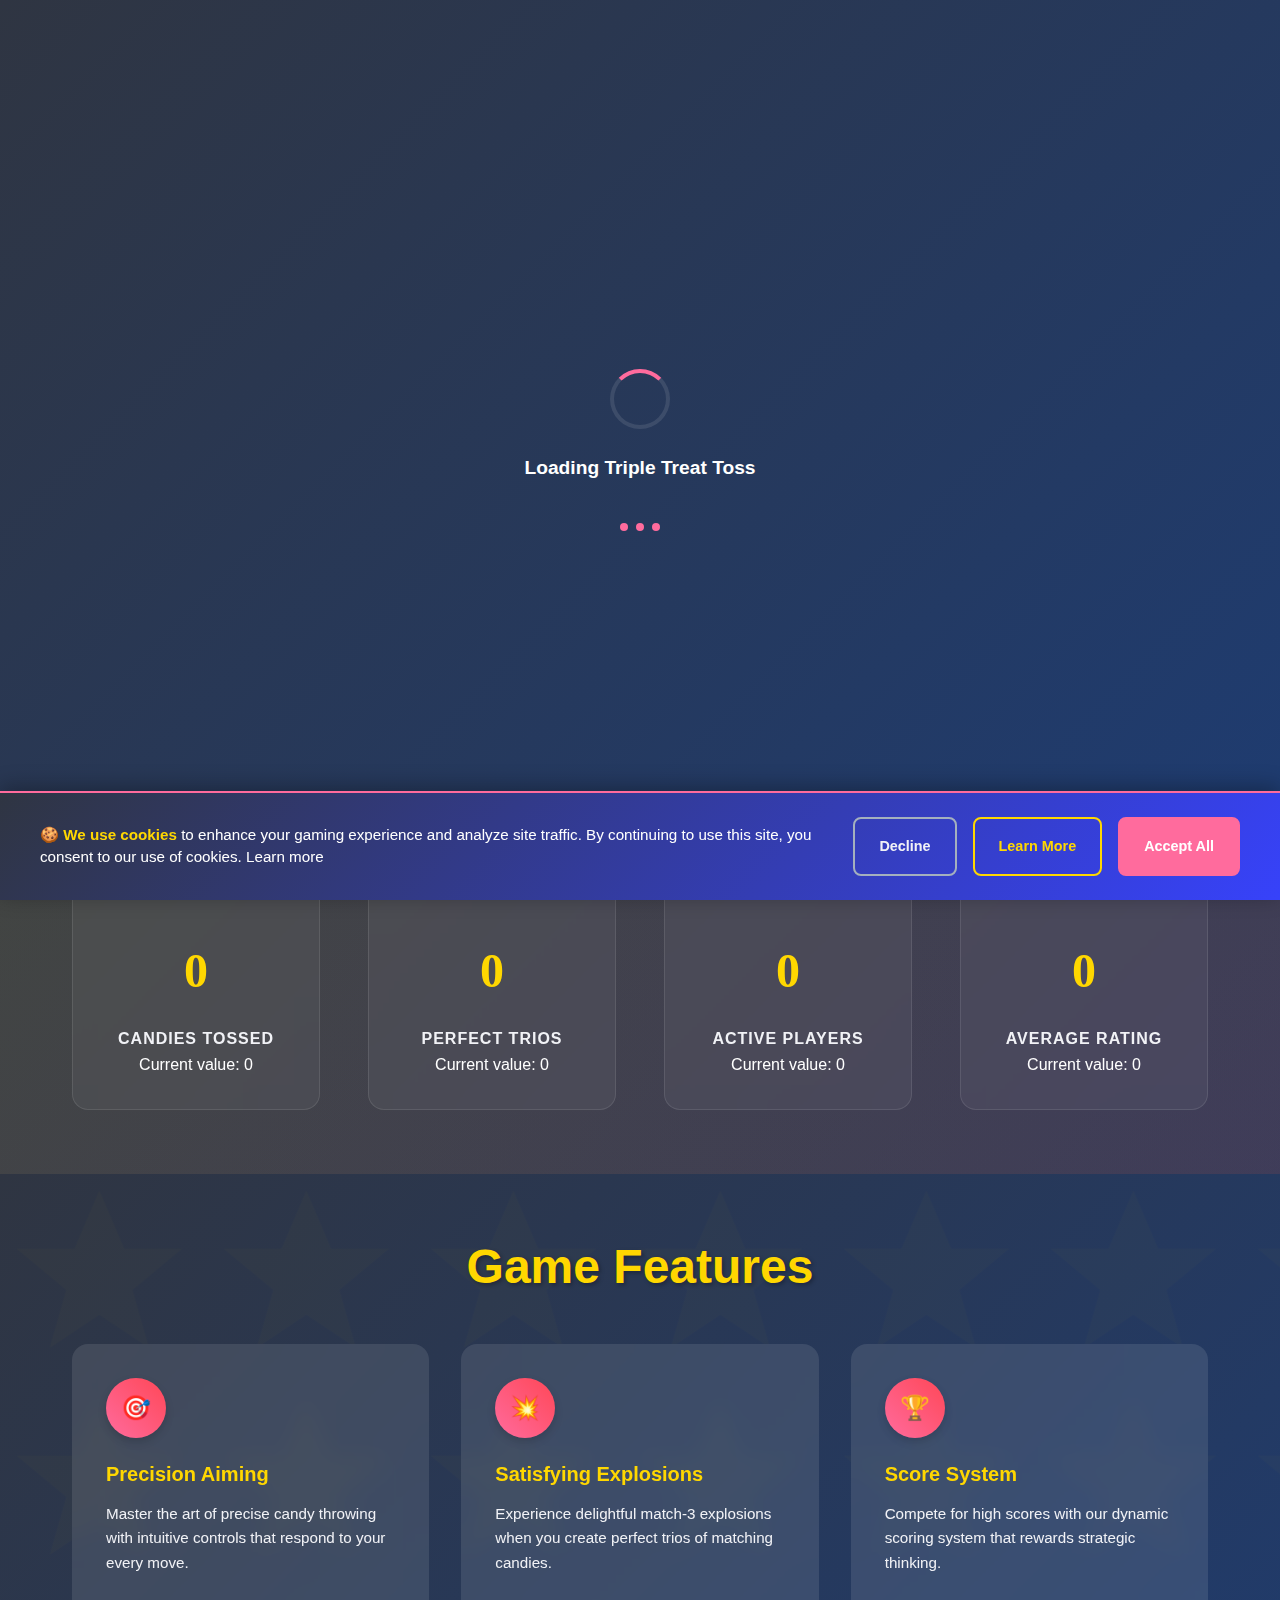
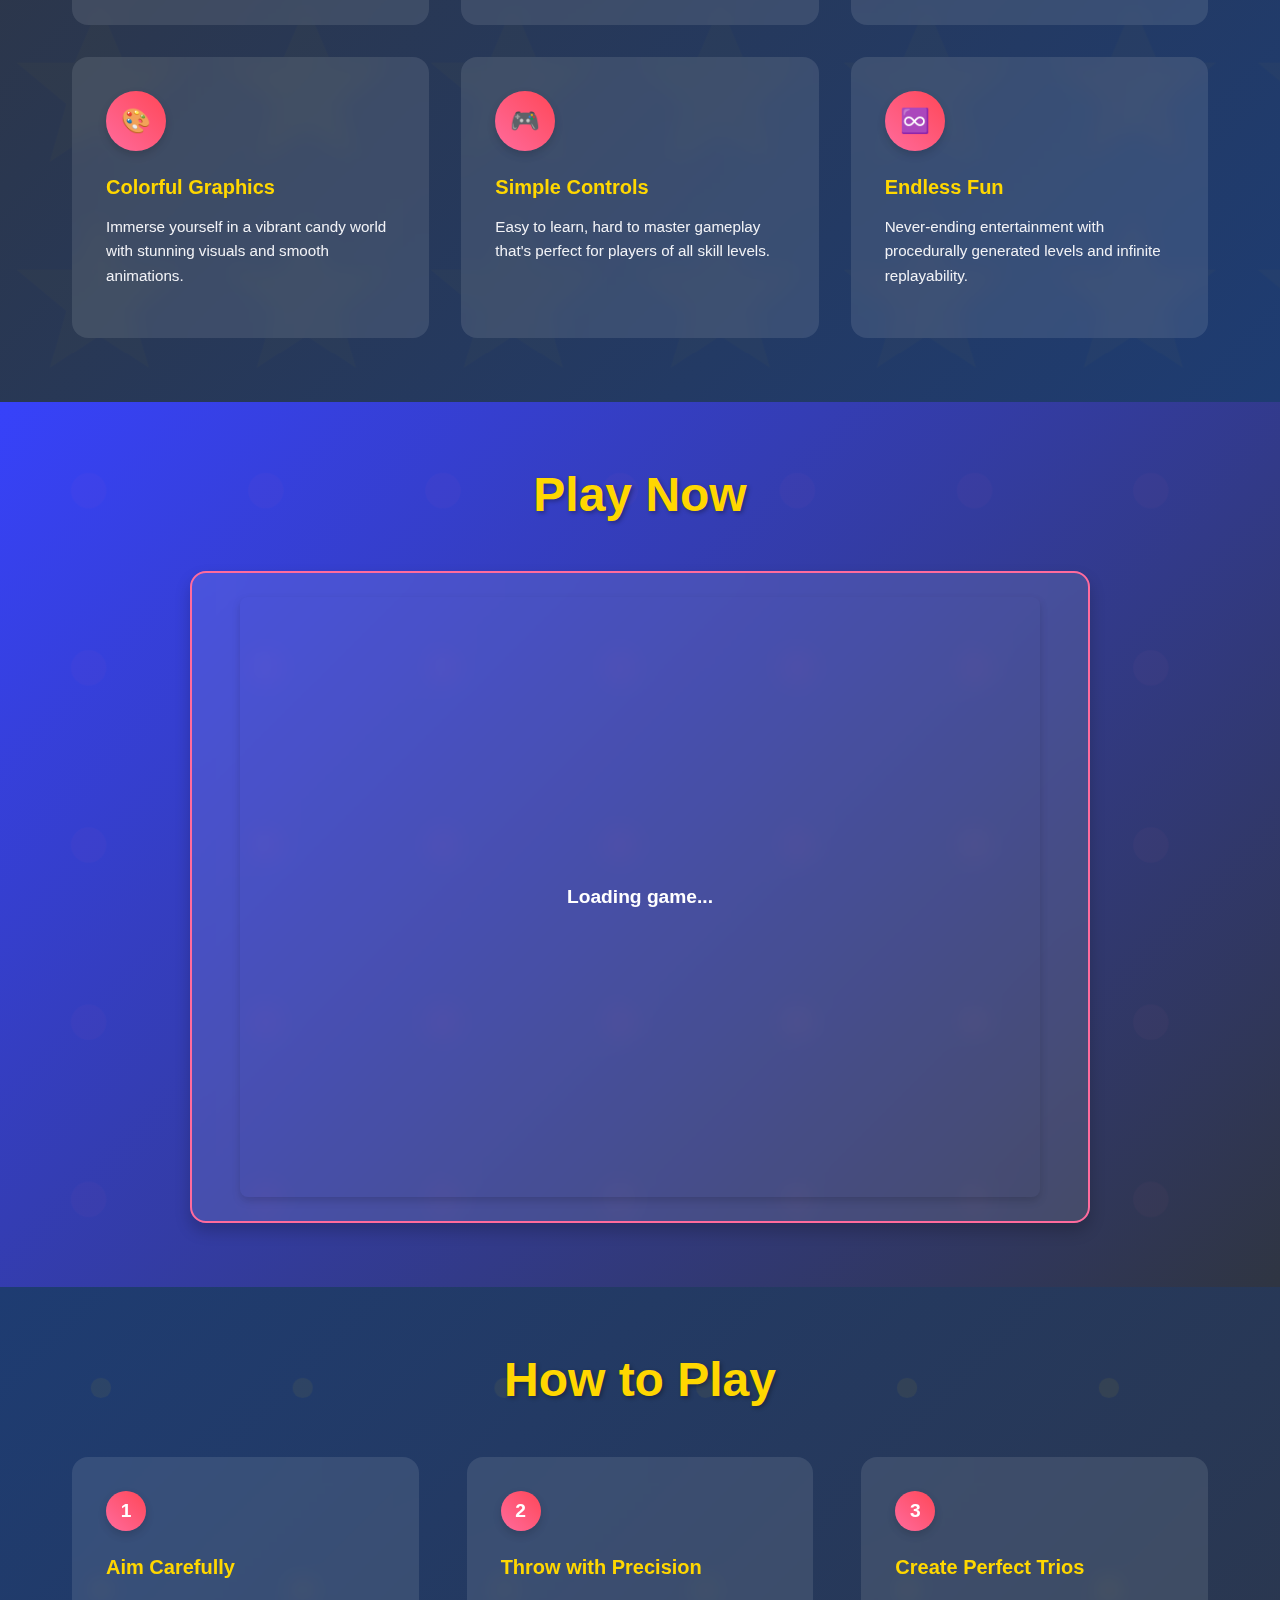
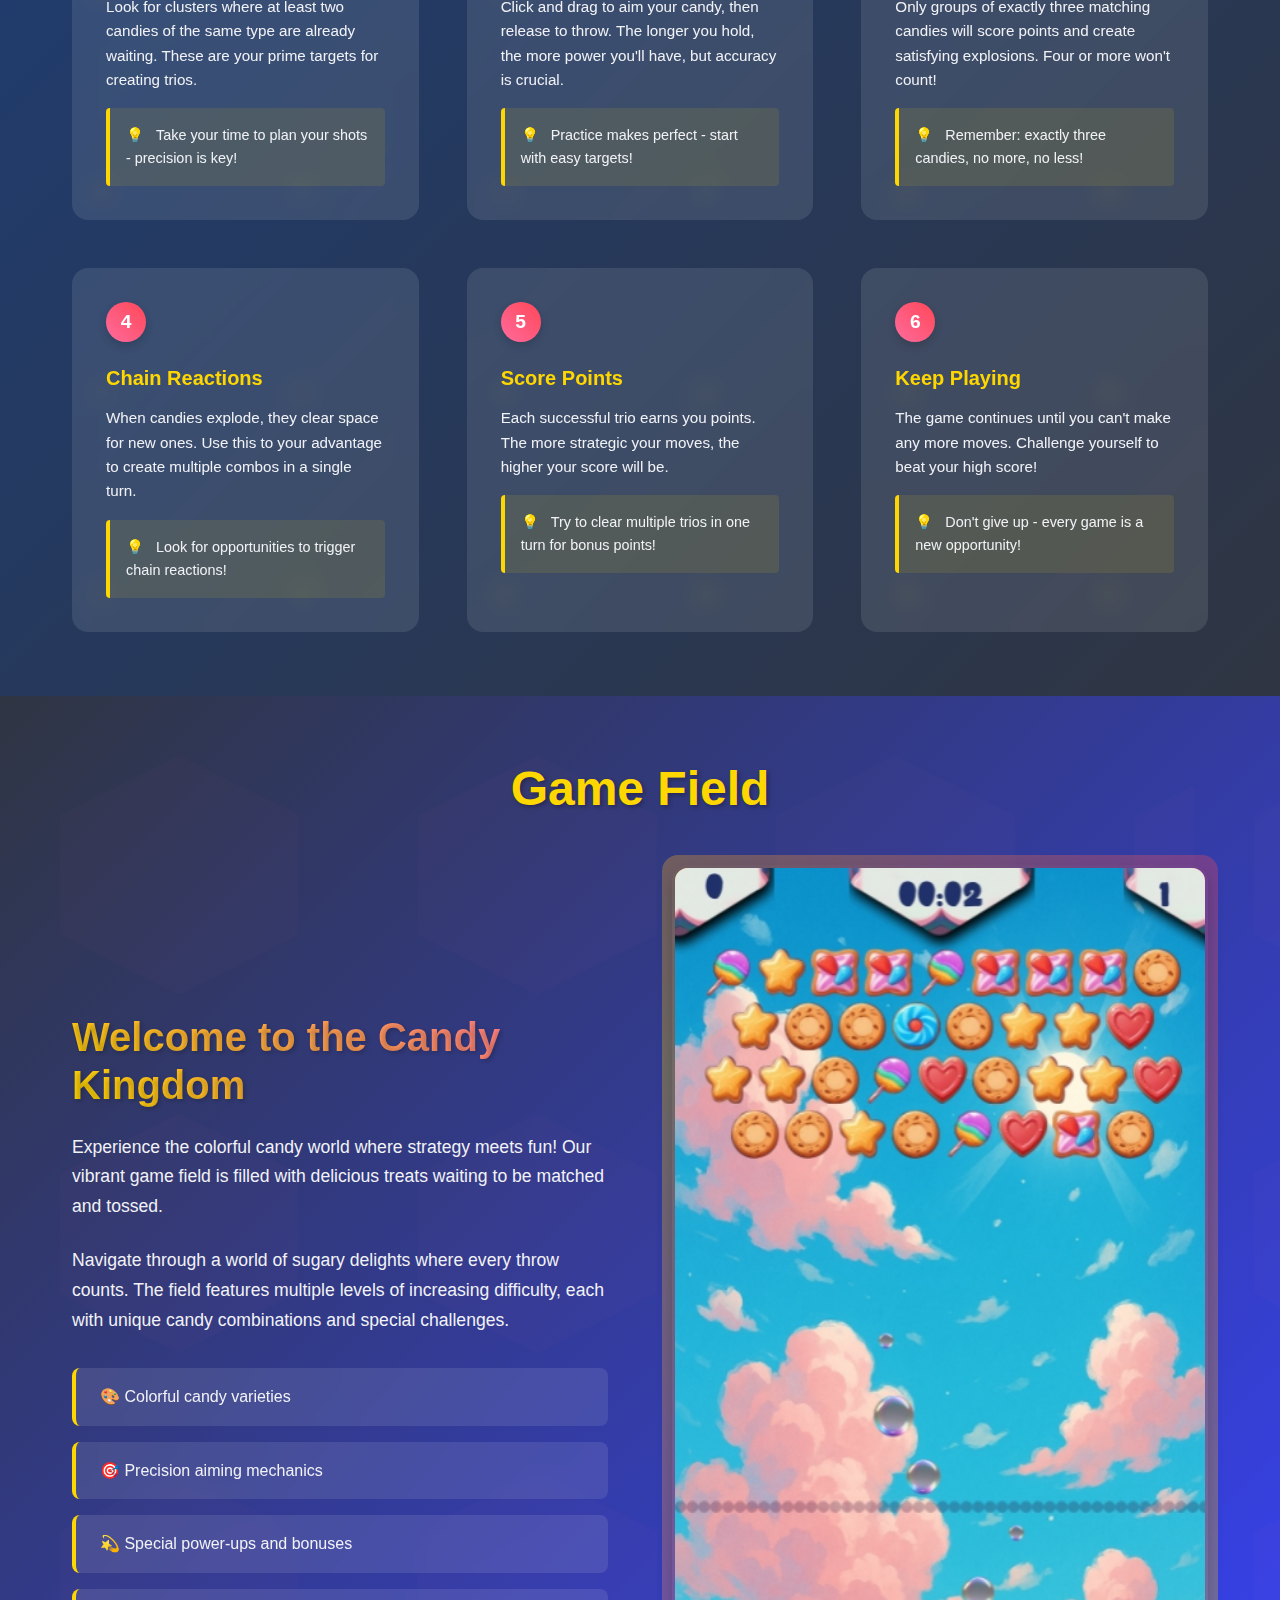
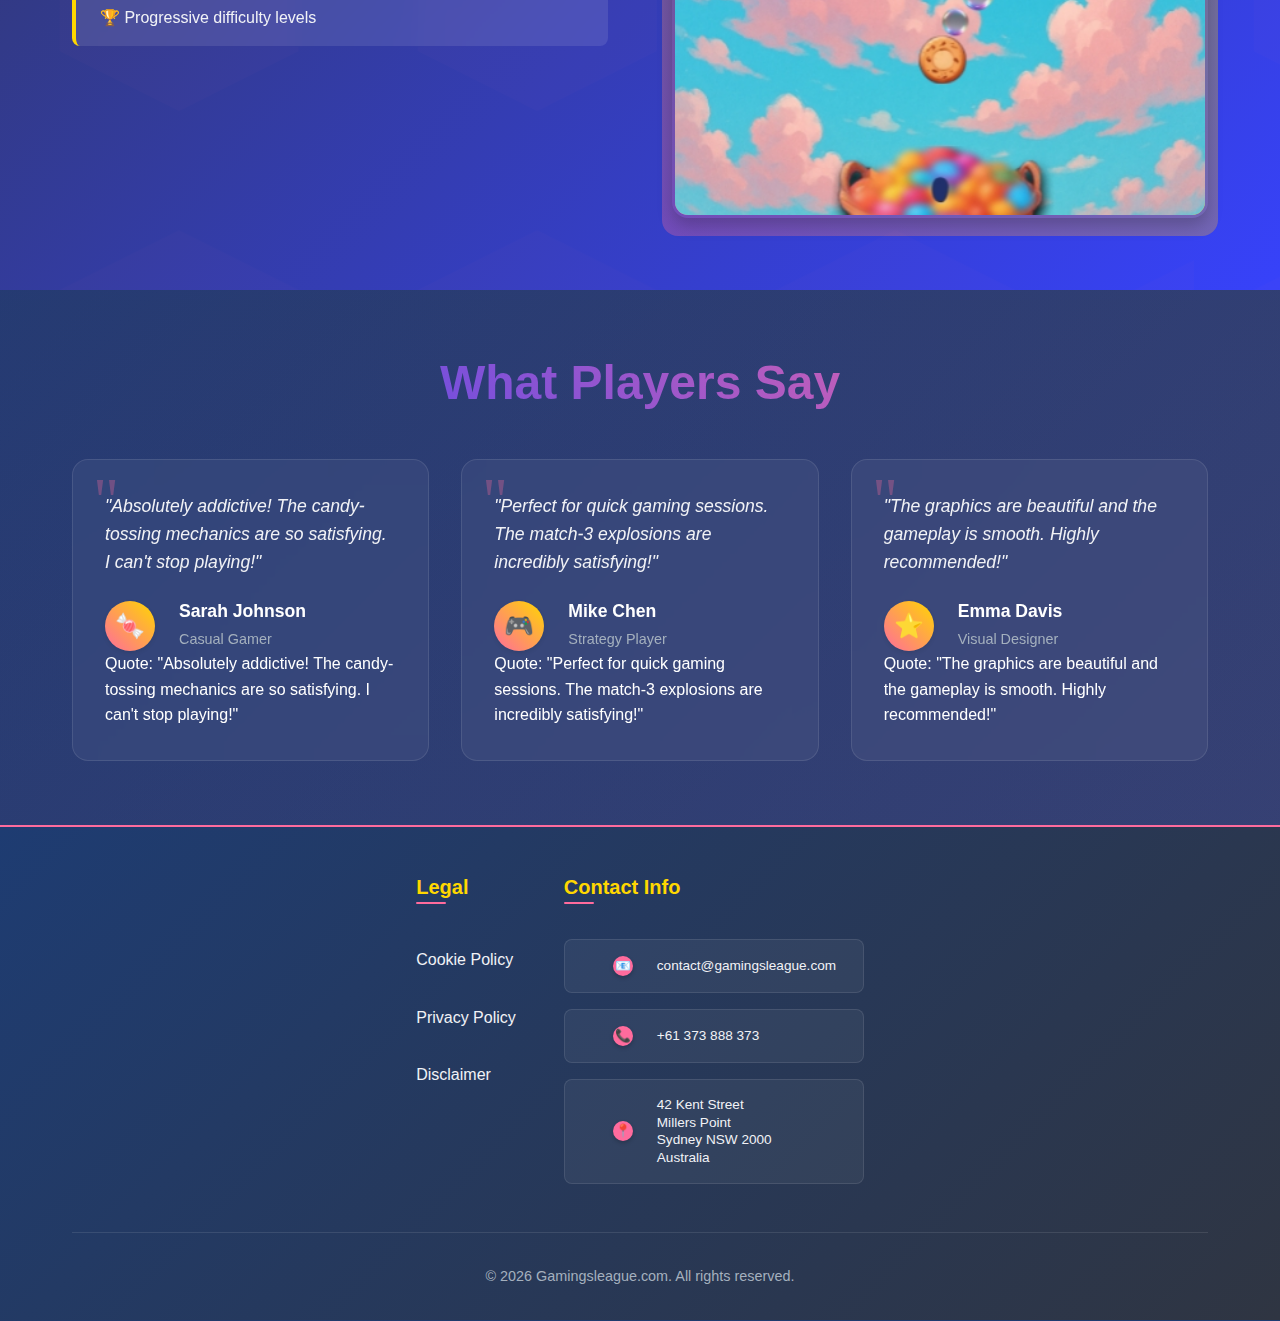
<file: index.html>
<!DOCTYPE html>
<html lang="en">
  <head>
    <meta charset="UTF-8" />
    <meta name="viewport" content="width=device-width, initial-scale=1.0" />
    <meta
      name="description"
      content="In Triple Treat Toss, your sweet skills are put to the test! Aim carefully and throw candies toward clusters where at least two more of the same type are waiting. When your thrown candy forms a perfect trio, they vanish in a delightful blast — earning you points and clearing the way for more fun. But precision matters: only groups of exactly three matching candies will score. Can you master the art of candy tossing and rack up the highest score? Key Features: Addictive candy-tossing gameplay Aim-and-throw mechanics requiring precision and strategy Satisfying match-3 explosions Simple controls, endless fun"
    />
    <meta name="keywords" content="Best, Candy, Casual, Match-3" />
    <title>Gamingsleague.com - Sweet Candy Tossing Game</title>
    <link rel="icon" type="image/jpeg" href="./img/favic.jpg" />
    <link rel="stylesheet" href="./css/main.css" />
    <link rel="stylesheet" href="./css/cookie-banner.css" />
    <link rel="stylesheet" href="./css/header.css" />
    <link rel="stylesheet" href="./css/footer.css" />
    <link rel="stylesheet" href="./css/hero.css" />
    <link rel="stylesheet" href="./css/game-section.css" />
    <link rel="stylesheet" href="./css/features.css" />
    <link rel="stylesheet" href="./css/how-to-play.css" />
    <link rel="stylesheet" href="./css/field.css" />
    <link rel="stylesheet" href="./css/screenshots.css" />
    <link rel="stylesheet" href="./css/statistics.css" />
    <link rel="stylesheet" href="./css/testimonials.css" />
    <link rel="stylesheet" href="./css/reviews.css" />
  </head>
  <body>
    <div id="header-container"></div>

    <main>
      <section id="hero-section" class="hero-section">
        <div class="hero-background">
          <div class="hero-overlay"></div>
          <div class="hero-content">
            <div class="hero-text">
              <h1 class="hero-title">Triple Treat Toss</h1>
              <p class="hero-subtitle">
                Master the art of candy tossing and create perfect trios!
              </p>
              <div class="hero-buttons">
                <a href="#game-section" class="hero-btn primary">Play Now</a>
                <a href="#features-section" class="hero-btn secondary"
                  >Learn More</a
                >
              </div>
            </div>
            <div class="hero-visual">
              <div class="hero-image">
                <img src="./img/triple_hiro.jpg" alt="Triple Treat Toss Game" />
              </div>
            </div>
          </div>
        </div>
      </section>

      <section id="statistics-section" class="statistics-section">
        <div class="container">
          <h2>Game Statistics</h2>
          <div class="statistics-grid">
            <div class="stat-item fade-in">
              <div class="stat-icon">🎯</div>
              <div class="stat-number" data-target="1000000">0</div>
              <div class="stat-label">Candies Tossed</div>
            </div>
            <div class="stat-item fade-in">
              <div class="stat-icon">💥</div>
              <div class="stat-number" data-target="500000">0</div>
              <div class="stat-label">Perfect Trios</div>
            </div>
            <div class="stat-item fade-in">
              <div class="stat-icon">🏆</div>
              <div class="stat-number" data-target="10000">0</div>
              <div class="stat-label">Active Players</div>
            </div>
            <div class="stat-item fade-in">
              <div class="stat-icon">⭐</div>
              <div class="stat-number" data-target="4.8">0</div>
              <div class="stat-label">Average Rating</div>
            </div>
          </div>
        </div>
      </section>

      <section id="features-section" class="features-section">
        <div class="container">
          <h2>Game Features</h2>
          <div class="features-grid" id="features-container">
            <!-- Features will be loaded from JSON -->
          </div>
        </div>
      </section>

      <section id="game-section" class="game-section">
        <div class="container">
          <h2>Play Now</h2>
          <div class="game-frame">
            <iframe
              src="https://html5.gamemonetize.co/hzpd46ld62qhr4l5rdplkkvj58q30iwc/"
              width="800"
              height="600"
              scrolling="none"
              frameborder="0"
              title="Triple Treat Toss Game"
            >
            </iframe>
          </div>
        </div>
      </section>

      <section id="how-to-play-section" class="how-to-play-section">
        <div class="container">
          <h2>How to Play</h2>
          <div class="how-to-play-content" id="how-to-play-container">
            <!-- Content will be loaded from JSON -->
          </div>
        </div>
      </section>

      <section id="field-section" class="field-section">
        <div class="container">
          <h2>Game Field</h2>
          <div class="field-content">
            <div class="field-text">
              <h3>Welcome to the Candy Kingdom</h3>
              <p>
                Experience the colorful candy world where strategy meets fun!
                Our vibrant game field is filled with delicious treats waiting
                to be matched and tossed.
              </p>
              <p>
                Navigate through a world of sugary delights where every throw
                counts. The field features multiple levels of increasing
                difficulty, each with unique candy combinations and special
                challenges.
              </p>
              <ul class="field-features">
                <li>🎨 Colorful candy varieties</li>
                <li>🎯 Precision aiming mechanics</li>
                <li>💫 Special power-ups and bonuses</li>
                <li>🏆 Progressive difficulty levels</li>
              </ul>
            </div>
            <div class="field-image">
              <img src="./img/triple_sect2.jpg" alt="Game Field" />
            </div>
          </div>
        </div>
      </section>

      <section id="testimonials-section" class="testimonials-section">
        <div class="container">
          <h2>What Players Say</h2>
          <div class="testimonials-grid">
            <div class="testimonial-item fade-in">
              <div class="testimonial-content">
                <p>
                  "Absolutely addictive! The candy-tossing mechanics are so
                  satisfying. I can't stop playing!"
                </p>
                <div class="testimonial-author">
                  <div class="author-avatar">🍬</div>
                  <div class="author-info">
                    <h4>Sarah Johnson</h4>
                    <span>Casual Gamer</span>
                  </div>
                </div>
              </div>
            </div>
            <div class="testimonial-item fade-in">
              <div class="testimonial-content">
                <p>
                  "Perfect for quick gaming sessions. The match-3 explosions are
                  incredibly satisfying!"
                </p>
                <div class="testimonial-author">
                  <div class="author-avatar">🎮</div>
                  <div class="author-info">
                    <h4>Mike Chen</h4>
                    <span>Strategy Player</span>
                  </div>
                </div>
              </div>
            </div>
            <div class="testimonial-item fade-in">
              <div class="testimonial-content">
                <p>
                  "The graphics are beautiful and the gameplay is smooth. Highly
                  recommended!"
                </p>
                <div class="testimonial-author">
                  <div class="author-avatar">⭐</div>
                  <div class="author-info">
                    <h4>Emma Davis</h4>
                    <span>Visual Designer</span>
                  </div>
                </div>
              </div>
            </div>
          </div>
        </div>
      </section>
    </main>

    <div id="footer-container"></div>

    <script src="./js/main.js"></script>
    <script src="./js/cookie-banner.js"></script>
    <script src="./js/header.js"></script>
    <script src="./js/footer.js"></script>
    <script src="./js/hero.js"></script>
    <script src="./js/game-section.js"></script>
    <script src="./js/features.js"></script>
    <script src="./js/how-to-play.js"></script>
    <script src="./js/field.js"></script>
    <script src="./js/screenshots.js"></script>
    <script src="./js/statistics.js"></script>
    <script src="./js/testimonials.js"></script>
    <script src="./js/reviews.js"></script>
  </body>
</html>
</file>
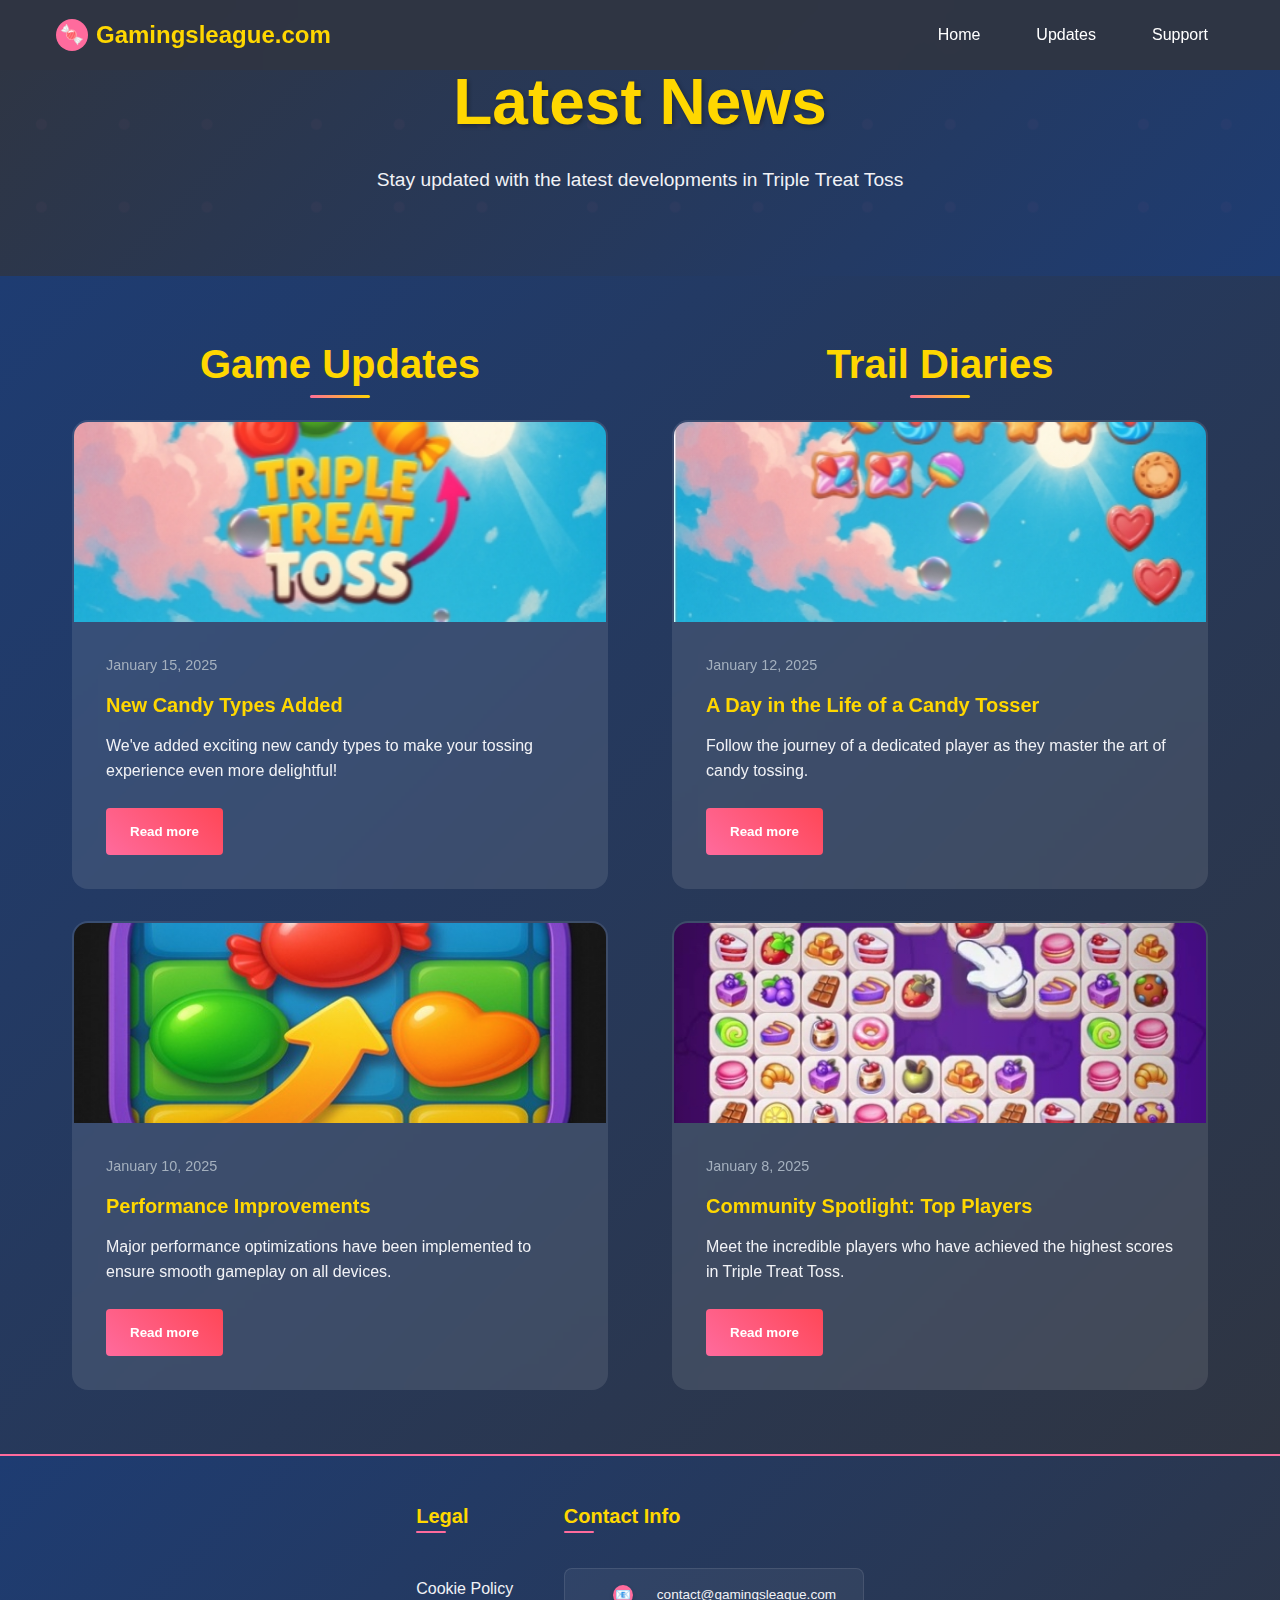
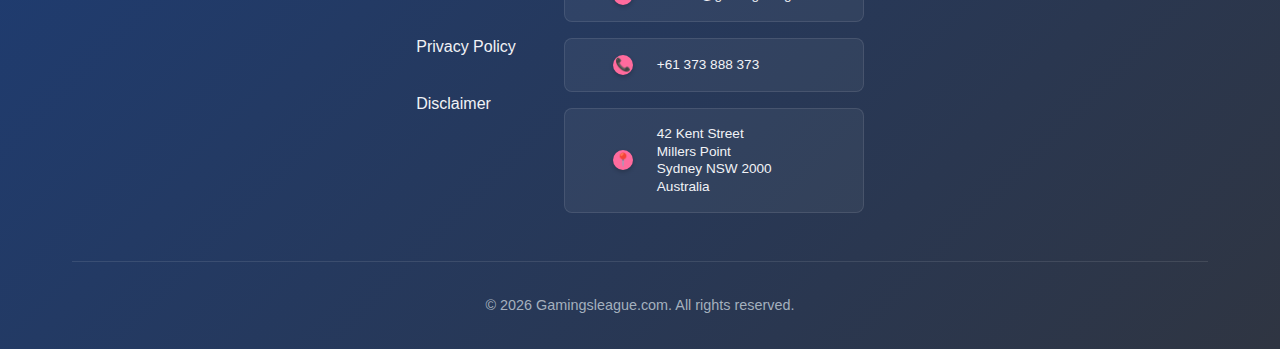
<file: novelty-log.html>
<!DOCTYPE html>
<html lang="en">
  <head>
    <meta charset="UTF-8" />
    <meta name="viewport" content="width=device-width, initial-scale=1.0" />
    <meta
      name="description"
      content="Latest news and updates for Triple Treat Toss - Game updates, trail diaries, and exciting new features for the candy-tossing adventure game."
    />
    <meta
      name="keywords"
      content="Triple Treat Toss, Game Updates, Trail Diaries, Candy Game, Match-3"
    />
    <title>News - Gamingsleague.com</title>
    <link rel="icon" type="image/jpeg" href="./img/favic.jpg" />
    <link rel="stylesheet" href="./css/main.css" />
    <link rel="stylesheet" href="./css/cookie-banner.css" />
    <link rel="stylesheet" href="./css/header.css" />
    <link rel="stylesheet" href="./css/footer.css" />
    <link rel="stylesheet" href="./css/news.css" />
  </head>
  <body>
    <div id="header-container"></div>

    <main>
      <section class="news-hero">
        <div class="container">
          <h1>Latest News</h1>
          <p>Stay updated with the latest developments in Triple Treat Toss</p>
        </div>
      </section>

      <section class="news-content">
        <div class="container">
          <div class="news-grid">
            <div class="news-section">
              <h2>Game Updates</h2>
              <div class="news-cards" id="game-updates-container">
                <div class="news-card fade-in" data-id="1">
                  <div class="news-card-image">
                    <img
                      src="./img/triple_card1.jpg"
                      alt="New Candy Types Added"
                      loading="lazy"
                    />
                  </div>
                  <div class="news-card-content">
                    <div class="news-card-date">January 15, 2025</div>
                    <h3 class="news-card-title">New Candy Types Added</h3>
                    <p class="news-card-excerpt">
                      We've added exciting new candy types to make your tossing
                      experience even more delightful!
                    </p>
                    <p class="news-card-full-text">
                      We've added exciting new candy types to make your tossing
                      experience even more delightful! The new candies include
                      rainbow lollipops, chocolate truffles, and gummy bears.
                      Each candy type has unique properties that affect gameplay
                      - some are easier to match, while others provide bonus
                      points when you create perfect trios. The update also
                      includes improved visual effects and smoother animations
                      for a more polished gaming experience.
                    </p>
                    <button class="read-more-btn" onclick="toggleReadMore(1)">
                      Read more
                    </button>
                  </div>
                </div>
                <div class="news-card fade-in" data-id="2">
                  <div class="news-card-image">
                    <img
                      src="./img/triple_card2.jpg"
                      alt="Performance Improvements"
                      loading="lazy"
                    />
                  </div>
                  <div class="news-card-content">
                    <div class="news-card-date">January 10, 2025</div>
                    <h3 class="news-card-title">Performance Improvements</h3>
                    <p class="news-card-excerpt">
                      Major performance optimizations have been implemented to
                      ensure smooth gameplay on all devices.
                    </p>
                    <p class="news-card-full-text">
                      Major performance optimizations have been implemented to
                      ensure smooth gameplay on all devices. We've reduced
                      loading times by 40% and improved frame rates across all
                      platforms. The game now runs more efficiently on mobile
                      devices while maintaining the same high-quality graphics.
                      We've also fixed several minor bugs and improved the
                      overall stability of the game.
                    </p>
                    <button class="read-more-btn" onclick="toggleReadMore(2)">
                      Read more
                    </button>
                  </div>
                </div>
              </div>
            </div>

            <div class="news-section">
              <h2>Trail Diaries</h2>
              <div class="news-cards" id="trail-diaries-container">
                <div class="news-card fade-in" data-id="3">
                  <div class="news-card-image">
                    <img
                      src="./img/triple_card3.jpg"
                      alt="A Day in the Life of a Candy Tosser"
                      loading="lazy"
                    />
                  </div>
                  <div class="news-card-content">
                    <div class="news-card-date">January 12, 2025</div>
                    <h3 class="news-card-title">
                      A Day in the Life of a Candy Tosser
                    </h3>
                    <p class="news-card-excerpt">
                      Follow the journey of a dedicated player as they master
                      the art of candy tossing.
                    </p>
                    <p class="news-card-full-text">
                      Follow the journey of a dedicated player as they master
                      the art of candy tossing. From their first tentative
                      throws to becoming a precision expert, this diary
                      chronicles the ups and downs of learning the game.
                      Discover the strategies they developed, the challenges
                      they faced, and the satisfaction of finally achieving that
                      perfect score. It's a story of persistence, skill
                      development, and the joy of gaming.
                    </p>
                    <button class="read-more-btn" onclick="toggleReadMore(3)">
                      Read more
                    </button>
                  </div>
                </div>
                <div class="news-card fade-in" data-id="4">
                  <div class="news-card-image">
                    <img
                      src="./img/triple_card4.jpg"
                      alt="Community Spotlight: Top Players"
                      loading="lazy"
                    />
                  </div>
                  <div class="news-card-content">
                    <div class="news-card-date">January 8, 2025</div>
                    <h3 class="news-card-title">
                      Community Spotlight: Top Players
                    </h3>
                    <p class="news-card-excerpt">
                      Meet the incredible players who have achieved the highest
                      scores in Triple Treat Toss.
                    </p>
                    <p class="news-card-full-text">
                      Meet the incredible players who have achieved the highest
                      scores in Triple Treat Toss. We interviewed several top
                      players to learn their secrets, strategies, and what makes
                      the game so addictive for them. From casual players who
                      enjoy quick sessions to hardcore gamers who spend hours
                      perfecting their technique, each player brings a unique
                      perspective to the candy-tossing world.
                    </p>
                    <button class="read-more-btn" onclick="toggleReadMore(4)">
                      Read more
                    </button>
                  </div>
                </div>
              </div>
            </div>
          </div>
        </div>
      </section>
    </main>

    <div id="footer-container">
      <footer class="footer fade-in">
        <div class="footer-container">
          <div class="footer-content">
            <div class="footer-section">
              <h3>Legal</h3>
              <div class="footer-links">
                <a href="./trip-cookies.html" class="footer-link"
                  >Cookie Policy</a
                >
                <a href="./trip-privacy.html" class="footer-link"
                  >Privacy Policy</a
                >
                <a href="./trip-disclaimer.html" class="footer-link"
                  >Disclaimer</a
                >
              </div>
            </div>

            <div class="footer-section">
              <h3>Contact Info</h3>
              <div class="footer-contact">
                <div class="contact-item">
                  <div class="contact-icon">📧</div>
                  <div class="contact-text">contact@gamingsleague.com</div>
                </div>
                <div class="contact-item">
                  <div class="contact-icon">📞</div>
                  <div class="contact-text">+61 373 888 373</div>
                </div>
                <div class="contact-item">
                  <div class="contact-icon">📍</div>
                  <div class="contact-text">
                    42 Kent Street<br />
                    Millers Point<br />
                    Sydney NSW 2000<br />
                    Australia
                  </div>
                </div>
              </div>
            </div>
          </div>

          <div class="footer-bottom">
            <div class="copyright">
              © <span class="copyright-year">2024</span>
              Gamingsleague.com. All rights reserved.
            </div>
          </div>
        </div>
      </footer>
    </div>

    <script src="./js/utils.js"></script>
    <script src="./js/cookie-banner.js"></script>
    <script src="./js/header.js"></script>
    <script src="./js/footer.js"></script>
    <script src="./js/news-simple.js"></script>
  </body>
</html>
</file>
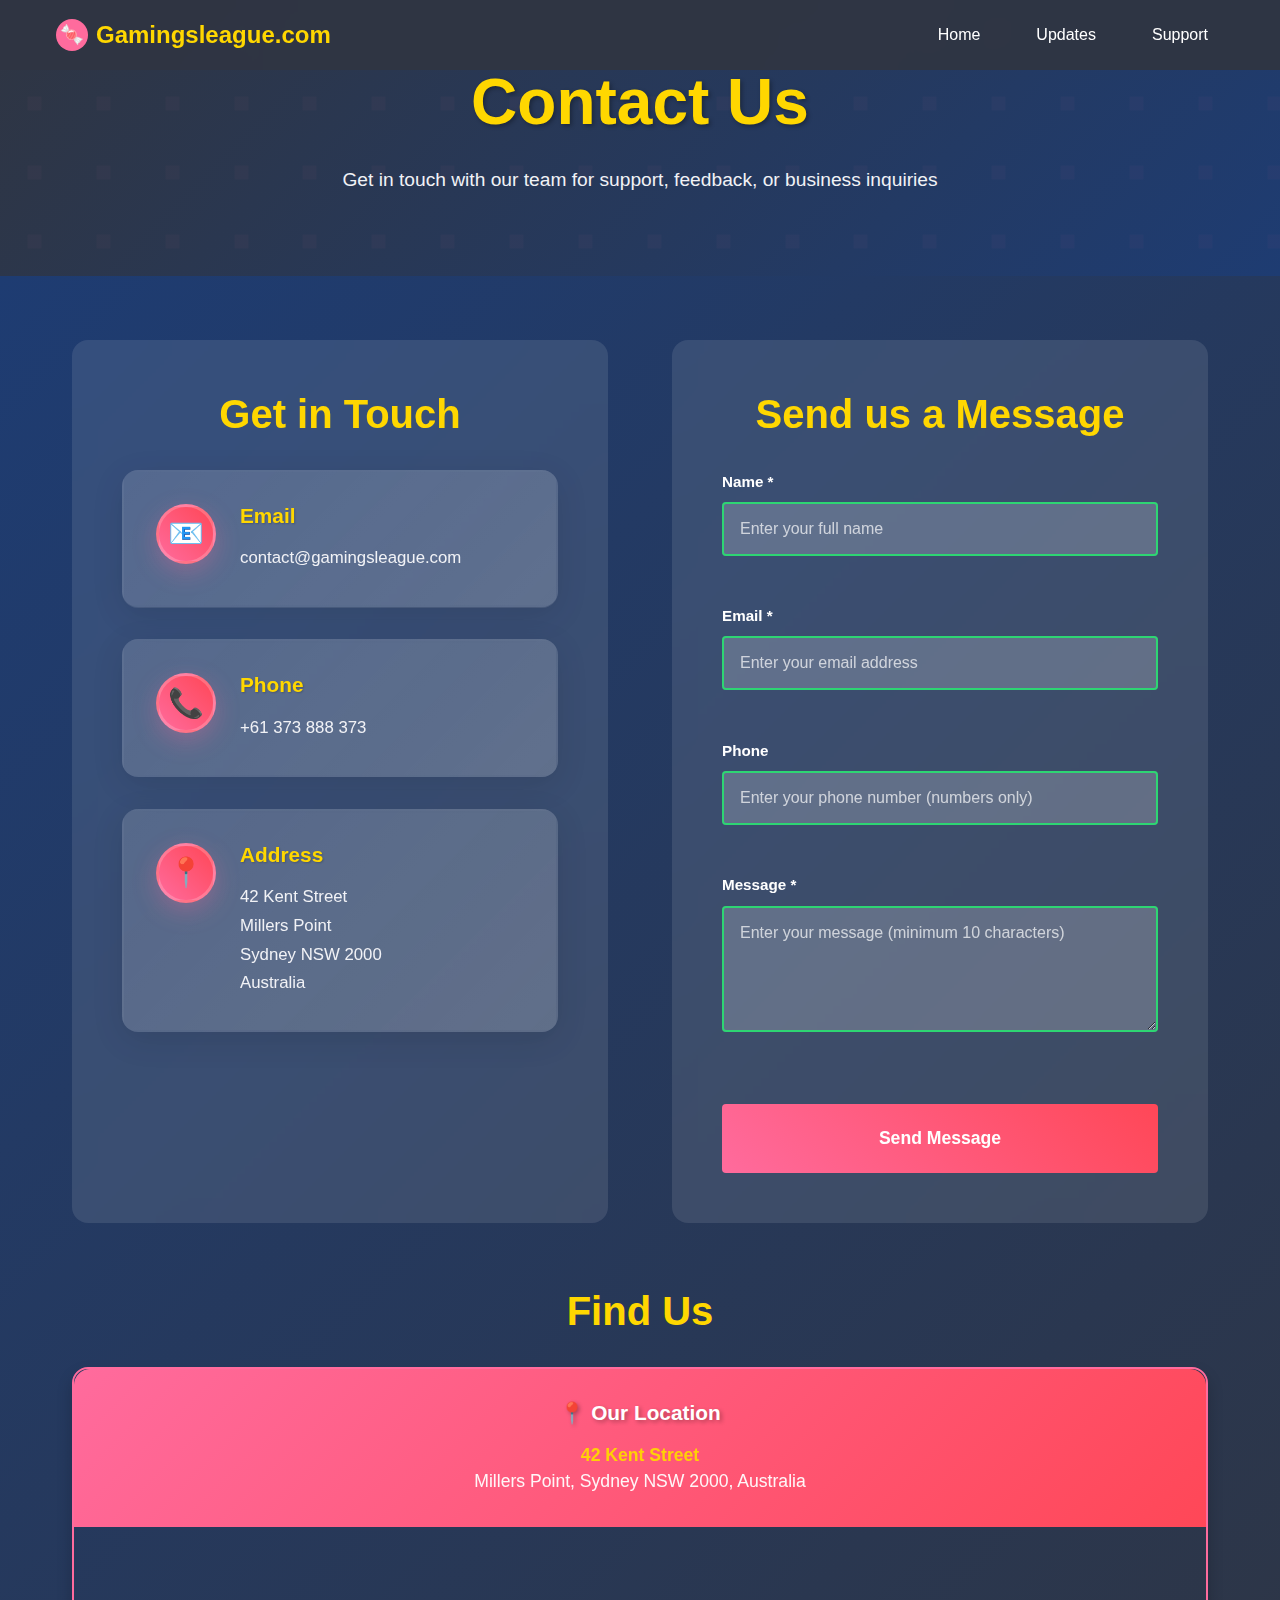
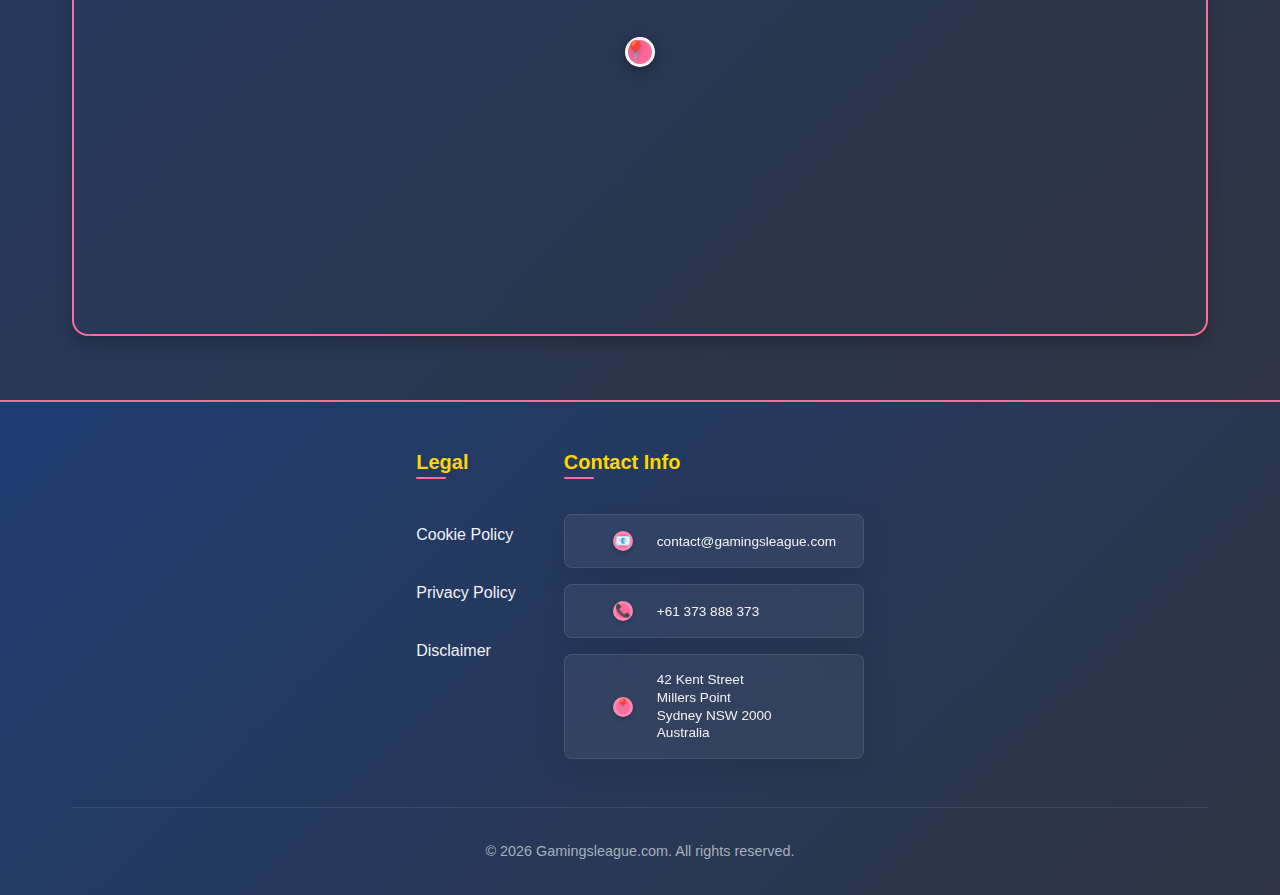
<file: trip-contacts.html>
<!DOCTYPE html>
<html lang="en">
  <head>
    <meta charset="UTF-8" />
    <meta name="viewport" content="width=device-width, initial-scale=1.0" />
    <meta
      name="description"
      content="Contact Triple Treat Toss - Get in touch with our team for support, feedback, or business inquiries. Located in Sydney, Australia."
    />
    <meta
      name="keywords"
      content="Contact, Triple Treat Toss, Support, Sydney, Australia"
    />
    <title>Contact - Gamingsleague.com</title>
    <link rel="icon" type="image/jpeg" href="./img/favic.jpg" />
    <link rel="stylesheet" href="./css/main.css" />
    <link rel="stylesheet" href="./css/cookie-banner.css" />
    <link rel="stylesheet" href="./css/header.css" />
    <link rel="stylesheet" href="./css/footer.css" />
    <link rel="stylesheet" href="./css/contacts.css" />
  </head>
  <body>
    <div id="header-container"></div>

    <main>
      <section class="contact-hero">
        <div class="container">
          <h1>Contact Us</h1>
          <p>
            Get in touch with our team for support, feedback, or business
            inquiries
          </p>
        </div>
      </section>

      <section class="contact-content">
        <div class="container">
          <div class="contact-grid">
            <div class="contact-info">
              <h2>Get in Touch</h2>
              <div class="contact-details">
                <div class="contact-item">
                  <div class="contact-icon">📧</div>
                  <div class="contact-text">
                    <h3>Email</h3>
                    <p>contact@gamingsleague.com</p>
                  </div>
                </div>
                <div class="contact-item">
                  <div class="contact-icon">📞</div>
                  <div class="contact-text">
                    <h3>Phone</h3>
                    <p>+61 373 888 373</p>
                  </div>
                </div>
                <div class="contact-item">
                  <div class="contact-icon">📍</div>
                  <div class="contact-text">
                    <h3>Address</h3>
                    <p>
                      42 Kent Street<br />
                      Millers Point<br />
                      Sydney NSW 2000<br />
                      Australia
                    </p>
                  </div>
                </div>
              </div>
            </div>

            <div class="contact-form-section">
              <h2>Send us a Message</h2>
              <form
                class="contact-form"
                id="contact-form"
                action="javascript:void(0);"
              >
                <div class="form-group">
                  <label for="name">Name *</label>
                  <input
                    type="text"
                    id="name"
                    name="name"
                    placeholder="Enter your full name"
                  />
                  <span class="error-message" id="name-error"></span>
                </div>

                <div class="form-group">
                  <label for="email">Email *</label>
                  <input
                    type="email"
                    id="email"
                    name="email"
                    placeholder="Enter your email address"
                  />
                  <span class="error-message" id="email-error"></span>
                </div>

                <div class="form-group">
                  <label for="phone">Phone</label>
                  <input
                    type="tel"
                    id="phone"
                    name="phone"
                    placeholder="Enter your phone number (numbers only)"
                  />
                  <span class="error-message" id="phone-error"></span>
                </div>

                <div class="form-group">
                  <label for="message">Message *</label>
                  <textarea
                    id="message"
                    name="message"
                    rows="5"
                    placeholder="Enter your message (minimum 10 characters)"
                  ></textarea>
                  <span class="error-message" id="message-error"></span>
                </div>

                <button type="submit" class="submit-btn">Send Message</button>
              </form>
            </div>
          </div>

          <div class="map-section">
            <h2>Find Us</h2>
            <div class="map-container">
              <div class="map-address">
                <h4>📍 Our Location</h4>
                <p>
                  <strong>42 Kent Street</strong><br />
                  Millers Point, Sydney NSW 2000, Australia
                </p>
              </div>
              <iframe
                src="https://www.google.com/maps/embed?pb=!1m18!1m12!1m3!1d3312.5!2d151.2067!3d-33.8584!2m3!1f0!2f0!3f0!3m2!1i1024!2i768!4f13.1!3m3!1m2!1s0x6b12ae665e892fdd%3A0xf577d44a219aa6f!2s42%20Kent%20St%2C%20Millers%20Point%20NSW%202000%2C%20Australia!5e0!3m2!1sen!2sau!4v1640995200000!5m2!1sen!2sau"
                width="600"
                height="450"
                style="border: 0"
                allowfullscreen=""
                loading="lazy"
                referrerpolicy="no-referrer-when-downgrade"
              >
              </iframe>
              <div class="map-marker"></div>
            </div>
          </div>
        </div>
      </section>
    </main>

    <div id="footer-container">
      <footer class="footer fade-in">
        <div class="footer-container">
          <div class="footer-content">
            <div class="footer-section">
              <h3>Legal</h3>
              <div class="footer-links">
                <a href="./trip-cookies.html" class="footer-link"
                  >Cookie Policy</a
                >
                <a href="./trip-privacy.html" class="footer-link"
                  >Privacy Policy</a
                >
                <a href="./trip-disclaimer.html" class="footer-link"
                  >Disclaimer</a
                >
              </div>
            </div>

            <div class="footer-section">
              <h3>Contact Info</h3>
              <div class="footer-contact">
                <div class="contact-item">
                  <div class="contact-icon">📧</div>
                  <div class="contact-text">contact@gamingsleague.com</div>
                </div>
                <div class="contact-item">
                  <div class="contact-icon">📞</div>
                  <div class="contact-text">+61 373 888 373</div>
                </div>
                <div class="contact-item">
                  <div class="contact-icon">📍</div>
                  <div class="contact-text">
                    42 Kent Street<br />
                    Millers Point<br />
                    Sydney NSW 2000<br />
                    Australia
                  </div>
                </div>
              </div>
            </div>
          </div>

          <div class="footer-bottom">
            <div class="copyright">
              © <span class="copyright-year">2024</span>
              Gamingsleague.com. All rights reserved.
            </div>
          </div>
        </div>
      </footer>
    </div>

    <script src="./js/utils.js"></script>
    <script src="./js/cookie-banner.js"></script>
    <script src="./js/header.js"></script>
    <script src="./js/footer.js"></script>
    <script src="./js/contact-form.js"></script>
  </body>
</html>
</file>
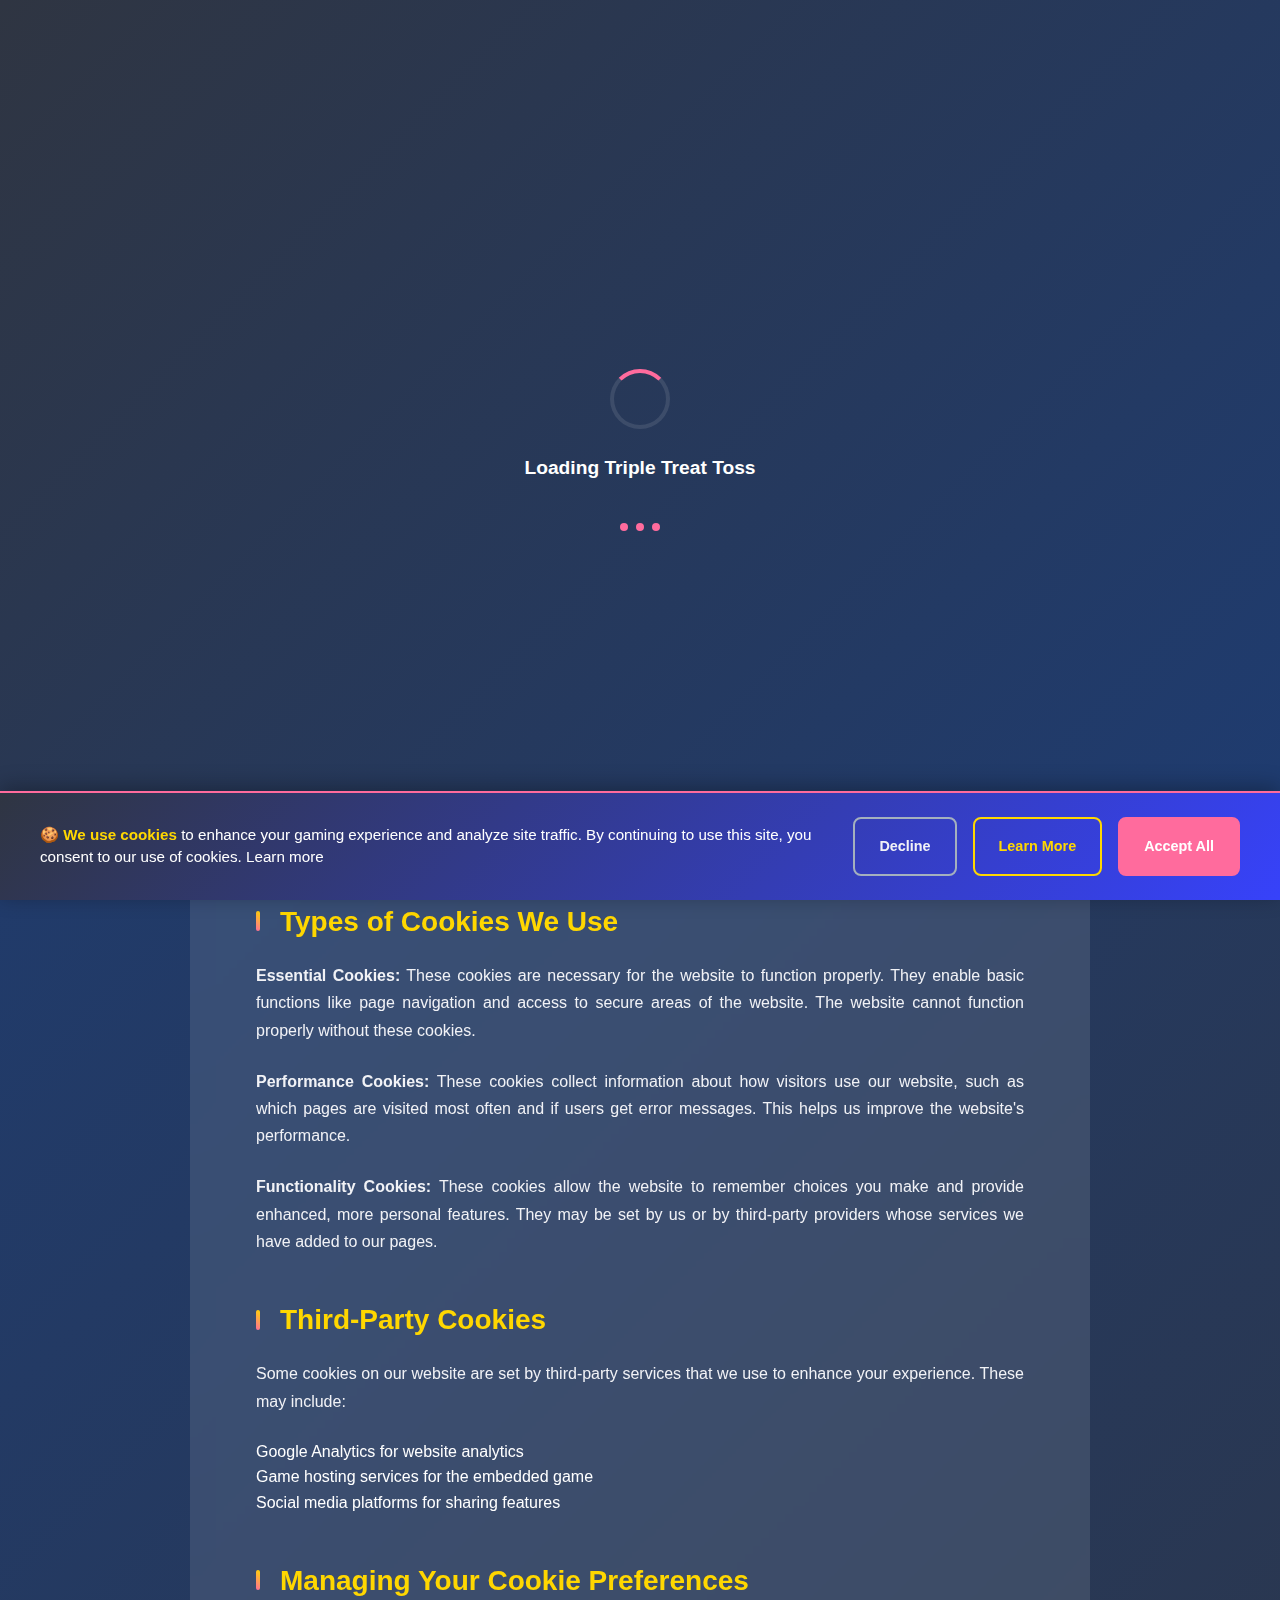
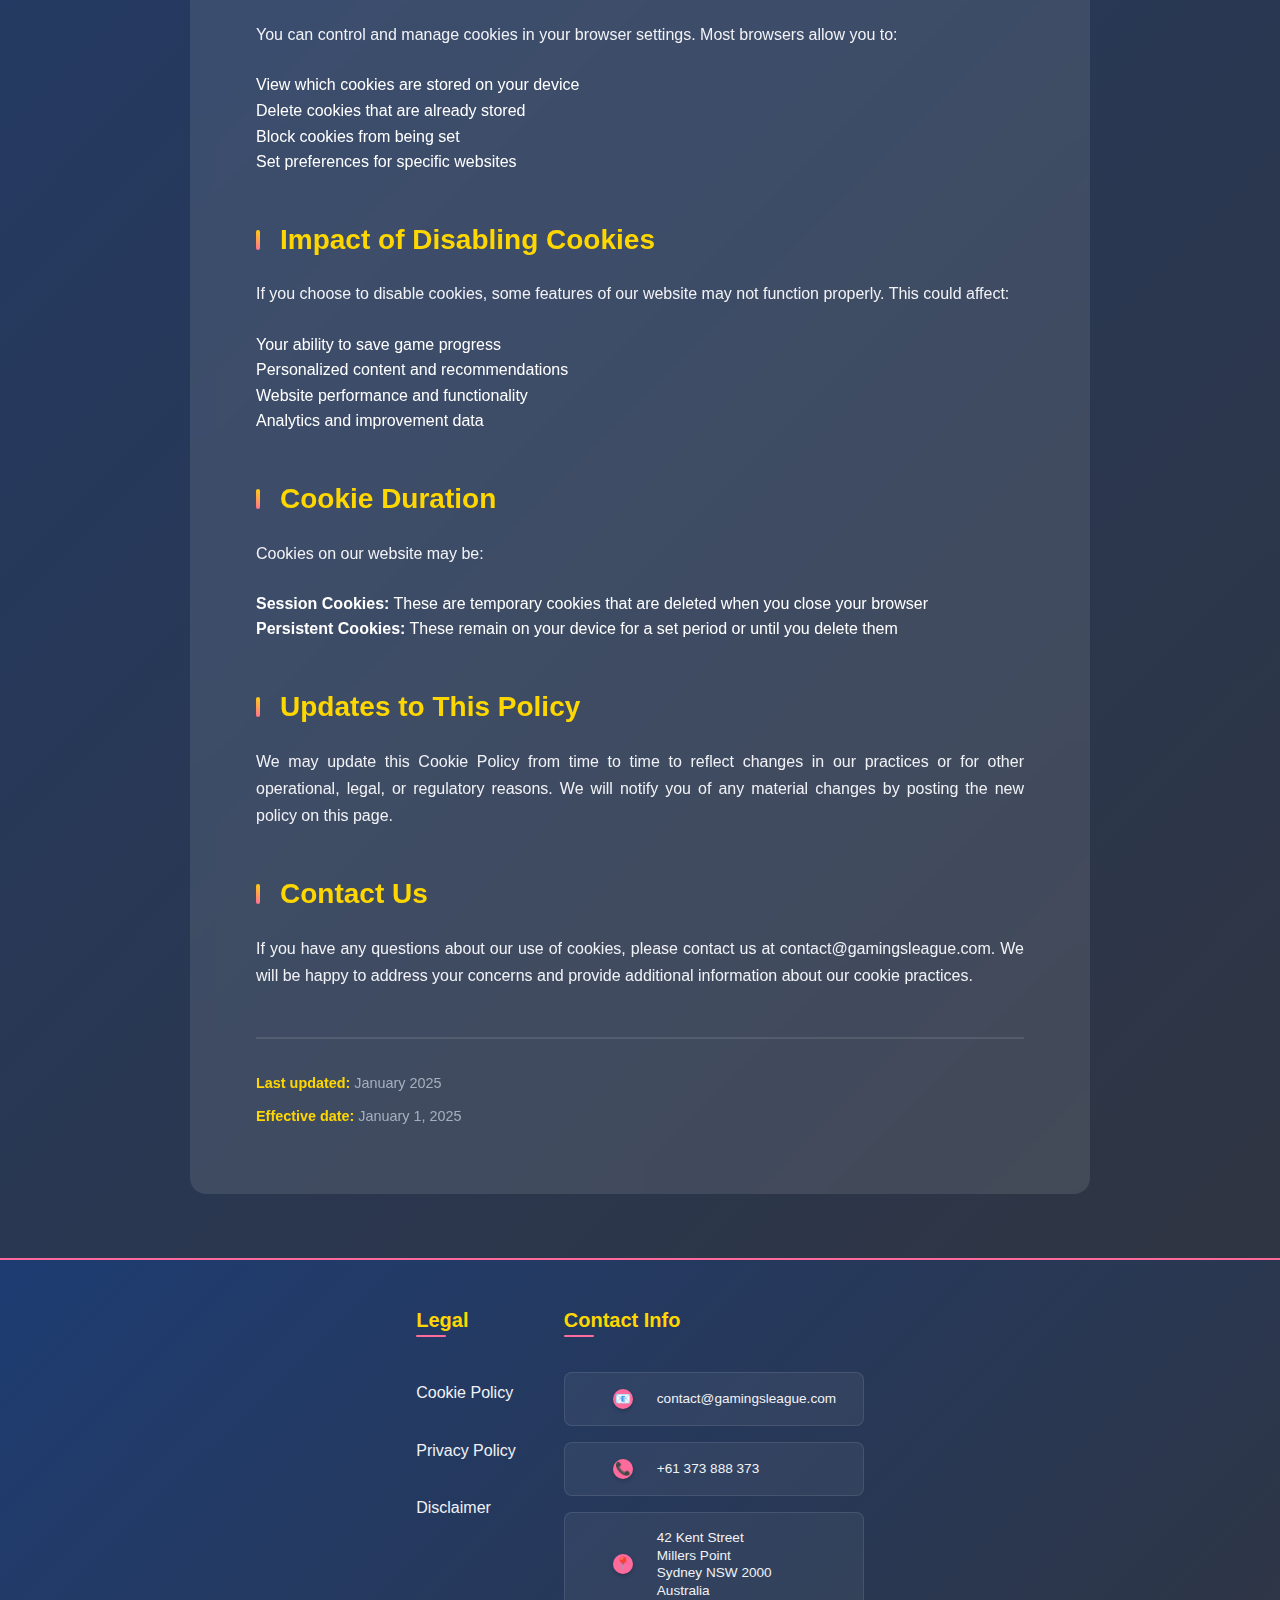
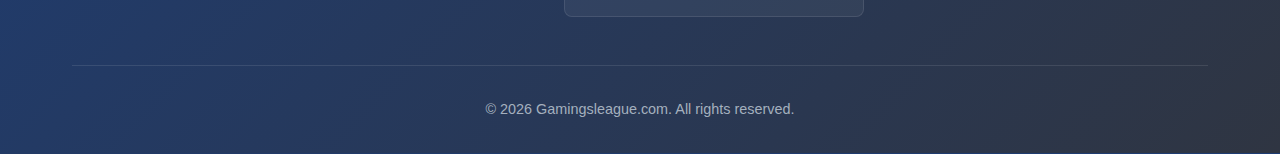
<file: trip-cookies.html>
<!DOCTYPE html>
<html lang="en">
  <head>
    <meta charset="UTF-8" />
    <meta name="viewport" content="width=device-width, initial-scale=1.0" />
    <meta
      name="description"
      content="Cookie Policy for Triple Treat Toss - Learn about how we use cookies on our candy-tossing game website."
    />
    <meta
      name="keywords"
      content="Cookie Policy, Cookies, Triple Treat Toss, Privacy"
    />
    <title>Cookie Policy - Gamingsleague.com</title>
    <link rel="icon" type="image/jpeg" href="./img/favic.jpg" />
    <link rel="stylesheet" href="./css/main.css" />
    <link rel="stylesheet" href="./css/cookie-banner.css" />
    <link rel="stylesheet" href="./css/header.css" />
    <link rel="stylesheet" href="./css/footer.css" />
    <link rel="stylesheet" href="./css/legal.css" />
  </head>
  <body>
    <div id="header-container"></div>

    <main>
      <section class="legal-hero">
        <div class="container">
          <h1>Cookie Policy</h1>
          <p>How we use cookies on Triple Treat Toss</p>
        </div>
      </section>

      <section class="legal-content">
        <div class="container">
          <div class="legal-text">
            <h2>What Are Cookies</h2>
            <p>
              Cookies are small text files that are placed on your device when
              you visit our website. They help us provide you with a better
              experience by remembering your preferences and settings. Cookies
              are widely used to make websites work more efficiently and provide
              useful information to website owners.
            </p>

            <h2>How We Use Cookies</h2>
            <p>
              Triple Treat Toss uses cookies to enhance your gaming experience
              and improve our website functionality. We use cookies for the
              following purposes:
            </p>
            <ul>
              <li>To remember your game preferences and settings</li>
              <li>To analyze website traffic and usage patterns</li>
              <li>To provide personalized content and recommendations</li>
              <li>To ensure the website functions properly</li>
              <li>To improve our services and user experience</li>
            </ul>

            <h2>Types of Cookies We Use</h2>
            <p>
              <strong>Essential Cookies:</strong> These cookies are necessary
              for the website to function properly. They enable basic functions
              like page navigation and access to secure areas of the website.
              The website cannot function properly without these cookies.
            </p>

            <p>
              <strong>Performance Cookies:</strong> These cookies collect
              information about how visitors use our website, such as which
              pages are visited most often and if users get error messages. This
              helps us improve the website's performance.
            </p>

            <p>
              <strong>Functionality Cookies:</strong> These cookies allow the
              website to remember choices you make and provide enhanced, more
              personal features. They may be set by us or by third-party
              providers whose services we have added to our pages.
            </p>

            <h2>Third-Party Cookies</h2>
            <p>
              Some cookies on our website are set by third-party services that
              we use to enhance your experience. These may include:
            </p>
            <ul>
              <li>Google Analytics for website analytics</li>
              <li>Game hosting services for the embedded game</li>
              <li>Social media platforms for sharing features</li>
            </ul>

            <h2>Managing Your Cookie Preferences</h2>
            <p>
              You can control and manage cookies in your browser settings. Most
              browsers allow you to:
            </p>
            <ul>
              <li>View which cookies are stored on your device</li>
              <li>Delete cookies that are already stored</li>
              <li>Block cookies from being set</li>
              <li>Set preferences for specific websites</li>
            </ul>

            <h2>Impact of Disabling Cookies</h2>
            <p>
              If you choose to disable cookies, some features of our website may
              not function properly. This could affect:
            </p>
            <ul>
              <li>Your ability to save game progress</li>
              <li>Personalized content and recommendations</li>
              <li>Website performance and functionality</li>
              <li>Analytics and improvement data</li>
            </ul>

            <h2>Cookie Duration</h2>
            <p>Cookies on our website may be:</p>
            <ul>
              <li>
                <strong>Session Cookies:</strong> These are temporary cookies
                that are deleted when you close your browser
              </li>
              <li>
                <strong>Persistent Cookies:</strong> These remain on your device
                for a set period or until you delete them
              </li>
            </ul>

            <h2>Updates to This Policy</h2>
            <p>
              We may update this Cookie Policy from time to time to reflect
              changes in our practices or for other operational, legal, or
              regulatory reasons. We will notify you of any material changes by
              posting the new policy on this page.
            </p>

            <h2>Contact Us</h2>
            <p>
              If you have any questions about our use of cookies, please contact
              us at contact@gamingsleague.com. We will be happy to address your
              concerns and provide additional information about our cookie
              practices.
            </p>

            <div class="legal-footer">
              <p><strong>Last updated:</strong> January 2025</p>
              <p><strong>Effective date:</strong> January 1, 2025</p>
            </div>
          </div>
        </div>
      </section>
    </main>

    <div id="footer-container"></div>

    <script src="./js/main.js"></script>
    <script src="./js/cookie-banner.js"></script>
    <script src="./js/header.js"></script>
    <script src="./js/footer.js"></script>
    <script src="./js/legal.js"></script>
  </body>
</html>
</file>
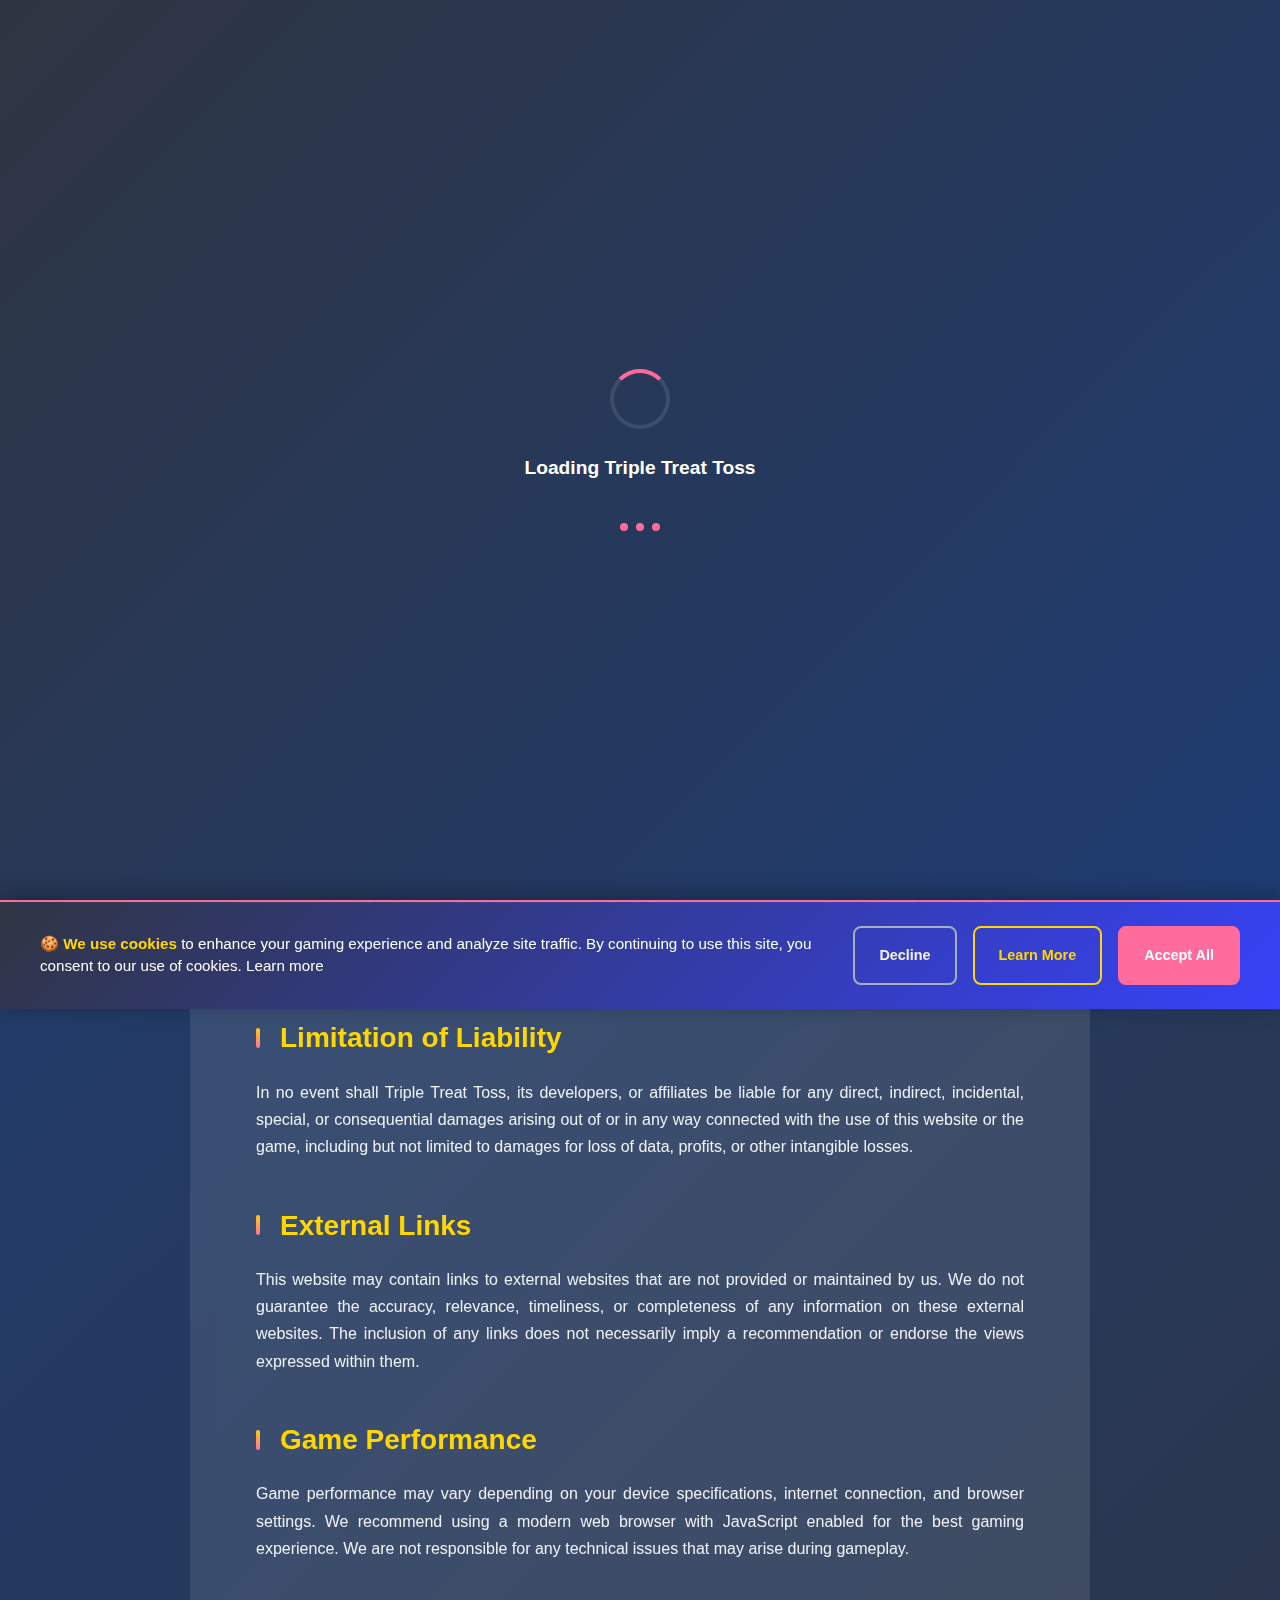
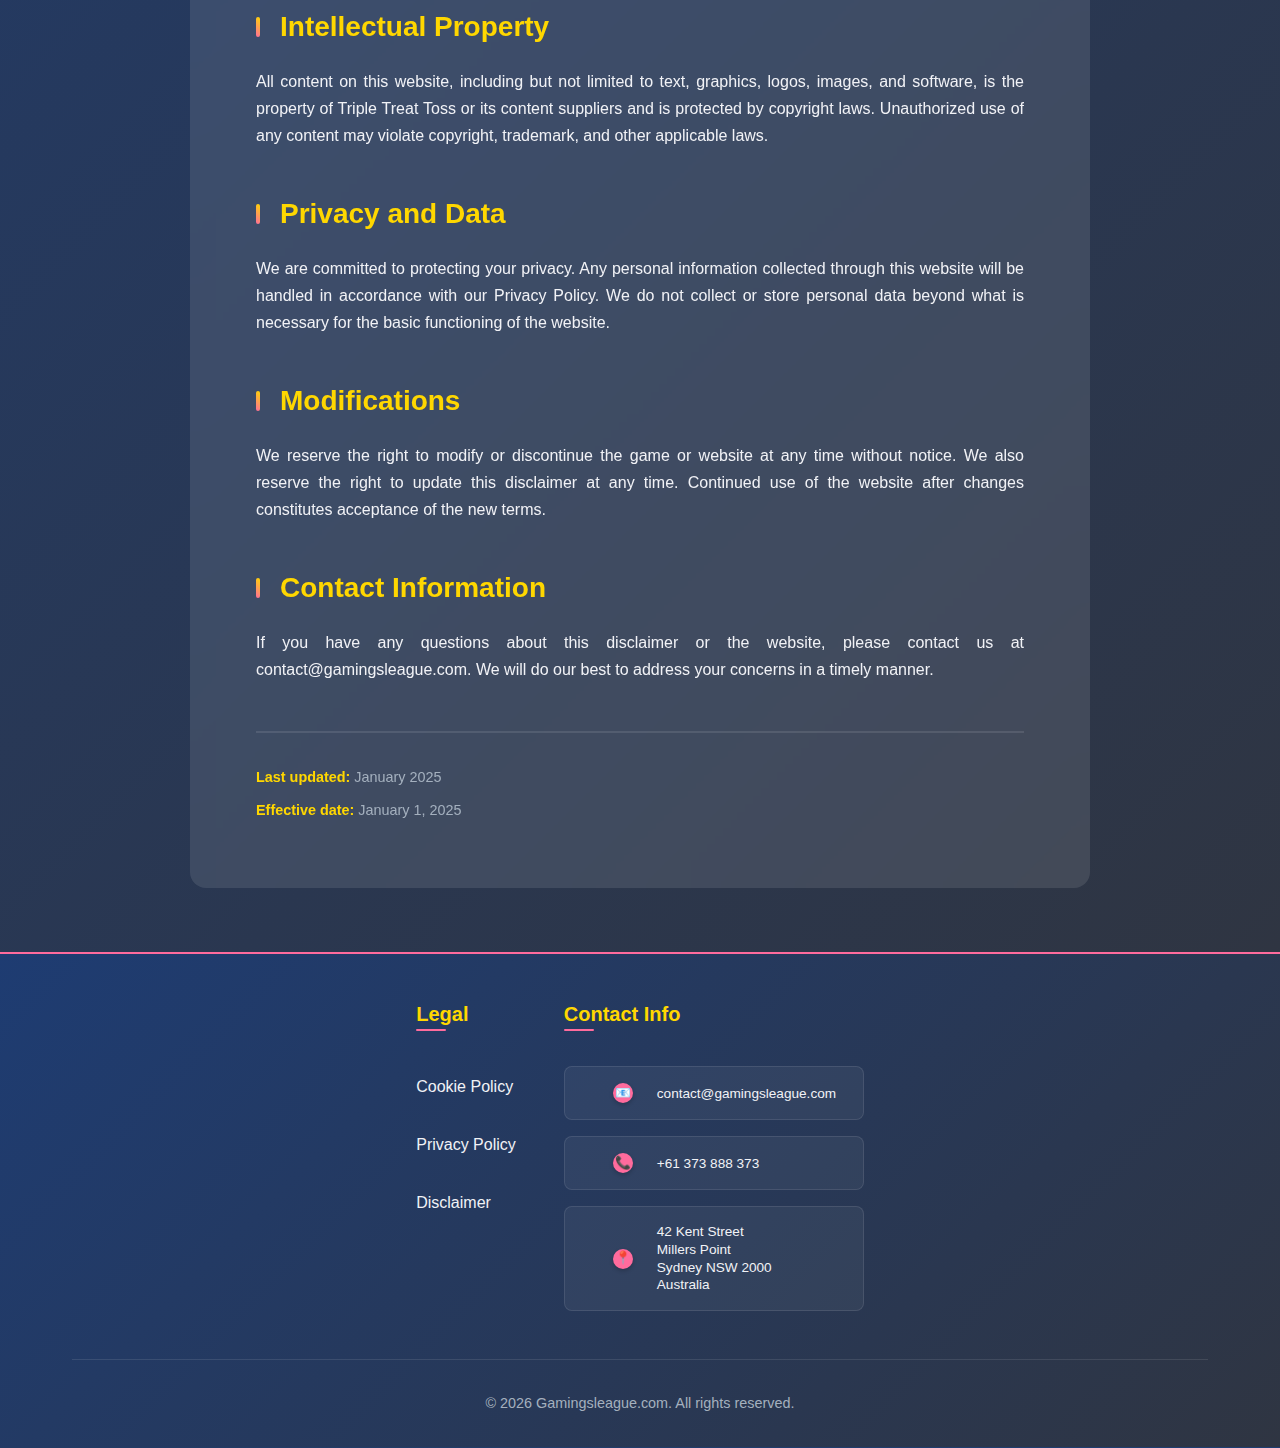
<file: trip-disclaimer.html>
<!DOCTYPE html>
<html lang="en">
  <head>
    <meta charset="UTF-8" />
    <meta name="viewport" content="width=device-width, initial-scale=1.0" />
    <meta
      name="description"
      content="Disclaimer for Triple Treat Toss - Important legal information about the use of our candy-tossing game and website."
    />
    <meta
      name="keywords"
      content="Disclaimer, Legal, Triple Treat Toss, Terms"
    />
    <title>Disclaimer - Gamingsleague.com</title>
    <link rel="icon" type="image/jpeg" href="./img/favic.jpg" />
    <link rel="stylesheet" href="./css/main.css" />
    <link rel="stylesheet" href="./css/cookie-banner.css" />
    <link rel="stylesheet" href="./css/header.css" />
    <link rel="stylesheet" href="./css/footer.css" />
    <link rel="stylesheet" href="./css/legal.css" />
  </head>
  <body>
    <div id="header-container"></div>

    <main>
      <section class="legal-hero">
        <div class="container">
          <h1>Disclaimer</h1>
          <p>Important legal information about Triple Treat Toss</p>
        </div>
      </section>

      <section class="legal-content">
        <div class="container">
          <div class="legal-text">
            <h2>General Disclaimer</h2>
            <p>
              The information provided on this website is for general
              informational purposes only. Triple Treat Toss is a fictional
              candy-tossing game created for entertainment purposes. All
              content, including but not limited to game mechanics, graphics,
              and descriptions, is purely fictional and intended for amusement.
            </p>

            <h2>Game Disclaimer</h2>
            <p>
              Triple Treat Toss is a casual browser-based game designed for
              entertainment. The game involves virtual candy-tossing mechanics
              and match-3 gameplay elements. No real candies or physical objects
              are involved in the gameplay. The game is suitable for players of
              all ages but may contain bright colors and animations that could
              be stimulating.
            </p>

            <h2>Accuracy of Information</h2>
            <p>
              While we strive to provide accurate and up-to-date information
              about our game, we make no representations or warranties of any
              kind, express or implied, about the completeness, accuracy,
              reliability, suitability, or availability of the information,
              products, services, or related graphics contained on this website
              for any purpose.
            </p>

            <h2>Limitation of Liability</h2>
            <p>
              In no event shall Triple Treat Toss, its developers, or affiliates
              be liable for any direct, indirect, incidental, special, or
              consequential damages arising out of or in any way connected with
              the use of this website or the game, including but not limited to
              damages for loss of data, profits, or other intangible losses.
            </p>

            <h2>External Links</h2>
            <p>
              This website may contain links to external websites that are not
              provided or maintained by us. We do not guarantee the accuracy,
              relevance, timeliness, or completeness of any information on these
              external websites. The inclusion of any links does not necessarily
              imply a recommendation or endorse the views expressed within them.
            </p>

            <h2>Game Performance</h2>
            <p>
              Game performance may vary depending on your device specifications,
              internet connection, and browser settings. We recommend using a
              modern web browser with JavaScript enabled for the best gaming
              experience. We are not responsible for any technical issues that
              may arise during gameplay.
            </p>

            <h2>Intellectual Property</h2>
            <p>
              All content on this website, including but not limited to text,
              graphics, logos, images, and software, is the property of Triple
              Treat Toss or its content suppliers and is protected by copyright
              laws. Unauthorized use of any content may violate copyright,
              trademark, and other applicable laws.
            </p>

            <h2>Privacy and Data</h2>
            <p>
              We are committed to protecting your privacy. Any personal
              information collected through this website will be handled in
              accordance with our Privacy Policy. We do not collect or store
              personal data beyond what is necessary for the basic functioning
              of the website.
            </p>

            <h2>Modifications</h2>
            <p>
              We reserve the right to modify or discontinue the game or website
              at any time without notice. We also reserve the right to update
              this disclaimer at any time. Continued use of the website after
              changes constitutes acceptance of the new terms.
            </p>

            <h2>Contact Information</h2>
            <p>
              If you have any questions about this disclaimer or the website,
              please contact us at contact@gamingsleague.com. We will do our
              best to address your concerns in a timely manner.
            </p>

            <div class="legal-footer">
              <p><strong>Last updated:</strong> January 2025</p>
              <p><strong>Effective date:</strong> January 1, 2025</p>
            </div>
          </div>
        </div>
      </section>
    </main>

    <div id="footer-container"></div>

    <script src="./js/main.js"></script>
    <script src="./js/cookie-banner.js"></script>
    <script src="./js/header.js"></script>
    <script src="./js/footer.js"></script>
    <script src="./js/legal.js"></script>
  </body>
</html>
</file>
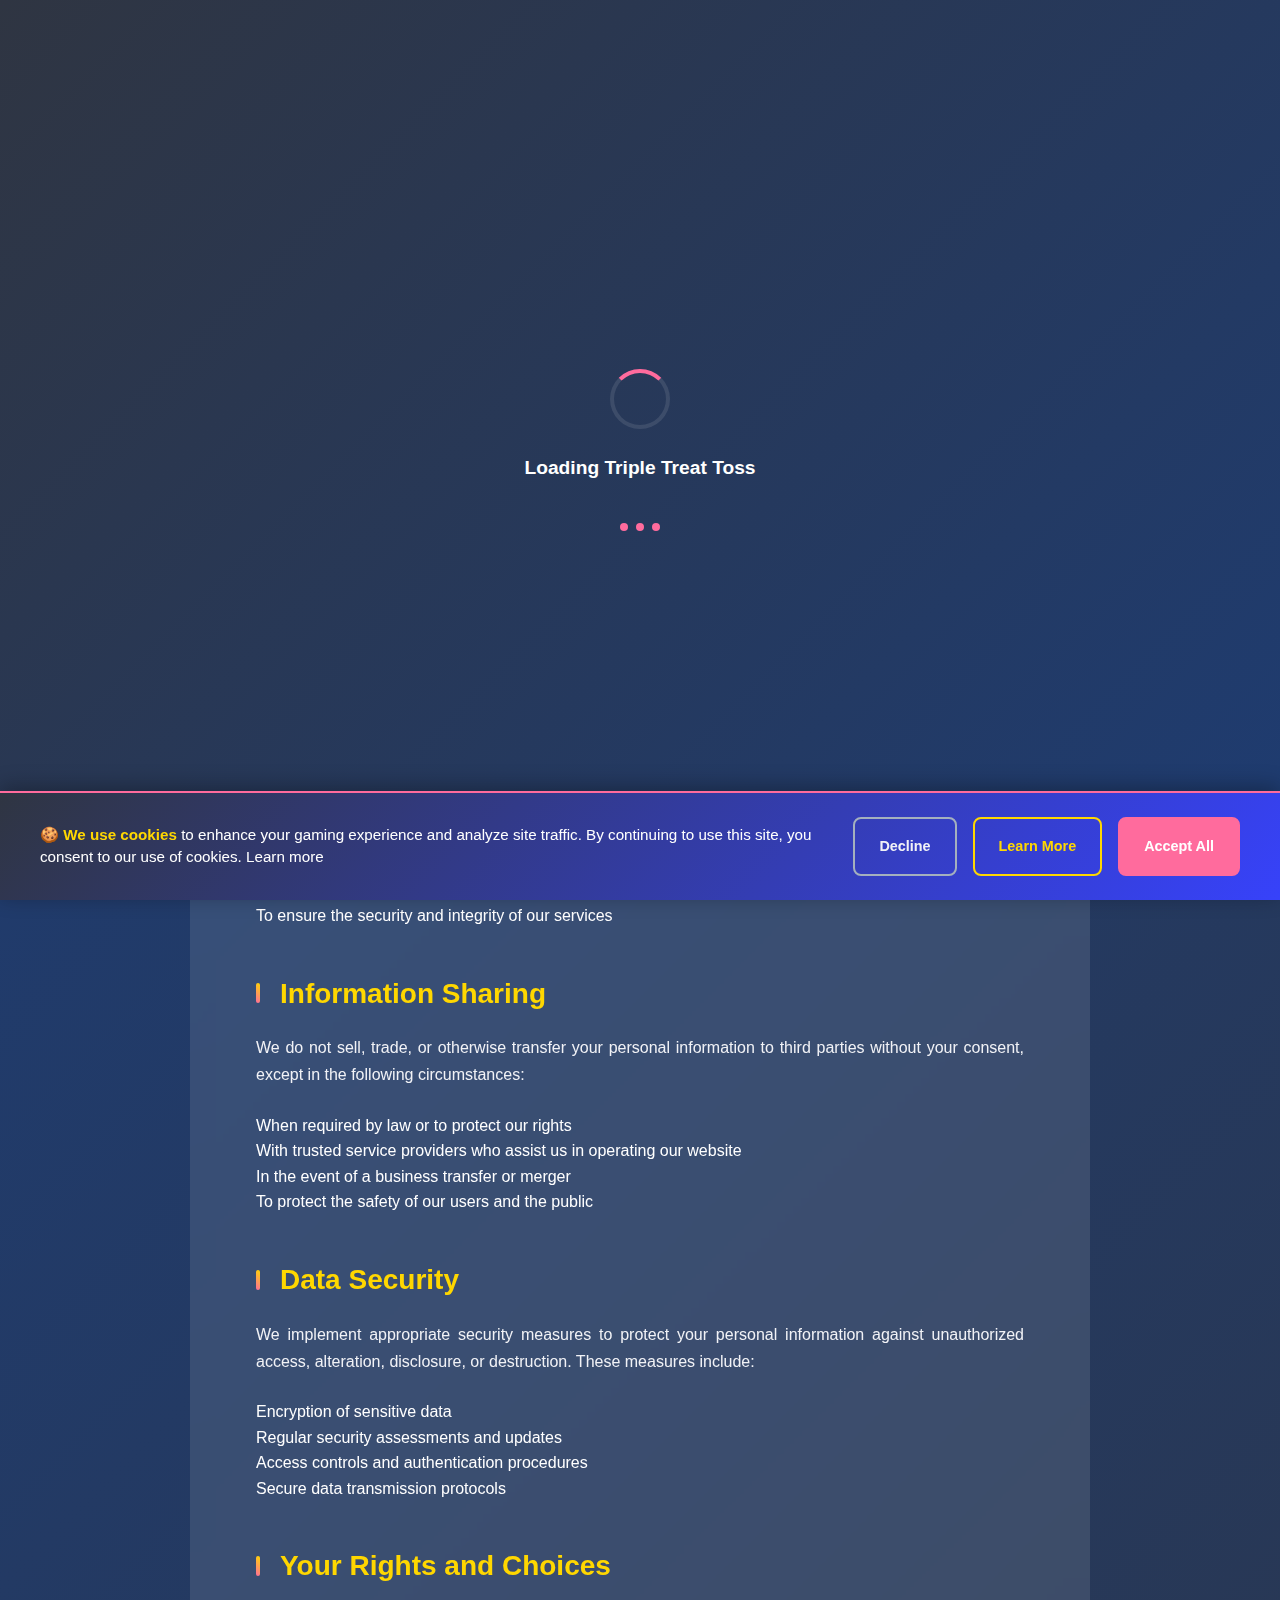
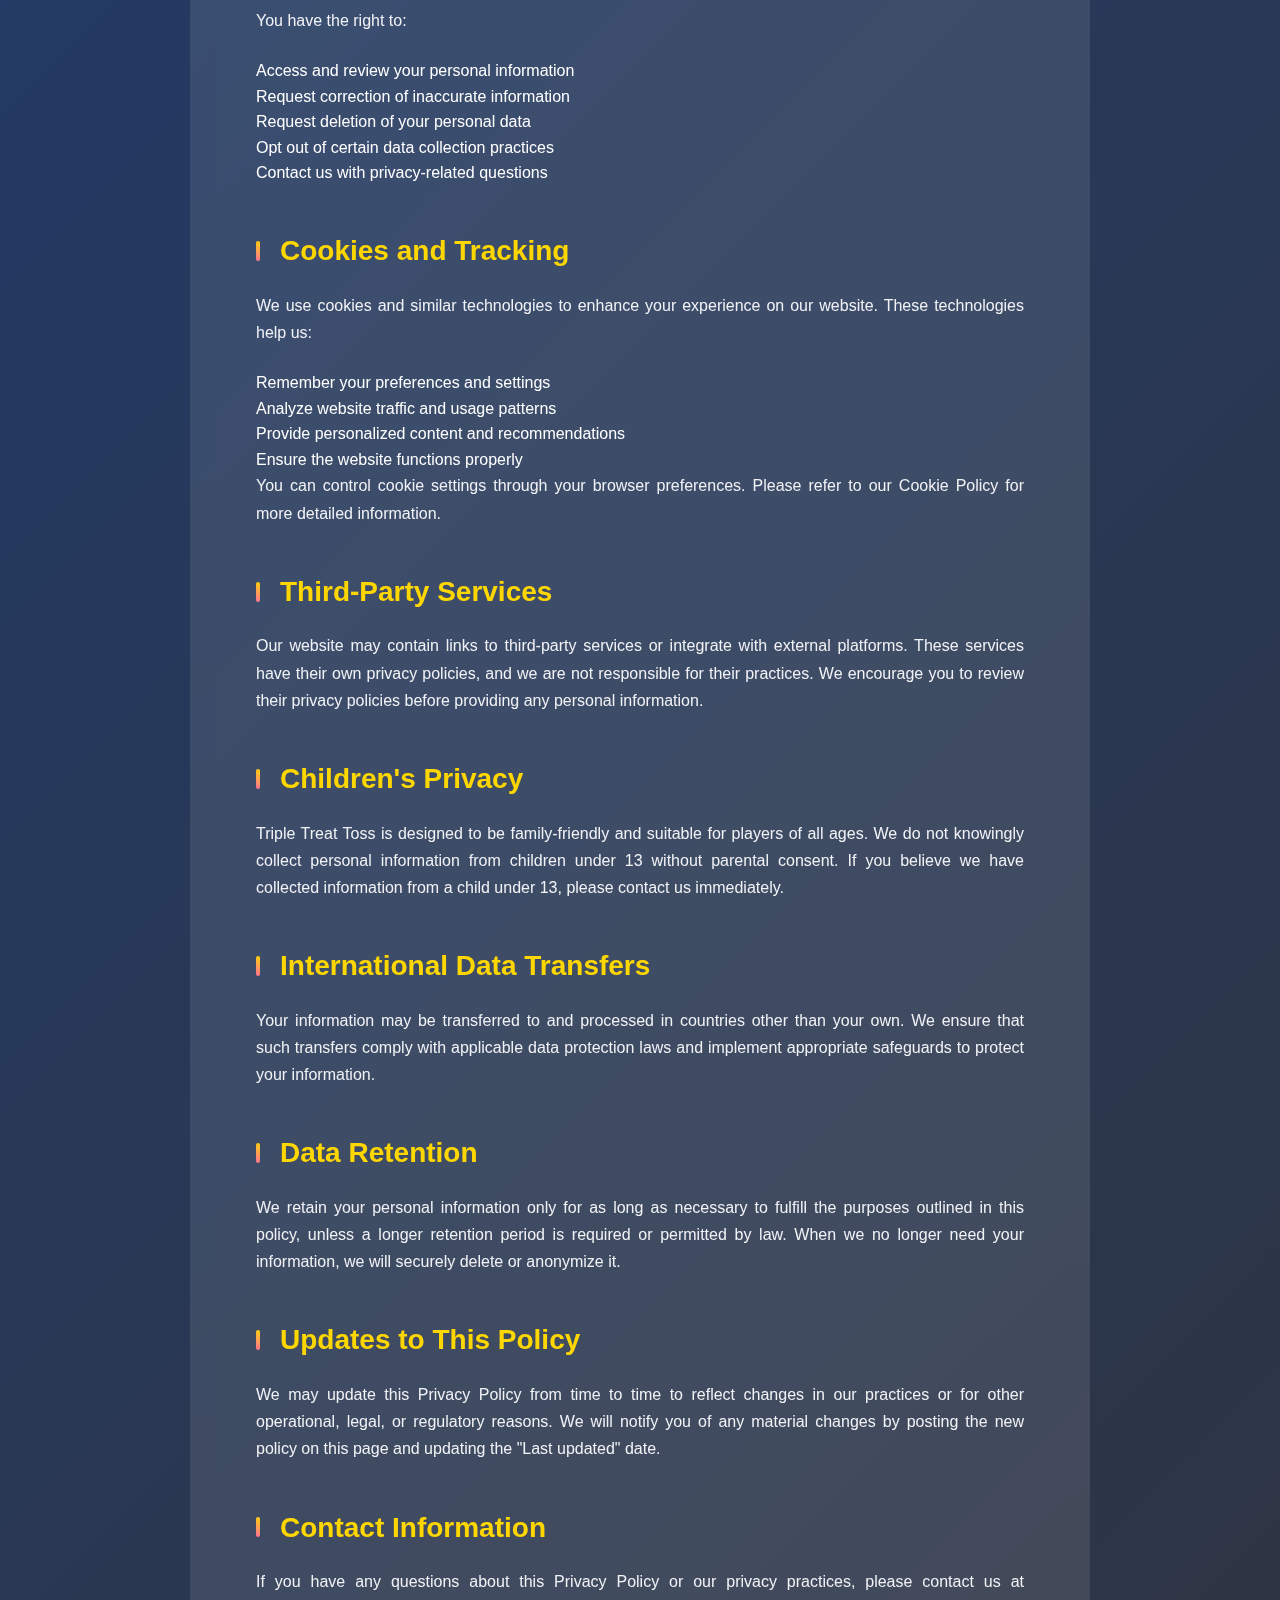
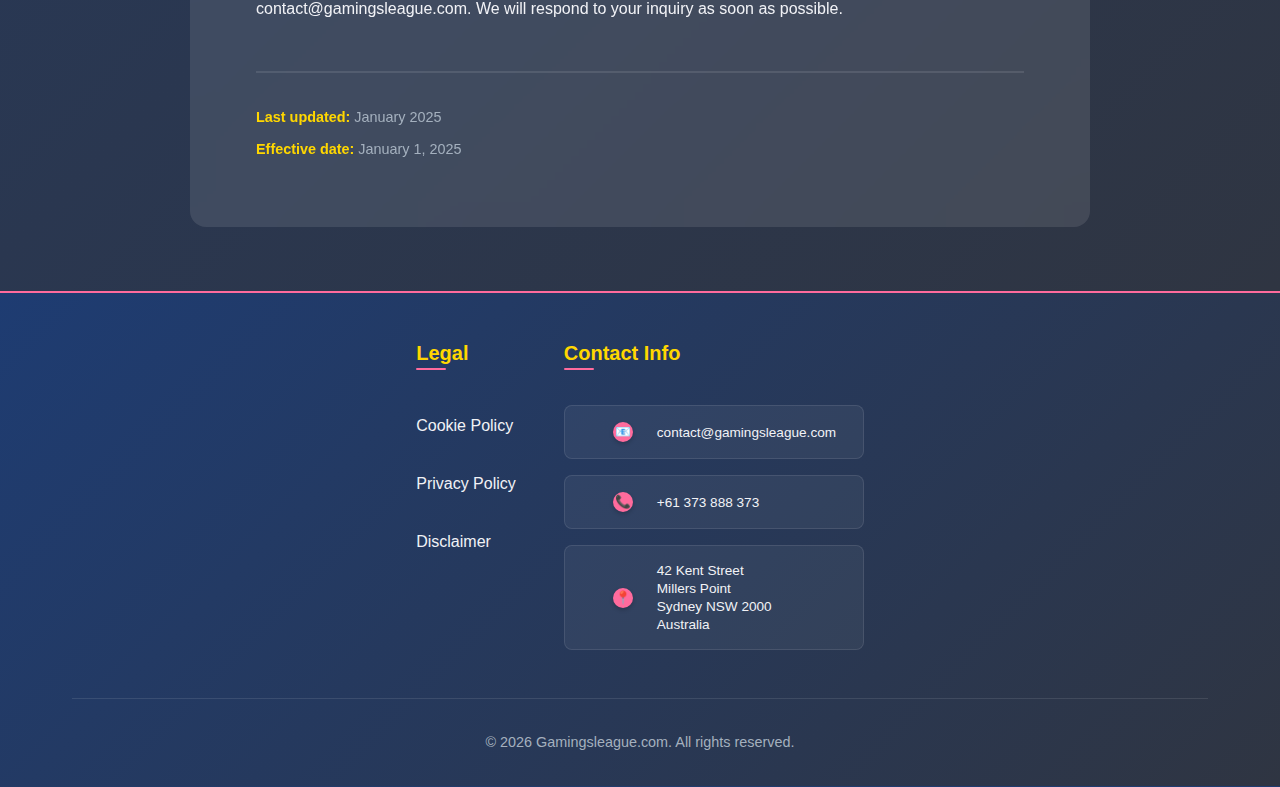
<file: trip-privacy.html>
<!DOCTYPE html>
<html lang="en">
  <head>
    <meta charset="UTF-8" />
    <meta name="viewport" content="width=device-width, initial-scale=1.0" />
    <meta
      name="description"
      content="Privacy Policy for Triple Treat Toss - Learn about how we protect your privacy and handle your personal information."
    />
    <meta
      name="keywords"
      content="Privacy Policy, Privacy, Triple Treat Toss, Data Protection"
    />
    <title>Privacy Policy - Gamingsleague.com</title>
    <link rel="icon" type="image/jpeg" href="./img/favic.jpg" />
    <link rel="stylesheet" href="./css/main.css" />
    <link rel="stylesheet" href="./css/cookie-banner.css" />
    <link rel="stylesheet" href="./css/header.css" />
    <link rel="stylesheet" href="./css/footer.css" />
    <link rel="stylesheet" href="./css/legal.css" />
  </head>
  <body>
    <div id="header-container"></div>

    <main>
      <section class="legal-hero">
        <div class="container">
          <h1>Privacy Policy</h1>
          <p>How we protect your privacy and handle your information</p>
        </div>
      </section>

      <section class="legal-content">
        <div class="container">
          <div class="legal-text">
            <h2>Information We Collect</h2>
            <p>
              Triple Treat Toss is committed to protecting your privacy. We
              collect minimal personal information to provide you with the best
              gaming experience possible. The information we may collect
              includes:
            </p>
            <ul>
              <li>
                Contact information (name, email, phone) when you use our
                contact form
              </li>
              <li>Game preferences and settings to enhance your experience</li>
              <li>Technical information about your device and browser</li>
              <li>Usage data to improve our website and game performance</li>
            </ul>

            <h2>How We Use Your Information</h2>
            <p>We use the information we collect for the following purposes:</p>
            <ul>
              <li>To provide and maintain our gaming service</li>
              <li>To respond to your inquiries and provide customer support</li>
              <li>To improve our website and game functionality</li>
              <li>To analyze usage patterns and optimize performance</li>
              <li>To ensure the security and integrity of our services</li>
            </ul>

            <h2>Information Sharing</h2>
            <p>
              We do not sell, trade, or otherwise transfer your personal
              information to third parties without your consent, except in the
              following circumstances:
            </p>
            <ul>
              <li>When required by law or to protect our rights</li>
              <li>
                With trusted service providers who assist us in operating our
                website
              </li>
              <li>In the event of a business transfer or merger</li>
              <li>To protect the safety of our users and the public</li>
            </ul>

            <h2>Data Security</h2>
            <p>
              We implement appropriate security measures to protect your
              personal information against unauthorized access, alteration,
              disclosure, or destruction. These measures include:
            </p>
            <ul>
              <li>Encryption of sensitive data</li>
              <li>Regular security assessments and updates</li>
              <li>Access controls and authentication procedures</li>
              <li>Secure data transmission protocols</li>
            </ul>

            <h2>Your Rights and Choices</h2>
            <p>You have the right to:</p>
            <ul>
              <li>Access and review your personal information</li>
              <li>Request correction of inaccurate information</li>
              <li>Request deletion of your personal data</li>
              <li>Opt out of certain data collection practices</li>
              <li>Contact us with privacy-related questions</li>
            </ul>

            <h2>Cookies and Tracking</h2>
            <p>
              We use cookies and similar technologies to enhance your experience
              on our website. These technologies help us:
            </p>
            <ul>
              <li>Remember your preferences and settings</li>
              <li>Analyze website traffic and usage patterns</li>
              <li>Provide personalized content and recommendations</li>
              <li>Ensure the website functions properly</li>
            </ul>
            <p>
              You can control cookie settings through your browser preferences.
              Please refer to our Cookie Policy for more detailed information.
            </p>

            <h2>Third-Party Services</h2>
            <p>
              Our website may contain links to third-party services or integrate
              with external platforms. These services have their own privacy
              policies, and we are not responsible for their practices. We
              encourage you to review their privacy policies before providing
              any personal information.
            </p>

            <h2>Children's Privacy</h2>
            <p>
              Triple Treat Toss is designed to be family-friendly and suitable
              for players of all ages. We do not knowingly collect personal
              information from children under 13 without parental consent. If
              you believe we have collected information from a child under 13,
              please contact us immediately.
            </p>

            <h2>International Data Transfers</h2>
            <p>
              Your information may be transferred to and processed in countries
              other than your own. We ensure that such transfers comply with
              applicable data protection laws and implement appropriate
              safeguards to protect your information.
            </p>

            <h2>Data Retention</h2>
            <p>
              We retain your personal information only for as long as necessary
              to fulfill the purposes outlined in this policy, unless a longer
              retention period is required or permitted by law. When we no
              longer need your information, we will securely delete or anonymize
              it.
            </p>

            <h2>Updates to This Policy</h2>
            <p>
              We may update this Privacy Policy from time to time to reflect
              changes in our practices or for other operational, legal, or
              regulatory reasons. We will notify you of any material changes by
              posting the new policy on this page and updating the "Last
              updated" date.
            </p>

            <h2>Contact Information</h2>
            <p>
              If you have any questions about this Privacy Policy or our privacy
              practices, please contact us at contact@gamingsleague.com. We will
              respond to your inquiry as soon as possible.
            </p>

            <div class="legal-footer">
              <p><strong>Last updated:</strong> January 2025</p>
              <p><strong>Effective date:</strong> January 1, 2025</p>
            </div>
          </div>
        </div>
      </section>
    </main>

    <div id="footer-container"></div>

    <script src="./js/main.js"></script>
    <script src="./js/cookie-banner.js"></script>
    <script src="./js/header.js"></script>
    <script src="./js/footer.js"></script>
    <script src="./js/legal.js"></script>
  </body>
</html>
</file>
<file: css/main.css>
/* CSS Variables */
:root {
  /* Colors */
  --primary-color: #ff6b9d;
  --secondary-color: #ffd700;
  --accent-color: #ff4757;
  --background-color: #2f3542;
  --surface-color: #3742fa;
  --text-primary: #ffffff;
  --text-secondary: #f1f2f6;
  --text-muted: #a4b0be;

  /* Typography */
  --font-family-primary: "Segoe UI", Tahoma, Geneva, Verdana, sans-serif;
  --font-family-secondary: "Georgia", serif;

  /* Spacing */
  --spacing-xs: 0.5rem;
  --spacing-sm: 1rem;
  --spacing-md: 1.5rem;
  --spacing-lg: 2rem;
  --spacing-xl: 3rem;
  --spacing-xxl: 4rem;

  /* Border radius */
  --border-radius-sm: 4px;
  --border-radius-md: 8px;
  --border-radius-lg: 16px;
  --border-radius-xl: 24px;

  /* Shadows */
  --shadow-sm: 0 2px 4px rgba(0, 0, 0, 0.1);
  --shadow-md: 0 4px 8px rgba(0, 0, 0, 0.15);
  --shadow-lg: 0 8px 16px rgba(0, 0, 0, 0.2);

  /* Transitions */
  --transition-fast: 0.2s ease;
  --transition-normal: 0.3s ease;
  --transition-slow: 0.5s ease;

  /* Breakpoints */
  --mobile: 360px;
  --tablet: 768px;
  --desktop: 1280px;
}

/* Loading animation */
.loading-screen {
  position: fixed;
  top: 0;
  left: 0;
  width: 100%;
  height: 100%;
  background: linear-gradient(135deg, var(--background-color) 0%, #1e3c72 100%);
  display: flex;
  justify-content: center;
  align-items: center;
  z-index: 10000;
  transition: opacity 0.5s ease, visibility 0.5s ease;
}

.loading-screen.hidden {
  opacity: 0;
  visibility: hidden;
}

.loading-animation {
  display: flex;
  flex-direction: column;
  align-items: center;
  gap: var(--spacing-md);
}

.loading-spinner {
  width: 60px;
  height: 60px;
  border: 4px solid rgba(255, 255, 255, 0.1);
  border-top: 4px solid var(--primary-color);
  border-radius: 50%;
  animation: spin 1s linear infinite;
}

.loading-text {
  color: var(--text-primary);
  font-size: 1.2rem;
  font-weight: 600;
  text-align: center;
}

.loading-dots {
  display: flex;
  gap: 0.5rem;
  margin-top: var(--spacing-sm);
}

.loading-dot {
  width: 8px;
  height: 8px;
  background: var(--primary-color);
  border-radius: 50%;
  animation: pulse 1.5s ease-in-out infinite;
}

.loading-dot:nth-child(2) {
  animation-delay: 0.2s;
}

.loading-dot:nth-child(3) {
  animation-delay: 0.4s;
}

@keyframes spin {
  0% {
    transform: rotate(0deg);
  }
  100% {
    transform: rotate(360deg);
  }
}

/* Reset and base styles */
* {
  margin: 0;
  padding: 0;
  box-sizing: border-box;
}

html {
  scroll-behavior: smooth;
  overflow-x: hidden;
}

body {
  font-family: var(--font-family-primary);
  line-height: 1.6;
  color: var(--text-primary);
  background: linear-gradient(135deg, var(--background-color) 0%, #1e3c72 100%);
  min-height: 100vh;
  overflow-x: hidden;
}

/* Reset lists */
ul,
ol {
  list-style: none;
}

/* Reset links */
a {
  text-decoration: none;
  color: inherit;
  transition: var(--transition-fast);
}

a:hover {
  color: var(--secondary-color);
}

/* Reset buttons */
button {
  border: none;
  background: none;
  cursor: pointer;
  font-family: inherit;
}

/* Container */
.container {
  max-width: 1200px;
  margin: 0 auto;
  padding: 0 var(--spacing-sm);
}

/* Typography */
h1,
h2,
h3,
h4,
h5,
h6 {
  font-weight: 700;
  line-height: 1.2;
  margin-bottom: var(--spacing-sm);
}

h1 {
  font-size: clamp(2rem, 5vw, 4rem);
}

h2 {
  font-size: clamp(1.5rem, 4vw, 3rem);
}

h3 {
  font-size: clamp(1.25rem, 3vw, 2rem);
}

p {
  margin-bottom: var(--spacing-sm);
  font-size: 1rem;
}

/* Utility classes */
.text-center {
  text-align: center;
}

.text-left {
  text-align: left;
}

.text-right {
  text-align: right;
}

.flex {
  display: flex;
}

.flex-column {
  flex-direction: column;
}

.flex-center {
  justify-content: center;
  align-items: center;
}

.flex-between {
  justify-content: space-between;
}

.flex-wrap {
  flex-wrap: wrap;
}

.gap-sm {
  gap: var(--spacing-sm);
}

.gap-md {
  gap: var(--spacing-md);
}

.gap-lg {
  gap: var(--spacing-lg);
}

/* Animations */
@keyframes fadeIn {
  from {
    opacity: 0;
    transform: translateY(20px);
  }
  to {
    opacity: 1;
    transform: translateY(0);
  }
}

@keyframes slideInLeft {
  from {
    opacity: 0;
    transform: translateX(-30px);
  }
  to {
    opacity: 1;
    transform: translateX(0);
  }
}

@keyframes slideInRight {
  from {
    opacity: 0;
    transform: translateX(30px);
  }
  to {
    opacity: 1;
    transform: translateX(0);
  }
}

@keyframes bounce {
  0%,
  20%,
  50%,
  80%,
  100% {
    transform: translateY(0);
  }
  40% {
    transform: translateY(-10px);
  }
  60% {
    transform: translateY(-5px);
  }
}

@keyframes pulse {
  0% {
    transform: scale(1);
  }
  50% {
    transform: scale(1.05);
  }
  100% {
    transform: scale(1);
  }
}

/* Animation classes */
.fade-in {
  animation: fadeIn 0.6s ease-out;
}

.slide-in-left {
  animation: slideInLeft 0.6s ease-out;
}

.slide-in-right {
  animation: slideInRight 0.6s ease-out;
}

.bounce {
  animation: bounce 2s infinite;
}

.pulse {
  animation: pulse 2s infinite;
}

/* Responsive breakpoints */
@media (min-width: 768px) {
  .container {
    padding: 0 var(--spacing-md);
  }
}

@media (min-width: 1280px) {
  .container {
    padding: 0 var(--spacing-lg);
  }
}

/* Mobile header spacing */
@media (max-width: 767px) {
  main {
    padding-top: 75px;
  }

  .hero-section {
    padding-top: 75px;
  }
}

/* Hide scrollbar for mobile menu */
body.menu-open {
  overflow: hidden;
}

/* Custom scrollbar */
::-webkit-scrollbar {
  width: 8px;
}

::-webkit-scrollbar-track {
  background: var(--background-color);
}

::-webkit-scrollbar-thumb {
  background: var(--primary-color);
  border-radius: var(--border-radius-sm);
}

::-webkit-scrollbar-thumb:hover {
  background: var(--accent-color);
}

/* Back to top button */
.back-to-top {
  position: fixed;
  bottom: 30px;
  right: 30px;
  width: 50px;
  height: 50px;
  background: var(--primary-color);
  color: white;
  border-radius: 50%;
  display: flex;
  justify-content: center;
  align-items: center;
  cursor: pointer;
  opacity: 0;
  visibility: hidden;
  transition: var(--transition-normal);
  z-index: 1000;
  box-shadow: var(--shadow-md);
}

.back-to-top.visible {
  opacity: 1;
  visibility: visible;
}

.back-to-top:hover {
  background: var(--accent-color);
  transform: translateY(-3px);
  box-shadow: var(--shadow-lg);
}

/* Message styles for forms */
.message {
  padding: var(--spacing-md);
  border-radius: var(--border-radius-md);
  margin-bottom: var(--spacing-md);
  font-weight: 600;
}

.message.success {
  background: rgba(46, 213, 115, 0.2);
  color: #2ed573;
  border: 1px solid #2ed573;
}

.message.error {
  background: rgba(255, 71, 87, 0.2);
  color: #ff4757;
  border: 1px solid #ff4757;
}

/* Loading button state */
.submit-btn.loading {
  opacity: 0.7;
  cursor: not-allowed;
}

.submit-btn.loading::after {
  content: "";
  position: absolute;
  width: 20px;
  height: 20px;
  border: 2px solid transparent;
  border-top: 2px solid white;
  border-radius: 50%;
  animation: spin 1s linear infinite;
  margin-left: 10px;
}
</file>
<file: css/cookie-banner.css>
/* Cookie Banner Styles */

.cookie-banner {
  position: fixed;
  bottom: 0;
  left: 0;
  right: 0;
  background: linear-gradient(
    135deg,
    var(--background-color) 0%,
    var(--surface-color) 100%
  );
  color: var(--text-primary);
  padding: var(--spacing-md);
  box-shadow: 0 -4px 20px rgba(0, 0, 0, 0.3);
  z-index: 10000;
  transform: translateY(100%);
  transition: transform 0.5s ease-in-out;
  border-top: 2px solid var(--primary-color);
}

.cookie-banner.show {
  transform: translateY(0);
}

.cookie-banner-content {
  max-width: 1200px;
  margin: 0 auto;
  display: flex;
  align-items: center;
  justify-content: space-between;
  gap: var(--spacing-md);
}

.cookie-text {
  flex: 1;
  font-size: 0.95rem;
  line-height: 1.5;
}

.cookie-text strong {
  color: var(--secondary-color);
}

.cookie-buttons {
  display: flex;
  gap: var(--spacing-sm);
  flex-shrink: 0;
}

.cookie-btn {
  padding: var(--spacing-sm) var(--spacing-md);
  border-radius: var(--border-radius-md);
  font-weight: 600;
  font-size: 0.9rem;
  cursor: pointer;
  transition: var(--transition-normal);
  border: 2px solid transparent;
  text-decoration: none;
  display: inline-block;
}

.cookie-btn.accept {
  background: var(--primary-color);
  color: white;
  border-color: var(--primary-color);
}

.cookie-btn.accept:hover {
  background: var(--accent-color);
  border-color: var(--accent-color);
  transform: translateY(-2px);
  box-shadow: var(--shadow-md);
}

.cookie-btn.decline {
  background: transparent;
  color: var(--text-secondary);
  border-color: var(--text-muted);
}

.cookie-btn.decline:hover {
  background: var(--text-muted);
  color: var(--background-color);
  transform: translateY(-2px);
}

.cookie-btn.learn-more {
  background: transparent;
  color: var(--secondary-color);
  border-color: var(--secondary-color);
}

.cookie-btn.learn-more:hover {
  background: var(--secondary-color);
  color: var(--background-color);
  transform: translateY(-2px);
}

/* Animation for banner appearance */
@keyframes slideInUp {
  from {
    transform: translateY(100%);
  }
  to {
    transform: translateY(0);
  }
}

@keyframes slideOutDown {
  from {
    transform: translateY(0);
  }
  to {
    transform: translateY(100%);
  }
}

.cookie-banner.slide-in {
  animation: slideInUp 0.5s ease-out forwards;
}

.cookie-banner.slide-out {
  animation: slideOutDown 0.5s ease-out forwards;
}

/* Responsive design */
@media (max-width: 768px) {
  .cookie-banner-content {
    flex-direction: column;
    text-align: center;
    gap: var(--spacing-sm);
  }

  .cookie-text {
    font-size: 0.9rem;
  }

  .cookie-buttons {
    flex-direction: column;
    width: 100%;
  }

  .cookie-btn {
    width: 100%;
    text-align: center;
    padding: var(--spacing-sm);
  }
}

@media (max-width: 480px) {
  .cookie-banner {
    padding: var(--spacing-sm);
  }

  .cookie-text {
    font-size: 0.85rem;
  }

  .cookie-btn {
    font-size: 0.85rem;
    padding: var(--spacing-xs) var(--spacing-sm);
  }
}

/* High contrast mode support */
@media (prefers-contrast: high) {
  .cookie-banner {
    border-top: 3px solid var(--primary-color);
    background: var(--background-color);
  }
}

/* Reduced motion support */
@media (prefers-reduced-motion: reduce) {
  .cookie-banner {
    transition: none;
  }

  .cookie-btn {
    transition: none;
  }

  .cookie-btn:hover {
    transform: none;
  }
}

/* Focus states for accessibility */
.cookie-btn:focus {
  outline: 2px solid var(--secondary-color);
  outline-offset: 2px;
}

/* Loading state */
.cookie-banner.loading {
  opacity: 0.8;
  pointer-events: none;
}

/* Success state */
.cookie-banner.success {
  border-top-color: var(--secondary-color);
}
</file>
<file: css/header.css>
/* Header Styles */
.header {
  position: fixed;
  top: 0;
  left: 0;
  right: 0;
  background: rgba(47, 53, 66, 0.95);
  backdrop-filter: blur(10px);
  z-index: 1000;
  padding: var(--spacing-sm) 0;
  transition: var(--transition-normal);
}

.header.scrolled {
  background: rgba(47, 53, 66, 0.98);
  box-shadow: var(--shadow-md);
}

.header-container {
  display: flex;
  justify-content: space-between;
  align-items: center;
  max-width: 1200px;
  margin: 0 auto;
  padding: 0 var(--spacing-sm);
}

.logo {
  display: flex;
  align-items: center;
  gap: var(--spacing-xs);
  font-size: 1.5rem;
  font-weight: 700;
  color: var(--secondary-color);
  text-decoration: none;
  transition: var(--transition-fast);
}

.logo:hover {
  color: var(--primary-color);
  transform: scale(1.05);
}

.logo-icon {
  width: 32px;
  height: 32px;
  background: var(--primary-color);
  border-radius: 50%;
  display: flex;
  align-items: center;
  justify-content: center;
  font-size: 1.2rem;
}

/* Navigation */
.nav {
  display: flex;
  align-items: center;
  gap: var(--spacing-lg);
}

.nav-list {
  display: flex;
  gap: var(--spacing-md);
  list-style: none;
}

.nav-link {
  color: var(--text-primary);
  text-decoration: none;
  font-weight: 500;
  padding: var(--spacing-xs) var(--spacing-sm);
  border-radius: var(--border-radius-sm);
  transition: var(--transition-fast);
  position: relative;
}

.nav-link:hover {
  color: var(--secondary-color);
  background: rgba(255, 215, 0, 0.1);
}

.nav-link::after {
  content: "";
  position: absolute;
  bottom: -2px;
  left: 50%;
  width: 0;
  height: 2px;
  background: var(--secondary-color);
  transition: var(--transition-fast);
  transform: translateX(-50%);
}

.nav-link:hover::after {
  width: 100%;
}

/* Mobile menu button */
.mobile-menu-btn {
  display: none;
  flex-direction: column;
  gap: 4px;
  background: none;
  border: none;
  cursor: pointer;
  padding: var(--spacing-xs);
  border-radius: var(--border-radius-sm);
  transition: var(--transition-fast);
}

.mobile-menu-btn:hover {
  background: rgba(255, 255, 255, 0.1);
}

.mobile-menu-btn span {
  width: 25px;
  height: 3px;
  background: var(--text-primary);
  border-radius: 2px;
  transition: var(--transition-fast);
}

.mobile-menu-btn.active span:nth-child(1) {
  transform: rotate(45deg) translate(6px, 6px);
}

.mobile-menu-btn.active span:nth-child(2) {
  opacity: 0;
}

.mobile-menu-btn.active span:nth-child(3) {
  transform: rotate(-45deg) translate(6px, -6px);
}

/* Mobile menu */
.mobile-menu {
  position: fixed;
  top: 0;
  left: 0;
  right: 0;
  bottom: 0;
  z-index: 999;
  display: none;
  justify-content: flex-start;
  align-items: center;
  padding-top: 200px;
  opacity: 0;
  transition: var(--transition-slow);
}

.mobile-menu-backdrop {
  position: fixed;
  top: 0;
  left: 0;
  right: 0;
  bottom: 0;
  background: rgba(0, 0, 0, 0.8);
  backdrop-filter: blur(8px);
  z-index: 998;
  width: 100%;
  height: 100%;
  display: none;
}

.mobile-menu.active {
  display: flex;
  opacity: 1;
}

.mobile-menu-backdrop {
  display: block;
}

.mobile-menu-content {
  background: var(--background-color);
  border-radius: var(--border-radius-lg);
  padding: var(--spacing-xl);
  width: 100%;
  position: relative;
  box-shadow: var(--shadow-lg);
  transform: scale(0.8);
  transition: var(--transition-slow);
  z-index: 2;
}

.mobile-menu.active .mobile-menu-content {
  transform: scale(1);
}

.mobile-menu-list {
  display: flex;
  flex-direction: column;
  gap: var(--spacing-md);
  text-align: center;
  width: 100%;
}

.mobile-menu-link {
  font-size: 1.2rem;
  font-weight: 600;
  color: var(--text-primary);
  text-decoration: none;
  padding: var(--spacing-md);
  border-radius: var(--border-radius-md);
  transition: var(--transition-fast);
  background: rgba(255, 255, 255, 0.05);
  border: 1px solid rgba(255, 255, 255, 0.1);
  display: block;
}

.mobile-menu-link:hover {
  color: var(--secondary-color);
  background: rgba(255, 215, 0, 0.1);
  border-color: var(--secondary-color);
}

/* Mobile close button */
.mobile-close-btn {
  position: absolute;
  top: 15px;
  right: 15px;
  width: 35px;
  height: 35px;
  background: rgba(255, 255, 255, 0.1);
  border: 1px solid rgba(255, 255, 255, 0.2);
  border-radius: 50%;
  color: var(--text-primary);
  font-size: 20px;
  font-weight: bold;
  cursor: pointer;
  display: flex;
  align-items: center;
  justify-content: center;
  transition: var(--transition-fast);
}

.mobile-close-btn:hover {
  background: rgba(255, 71, 87, 0.2);
  border-color: var(--accent-color);
  color: var(--accent-color);
}

/* Responsive design */
@media (max-width: 767px) {
  .nav {
    display: none;
  }

  .mobile-menu-btn {
    display: flex;
  }

  .header-container {
    padding: 0 var(--spacing-sm);
  }
}

@media (min-width: 768px) {
  .mobile-menu-btn {
    display: none;
  }

  .mobile-menu {
    display: none !important;
  }
}

/* Animation for header */
.header.fade-in {
  animation: slideInDown 0.6s ease-out;
}

@keyframes slideInDown {
  from {
    opacity: 0;
    transform: translateY(-20px);
  }
  to {
    opacity: 1;
    transform: translateY(0);
  }
}
</file>
<file: css/footer.css>
/* Footer Styles */
.footer {
  background: linear-gradient(135deg, #1e3c72 0%, var(--background-color) 100%);
  padding: var(--spacing-xl) 0 var(--spacing-lg);
  border-top: 2px solid var(--primary-color);
}

.footer-container {
  max-width: 1200px;
  margin: 0 auto;
  padding: 0 var(--spacing-sm);
}

.footer-content {
  display: flex;
  flex-direction: column;
  gap: var(--spacing-xl);
}

.footer-section {
  display: flex;
  flex-direction: column;
  gap: var(--spacing-md);
}

.footer-section h3 {
  color: var(--secondary-color);
  font-size: 1.25rem;
  margin-bottom: var(--spacing-sm);
  position: relative;
}

.footer-section h3::after {
  content: "";
  position: absolute;
  bottom: -5px;
  left: 0;
  width: 30px;
  height: 2px;
  background: var(--primary-color);
  border-radius: 1px;
}

.footer-links {
  display: flex;
  flex-direction: column;
  gap: var(--spacing-sm);
}

.footer-link {
  color: var(--text-secondary);
  text-decoration: none;
  transition: var(--transition-fast);
  padding: var(--spacing-xs) 0;
  position: relative;
}

.footer-link:hover {
  color: var(--secondary-color);
  transform: translateX(5px);
}

.footer-link::before {
  content: "→";
  position: absolute;
  left: -15px;
  opacity: 0;
  transition: var(--transition-fast);
}

.footer-link:hover::before {
  opacity: 1;
  left: -20px;
}

.footer-contact {
  display: flex;
  flex-direction: column;
  gap: var(--spacing-xs);
}

.footer-contact .contact-item {
  display: flex;
  align-items: center;
  gap: var(--spacing-xs);
  color: var(--text-secondary);
  transition: var(--transition-fast);
  padding: var(--spacing-sm) var(--spacing-xl);
  font-size: 0.85rem;
  line-height: 1.3;
  background: rgba(255, 255, 255, 0.05);
  border-radius: 8px;
  border: 1px solid rgba(255, 255, 255, 0.1);
  min-height: 30px;
  width: 100%;
}

.contact-item:hover {
  color: var(--secondary-color);
  transform: translateY(-2px);
  background: rgba(255, 255, 255, 0.1);
  border-color: var(--primary-color);
  box-shadow: 0 4px 12px rgba(0, 0, 0, 0.2);
}

.footer-contact .contact-icon {
  width: 20px;
  height: 20px;
  background: var(--primary-color);
  border-radius: 50%;
  display: flex;
  align-items: center;
  justify-content: center;
  font-size: 0.8rem;
  flex-shrink: 0;
  margin-right: var(--spacing-sm);
  box-shadow: 0 2px 4px rgba(0, 0, 0, 0.2);
}

.footer-contact .contact-text {
  font-size: 0.85rem;
  line-height: 1.3;
}

.footer-bottom {
  margin-top: var(--spacing-xl);
  padding-top: var(--spacing-lg);
  border-top: 1px solid rgba(255, 255, 255, 0.1);
  text-align: center;
}

.copyright {
  color: var(--text-muted);
  font-size: 0.9rem;
}

.copyright a {
  color: var(--secondary-color);
  text-decoration: none;
  transition: var(--transition-fast);
}

.copyright a:hover {
  color: var(--primary-color);
}

/* Responsive design */
@media (min-width: 768px) {
  .footer-content {
    flex-direction: row;
    justify-content: center;
    align-items: flex-start;
    gap: var(--spacing-xl);
  }

  .footer-section {
    flex: 0 1 auto;
    max-width: 300px;
  }

  .footer-contact {
    flex-direction: column;
    gap: var(--spacing-sm);
  }

  .footer-contact .contact-item {
    width: 100%;
    padding: var(--spacing-sm) var(--spacing-xl);
    min-height: 30px;
  }
}

@media (min-width: 1280px) {
  .footer-container {
    padding: 0 var(--spacing-lg);
  }
}

/* Animation for footer */
.footer.fade-in {
  animation: fadeInUp 0.8s ease-out;
}

@keyframes fadeInUp {
  from {
    opacity: 0;
    transform: translateY(30px);
  }
  to {
    opacity: 1;
    transform: translateY(0);
  }
}
</file>
<file: css/hero.css>
/* Hero Section - Completely Redesigned */

.hero-section {
  min-height: 70vh;
  position: relative;
  display: flex;
  align-items: center;
  justify-content: center;
  overflow: hidden;
  padding-top: 80px;
}

.hero-background {
  position: absolute;
  top: 0;
  left: 0;
  right: 0;
  bottom: 0;
  background: linear-gradient(135deg, #667eea 0%, #764ba2 50%, #f093fb 100%);
  z-index: 1;
}

.hero-overlay {
  position: absolute;
  top: 0;
  left: 0;
  right: 0;
  bottom: 0;
  background: rgba(0, 0, 0, 0.4);
  z-index: 2;
}

.hero-content {
  position: relative;
  z-index: 3;
  display: grid;
  grid-template-columns: 1fr 1fr;
  gap: 4rem;
  max-width: 1200px;
  width: 100%;
  padding: 2rem;
  padding-top: 8rem;
  align-items: center;
  justify-content: center;
  margin: 0 auto;
}

.hero-text {
  text-align: left;
  color: white;
}

.hero-title {
  font-size: clamp(3rem, 8vw, 5rem);
  font-weight: 900;
  margin-bottom: 1.5rem;
  background: linear-gradient(45deg, #ffd700, #ff69b4);
  -webkit-background-clip: text;
  -webkit-text-fill-color: transparent;
  background-clip: text;
  text-shadow: 0 4px 8px rgba(0, 0, 0, 0.3);
}

.hero-subtitle {
  font-size: clamp(1.2rem, 3vw, 1.5rem);
  margin-bottom: 2.5rem;
  color: rgba(255, 255, 255, 0.9);
  line-height: 1.6;
  font-weight: 400;
}

.hero-buttons {
  display: flex;
  gap: 1rem;
  flex-wrap: wrap;
}

.hero-btn {
  display: inline-block;
  padding: 1rem 2rem;
  border-radius: 50px;
  font-weight: 700;
  font-size: 1.1rem;
  text-decoration: none;
  transition: all 0.3s ease;
  position: relative;
  overflow: hidden;
  border: 2px solid transparent;
  cursor: pointer;
}

.hero-btn::before {
  content: "";
  position: absolute;
  top: 0;
  left: -100%;
  width: 100%;
  height: 100%;
  background: linear-gradient(
    90deg,
    transparent,
    rgba(255, 255, 255, 0.2),
    transparent
  );
  transition: left 0.5s ease;
}

.hero-btn.primary {
  background: linear-gradient(45deg, #ff69b4, #ff1493);
  color: white;
  box-shadow: 0 8px 25px rgba(255, 105, 180, 0.4);
}

.hero-btn.secondary {
  background: rgba(255, 255, 255, 0.1);
  color: white;
  border-color: rgba(255, 255, 255, 0.3);
  backdrop-filter: blur(10px);
}

.hero-visual {
  display: flex;
  justify-content: center;
  align-items: center;
}

.hero-image {
  position: relative;
  max-width: 500px;
  width: 100%;
  border-radius: 20px;
  overflow: hidden;
  box-shadow: 0 20px 40px rgba(0, 0, 0, 0.3);
}

.hero-image img {
  width: 100%;
  height: auto;
  display: block;
  filter: brightness(1.1) contrast(1.1);
}

/* Animations */
@keyframes slideInLeft {
  from {
    opacity: 0;
    transform: translateX(-50px);
  }
  to {
    opacity: 1;
    transform: translateX(0);
  }
}

@keyframes slideInRight {
  from {
    opacity: 0;
    transform: translateX(50px);
  }
  to {
    opacity: 1;
    transform: translateX(0);
  }
}

/* Responsive Design */
@media (max-width: 1024px) {
  .hero-content {
    grid-template-columns: 1fr;
    gap: 3rem;
    text-align: center;
  }

  .hero-text {
    text-align: center;
  }

  .hero-buttons {
    justify-content: center;
  }
}

@media (max-width: 768px) {
  .hero-section {
    min-height: 75vh;
    align-items: center;
    justify-content: center;
    padding-top: 60px;
  }

  .hero-content {
    padding: 1.5rem;
    gap: 2rem;
    align-items: center;
    justify-content: center;
    padding-top: 4rem;
  }

  .hero-title {
    font-size: 2.5rem;
  }

  .hero-subtitle {
    font-size: 1.2rem;
  }

  .hero-btn {
    padding: 0.8rem 1.5rem;
    font-size: 1rem;
  }

  .hero-image {
    max-width: 350px;
    margin-bottom: 40px;
  }
}

@media (max-width: 480px) {
  .hero-section {
    min-height: 85vh;
    align-items: center;
    justify-content: center;
    padding-top: 50px;
  }

  .hero-content {
    padding: 1rem;
    align-items: center;
    justify-content: center;
    padding-top: 3rem;
  }

  .hero-title {
    font-size: 2rem;
  }

  .hero-subtitle {
    font-size: 1.1rem;
  }

  .hero-buttons {
    flex-direction: column;
    align-items: center;
  }

  .hero-btn {
    width: 100%;
    max-width: 250px;
  }

  .hero-image {
    max-width: 280px;
    margin-bottom: 40px;
  }
}

/* High contrast mode */
@media (prefers-contrast: high) {
  .hero-title {
    -webkit-text-fill-color: white;
    text-shadow: 2px 2px 4px rgba(0, 0, 0, 0.8);
  }

  .hero-btn {
    border-width: 2px;
  }
}

/* Reduced motion */
@media (prefers-reduced-motion: reduce) {
  .hero-title,
  .hero-subtitle,
  .hero-buttons,
  .hero-visual {
    animation: none;
  }
}
</file>
<file: css/game-section.css>
/* Game Section Styles */
.game-section {
  padding: var(--spacing-xxl) 0;
  background: linear-gradient(
    135deg,
    var(--surface-color) 0%,
    var(--background-color) 100%
  );
  position: relative;
  overflow: hidden;
}

.game-section::before {
  content: "";
  position: absolute;
  top: 0;
  left: 0;
  right: 0;
  bottom: 0;
  background: url('data:image/svg+xml,<svg xmlns="http://www.w3.org/2000/svg" viewBox="0 0 100 100"><defs><pattern id="candy" x="0" y="0" width="20" height="20" patternUnits="userSpaceOnUse"><circle cx="10" cy="10" r="2" fill="%23ff6b9d" opacity="0.1"/></pattern></defs><rect width="100" height="100" fill="url(%23candy)"/></svg>');
  opacity: 0.3;
  z-index: 1;
}

.game-section .container {
  position: relative;
  z-index: 2;
}

.game-section h2 {
  text-align: center;
  color: var(--secondary-color);
  margin-bottom: var(--spacing-xl);
  font-size: clamp(2rem, 5vw, 3rem);
  text-shadow: 2px 2px 4px rgba(0, 0, 0, 0.3);
  animation: fadeIn 0.8s ease-out;
}

.game-frame {
  display: flex;
  justify-content: center;
  align-items: center;
  margin: 0 auto;
  max-width: 900px;
  background: rgba(255, 255, 255, 0.1);
  border-radius: var(--border-radius-lg);
  padding: var(--spacing-md);
  box-shadow: var(--shadow-lg);
  backdrop-filter: blur(10px);
  border: 2px solid var(--primary-color);
  animation: slideInUp 1s ease-out 0.3s both;
}

.game-frame iframe {
  width: 100%;
  max-width: 800px;
  height: 600px;
  border: none;
  border-radius: var(--border-radius-md);
  box-shadow: var(--shadow-md);
  transition: var(--transition-normal);
}

.game-frame iframe:hover {
  transform: scale(1.02);
  box-shadow: var(--shadow-lg);
}

/* Loading state */
.game-frame.loading {
  position: relative;
  min-height: 400px;
}

.game-frame.loading::after {
  content: "Loading game...";
  position: absolute;
  top: 50%;
  left: 50%;
  transform: translate(-50%, -50%);
  color: var(--text-primary);
  font-size: 1.2rem;
  font-weight: 600;
}

/* Responsive design */
@media (max-width: 767px) {
  .game-section {
    padding: var(--spacing-xl) 0;
  }

  .game-frame {
    margin: 0;
    padding: var(--spacing-sm);
    max-width: 100%;
  }

  .game-frame iframe {
    width: 100%;
    height: 500px;
    object-fit: cover;
    aspect-ratio: 4/3;
  }
}

@media (max-width: 480px) {
  .game-frame iframe {
    height: 450px;
    aspect-ratio: 3/4;
  }
}

@media (min-width: 768px) and (max-width: 1279px) {
  .game-frame iframe {
    height: 500px;
  }
}

@media (min-width: 1280px) {
  .game-frame iframe {
    height: 600px;
  }
}

/* Animation for game section */
.game-section.fade-in {
  animation: fadeIn 1s ease-out;
}

.game-frame.fade-in {
  animation: slideInUp 1.2s ease-out 0.5s both;
}

/* Hover effects */
.game-frame:hover {
  transform: translateY(-5px);
  box-shadow: 0 15px 30px rgba(0, 0, 0, 0.3);
}

/* Loading animation */
@keyframes loadingPulse {
  0%,
  100% {
    opacity: 0.6;
  }
  50% {
    opacity: 1;
  }
}

.game-frame.loading::after {
  animation: loadingPulse 1.5s infinite;
}
</file>
<file: css/features.css>
/* Features Section Styles */
.features-section {
  padding: var(--spacing-xxl) 0;
  background: linear-gradient(135deg, var(--background-color) 0%, #1e3c72 100%);
  position: relative;
  overflow: hidden;
}

.features-section::before {
  content: "";
  position: absolute;
  top: 0;
  left: 0;
  right: 0;
  bottom: 0;
  background: url('data:image/svg+xml,<svg xmlns="http://www.w3.org/2000/svg" viewBox="0 0 100 100"><defs><pattern id="stars" x="0" y="0" width="25" height="25" patternUnits="userSpaceOnUse"><polygon points="12,2 15,9 22,9 16,14 18,21 12,17 6,21 8,14 2,9 9,9" fill="%23ffd700" opacity="0.1"/></pattern></defs><rect width="100" height="100" fill="url(%23stars)"/></svg>');
  opacity: 0.2;
  z-index: 1;
}

.features-section .container {
  position: relative;
  z-index: 2;
}

.features-section h2 {
  text-align: center;
  color: var(--secondary-color);
  margin-bottom: var(--spacing-xl);
  font-size: clamp(2rem, 5vw, 3rem);
  text-shadow: 2px 2px 4px rgba(0, 0, 0, 0.3);
  animation: fadeIn 0.8s ease-out;
}

.features-grid {
  display: grid;
  grid-template-columns: repeat(auto-fit, minmax(300px, 1fr));
  gap: var(--spacing-lg);
  margin-top: var(--spacing-xl);
}

.feature-card {
  background: rgba(255, 255, 255, 0.1);
  border-radius: var(--border-radius-lg);
  padding: var(--spacing-lg);
  backdrop-filter: blur(10px);
  border: 2px solid transparent;
  transition: var(--transition-normal);
  position: relative;
  overflow: hidden;
  animation: fadeIn 0.8s ease-out;
}

.feature-card:hover {
  transform: translateY(-10px);
  border-color: var(--primary-color);
  box-shadow: var(--shadow-lg);
}

.feature-card::before {
  content: "";
  position: absolute;
  top: 0;
  left: 0;
  right: 0;
  bottom: 0;
  background: linear-gradient(
    45deg,
    var(--primary-color),
    var(--secondary-color)
  );
  opacity: 0;
  transition: var(--transition-normal);
  z-index: -1;
}

.feature-card:hover::before {
  opacity: 0.1;
}

.feature-icon {
  width: 60px;
  height: 60px;
  background: linear-gradient(45deg, var(--primary-color), var(--accent-color));
  border-radius: 50%;
  display: flex;
  align-items: center;
  justify-content: center;
  margin-bottom: var(--spacing-md);
  font-size: 1.5rem;
  color: var(--text-primary);
  box-shadow: var(--shadow-md);
  transition: var(--transition-normal);
}

.feature-card:hover .feature-icon {
  transform: scale(1.1) rotate(5deg);
  box-shadow: var(--shadow-lg);
}

.feature-title {
  color: var(--secondary-color);
  font-size: 1.25rem;
  font-weight: 700;
  margin-bottom: var(--spacing-sm);
  transition: var(--transition-fast);
}

.feature-card:hover .feature-title {
  color: var(--primary-color);
}

.feature-description {
  color: var(--text-secondary);
  line-height: 1.6;
  font-size: 0.95rem;
}

/* Staggered animation for cards */
.feature-card:nth-child(1) {
  animation-delay: 0.1s;
}

.feature-card:nth-child(2) {
  animation-delay: 0.2s;
}

.feature-card:nth-child(3) {
  animation-delay: 0.3s;
}

.feature-card:nth-child(4) {
  animation-delay: 0.4s;
}

.feature-card:nth-child(5) {
  animation-delay: 0.5s;
}

.feature-card:nth-child(6) {
  animation-delay: 0.6s;
}

/* Responsive design */
@media (max-width: 767px) {
  .features-section {
    padding: var(--spacing-xl) 0;
  }

  .features-grid {
    grid-template-columns: 1fr;
    gap: var(--spacing-md);
  }

  .feature-card {
    padding: var(--spacing-md);
  }
}

@media (min-width: 768px) and (max-width: 1279px) {
  .features-grid {
    grid-template-columns: repeat(2, 1fr);
  }
}

@media (min-width: 1280px) {
  .features-grid {
    grid-template-columns: repeat(3, 1fr);
  }
}

/* Hover effects */
.feature-card:hover {
  transform: translateY(-10px) scale(1.02);
}

/* Pulse animation for icons */
.feature-icon.pulse {
  animation: pulse 2s infinite;
}

/* Bounce animation for cards */
.feature-card.bounce {
  animation: bounce 2s infinite;
}

/* Additional animations */
@keyframes featureSlideIn {
  from {
    opacity: 0;
    transform: translateX(-30px);
  }
  to {
    opacity: 1;
    transform: translateX(0);
  }
}

.feature-card.slide-in {
  animation: featureSlideIn 0.6s ease-out;
}
</file>
<file: css/how-to-play.css>
/* How to Play Section Styles */
.how-to-play-section {
  padding: var(--spacing-xxl) 0;
  background: linear-gradient(135deg, #1e3c72 0%, var(--background-color) 100%);
  position: relative;
  overflow: hidden;
}

.how-to-play-section::before {
  content: "";
  position: absolute;
  top: 0;
  left: 0;
  right: 0;
  bottom: 0;
  background: url('data:image/svg+xml,<svg xmlns="http://www.w3.org/2000/svg" viewBox="0 0 100 100"><defs><pattern id="dots" x="0" y="0" width="20" height="20" patternUnits="userSpaceOnUse"><circle cx="10" cy="10" r="1" fill="%23ffd700" opacity="0.2"/></pattern></defs><rect width="100" height="100" fill="url(%23dots)"/></svg>');
  opacity: 0.3;
  z-index: 1;
}

.how-to-play-section .container {
  position: relative;
  z-index: 2;
}

.how-to-play-section h2 {
  text-align: center;
  color: var(--secondary-color);
  margin-bottom: var(--spacing-xl);
  font-size: clamp(2rem, 5vw, 3rem);
  text-shadow: 2px 2px 4px rgba(0, 0, 0, 0.3);
  animation: fadeIn 0.8s ease-out;
}

.how-to-play-content {
  display: grid;
  grid-template-columns: repeat(auto-fit, minmax(300px, 1fr));
  gap: var(--spacing-xl);
  margin-top: var(--spacing-xl);
}

.instruction-card {
  background: rgba(255, 255, 255, 0.1);
  border-radius: var(--border-radius-lg);
  padding: var(--spacing-lg);
  backdrop-filter: blur(10px);
  border: 2px solid transparent;
  transition: var(--transition-normal);
  position: relative;
  overflow: hidden;
  animation: fadeIn 0.8s ease-out;
}

.instruction-card:hover {
  transform: translateY(-5px);
  border-color: var(--secondary-color);
  box-shadow: var(--shadow-lg);
}

.instruction-card::before {
  content: "";
  position: absolute;
  top: 0;
  left: 0;
  right: 0;
  bottom: 0;
  background: linear-gradient(
    45deg,
    var(--secondary-color),
    var(--primary-color)
  );
  opacity: 0;
  transition: var(--transition-normal);
  z-index: -1;
}

.instruction-card:hover::before {
  opacity: 0.1;
}

.instruction-number {
  display: inline-block;
  width: 40px;
  height: 40px;
  background: linear-gradient(45deg, var(--primary-color), var(--accent-color));
  border-radius: 50%;
  color: var(--text-primary);
  font-weight: 700;
  font-size: 1.2rem;
  display: flex;
  align-items: center;
  justify-content: center;
  margin-bottom: var(--spacing-md);
  box-shadow: var(--shadow-md);
  transition: var(--transition-normal);
}

.instruction-card:hover .instruction-number {
  transform: scale(1.1);
  box-shadow: var(--shadow-lg);
}

.instruction-title {
  color: var(--secondary-color);
  font-size: 1.25rem;
  font-weight: 700;
  margin-bottom: var(--spacing-sm);
  transition: var(--transition-fast);
}

.instruction-card:hover .instruction-title {
  color: var(--primary-color);
}

.instruction-description {
  color: var(--text-secondary);
  line-height: 1.6;
  font-size: 0.95rem;
  margin-bottom: var(--spacing-sm);
}

.instruction-tip {
  background: rgba(255, 215, 0, 0.1);
  border-left: 4px solid var(--secondary-color);
  padding: var(--spacing-sm);
  border-radius: var(--border-radius-sm);
  margin-top: var(--spacing-sm);
  font-size: 0.9rem;
  color: var(--text-secondary);
}

.instruction-tip::before {
  content: "💡 ";
  margin-right: var(--spacing-xs);
}

/* Staggered animation for cards */
.instruction-card:nth-child(1) {
  animation-delay: 0.1s;
}

.instruction-card:nth-child(2) {
  animation-delay: 0.2s;
}

.instruction-card:nth-child(3) {
  animation-delay: 0.3s;
}

.instruction-card:nth-child(4) {
  animation-delay: 0.4s;
}

/* Responsive design */
@media (max-width: 767px) {
  .how-to-play-section {
    padding: var(--spacing-xl) 0;
  }

  .how-to-play-content {
    grid-template-columns: 1fr;
    gap: var(--spacing-md);
  }

  .instruction-card {
    padding: var(--spacing-md);
  }
}

@media (min-width: 768px) and (max-width: 1279px) {
  .how-to-play-content {
    grid-template-columns: repeat(2, 1fr);
  }
}

@media (min-width: 1280px) {
  .how-to-play-content {
    grid-template-columns: repeat(3, 1fr);
  }
}

/* Hover effects */
.instruction-card:hover {
  transform: translateY(-5px) scale(1.02);
}

/* Pulse animation for numbers */
.instruction-number.pulse {
  animation: pulse 2s infinite;
}

/* Bounce animation for cards */
.instruction-card.bounce {
  animation: bounce 2s infinite;
}

/* Additional animations */
@keyframes instructionSlideIn {
  from {
    opacity: 0;
    transform: translateX(30px);
  }
  to {
    opacity: 1;
    transform: translateX(0);
  }
}

.instruction-card.slide-in {
  animation: instructionSlideIn 0.6s ease-out;
}

/* Tip highlight animation */
.instruction-tip {
  animation: tipGlow 3s ease-in-out infinite;
}

@keyframes tipGlow {
  0%,
  100% {
    box-shadow: 0 0 5px rgba(255, 215, 0, 0.3);
  }
  50% {
    box-shadow: 0 0 15px rgba(255, 215, 0, 0.6);
  }
}
</file>
<file: css/field.css>
/* Field Section Styles */
.field-section {
  padding: var(--spacing-xxl) 0;
  background: linear-gradient(
    135deg,
    var(--background-color) 0%,
    var(--surface-color) 100%
  );
  position: relative;
  overflow: hidden;
}

.field-section::before {
  content: "";
  position: absolute;
  top: 0;
  left: 0;
  right: 0;
  bottom: 0;
  background: url('data:image/svg+xml,<svg xmlns="http://www.w3.org/2000/svg" viewBox="0 0 100 100"><defs><pattern id="hexagons" x="0" y="0" width="30" height="30" patternUnits="userSpaceOnUse"><polygon points="15,5 25,10 25,20 15,25 5,20 5,10" fill="%23ff6b9d" opacity="0.1"/></pattern></defs><rect width="100" height="100" fill="url(%23hexagons)"/></svg>');
  opacity: 0.2;
  z-index: 1;
}

.field-section .container {
  position: relative;
  z-index: 2;
}

.field-section h2 {
  text-align: center;
  color: var(--secondary-color);
  margin-bottom: var(--spacing-xl);
  font-size: clamp(2rem, 5vw, 3rem);
  text-shadow: 2px 2px 4px rgba(0, 0, 0, 0.3);
  animation: fadeIn 0.8s ease-out;
}

.field-content {
  display: flex;
  flex-direction: column;
  gap: var(--spacing-xl);
  align-items: center;
  animation: fadeIn 1s ease-out 0.3s both;
}

.field-text {
  text-align: left;
  max-width: 600px;
  margin: 0 auto;
}

.field-text h3 {
  color: var(--secondary-color);
  font-size: clamp(1.5rem, 4vw, 2.5rem);
  margin-bottom: var(--spacing-md);
  font-weight: 700;
  text-shadow: 2px 2px 4px rgba(0, 0, 0, 0.2);
  background: linear-gradient(
    45deg,
    var(--secondary-color),
    var(--primary-color)
  );
  -webkit-background-clip: text;
  -webkit-text-fill-color: transparent;
  background-clip: text;
}

.field-text p {
  color: var(--text-secondary);
  font-size: 1.1rem;
  line-height: 1.7;
  margin-bottom: var(--spacing-md);
  animation: slideInUp 1s ease-out 0.6s both;
}

.field-features {
  list-style: none;
  padding: 0;
  margin: var(--spacing-lg) 0;
  display: grid;
  gap: var(--spacing-sm);
}

.field-features li {
  color: var(--text-secondary);
  font-size: 1rem;
  line-height: 1.6;
  padding: var(--spacing-sm) var(--spacing-md);
  background: rgba(255, 255, 255, 0.1);
  border-radius: var(--border-radius-md);
  border-left: 4px solid var(--secondary-color);
  backdrop-filter: blur(10px);
  transition: var(--transition-normal);
  animation: slideInUp 1s ease-out 0.8s both;
}

.field-features li:hover {
  background: rgba(255, 255, 255, 0.2);
  transform: translateX(5px);
  box-shadow: 0 4px 12px rgba(0, 0, 0, 0.1);
}

.field-image {
  position: relative;
  max-width: 800px;
  width: 100%;
  animation: slideInUp 1s ease-out 0.9s both;
}

.field-image img {
  width: 100%;
  height: auto;
  border-radius: var(--border-radius-lg);
  box-shadow: var(--shadow-lg);
  transition: var(--transition-normal);
  border: 3px solid transparent;
  background: linear-gradient(
    45deg,
    var(--primary-color),
    var(--secondary-color),
    var(--accent-color)
  );
  background-clip: padding-box;
}

.field-image:hover img {
  transform: scale(1.05);
  box-shadow: 0 20px 40px rgba(0, 0, 0, 0.4);
}

.field-image::before {
  content: "";
  position: absolute;
  top: -10px;
  left: -10px;
  right: -10px;
  bottom: -10px;
  background: linear-gradient(
    45deg,
    var(--primary-color),
    var(--secondary-color),
    var(--accent-color)
  );
  border-radius: var(--border-radius-lg);
  z-index: -1;
  opacity: 0.3;
  animation: fieldGlow 4s ease-in-out infinite;
}

@keyframes fieldGlow {
  0%,
  100% {
    opacity: 0.3;
    transform: scale(1);
  }
  50% {
    opacity: 0.6;
    transform: scale(1.02);
  }
}

/* Field description highlights */
.field-text strong {
  color: var(--secondary-color);
  font-weight: 700;
}

.field-text em {
  color: var(--primary-color);
  font-style: italic;
}

/* Responsive design */
@media (max-width: 767px) {
  .field-section {
    padding: var(--spacing-xl) 0;
  }

  .field-content {
    gap: var(--spacing-lg);
  }

  .field-text p {
    font-size: 1rem;
    padding: 0 var(--spacing-sm);
  }

  .field-image {
    margin: 0 var(--spacing-sm);
  }
}

@media (min-width: 768px) {
  .field-content {
    flex-direction: row;
    align-items: center;
    gap: var(--spacing-xxl);
  }

  .field-text {
    flex: 1;
    text-align: left;
    max-width: none;
  }

  .field-image {
    flex: 1;
  }
}

@media (min-width: 1280px) {
  .field-content {
    gap: var(--spacing-xxl);
  }
}

/* Hover effects */
.field-image:hover::before {
  animation: fieldGlowHover 2s ease-in-out infinite;
}

@keyframes fieldGlowHover {
  0%,
  100% {
    opacity: 0.6;
    transform: scale(1.02);
  }
  50% {
    opacity: 0.9;
    transform: scale(1.05);
  }
}

/* Additional animations */
.field-section .bounce {
  animation: bounce 2s infinite 1.5s;
}

.field-section .pulse {
  animation: pulse 3s infinite 2s;
}

/* Text highlight animation */
.field-text strong {
  animation: textGlow 3s ease-in-out infinite;
}

@keyframes textGlow {
  0%,
  100% {
    text-shadow: 0 0 5px rgba(255, 215, 0, 0.3);
  }
  50% {
    text-shadow: 0 0 15px rgba(255, 215, 0, 0.6);
  }
}
</file>
<file: css/screenshots.css>
/* Screenshots Section Styles */

.screenshots-section {
  padding: var(--spacing-xxl) 0;
  background: linear-gradient(
    135deg,
    rgba(255, 107, 157, 0.1) 0%,
    rgba(55, 66, 250, 0.1) 100%
  );
}

.screenshots-section h2 {
  text-align: center;
  margin-bottom: var(--spacing-xl);
  color: var(--text-primary);
  font-size: clamp(2rem, 4vw, 3rem);
  background: linear-gradient(
    45deg,
    var(--primary-color),
    var(--secondary-color)
  );
  -webkit-background-clip: text;
  -webkit-text-fill-color: transparent;
  background-clip: text;
}

.screenshots-grid {
  display: grid;
  grid-template-columns: repeat(auto-fit, minmax(280px, 1fr));
  gap: var(--spacing-lg);
  margin-top: var(--spacing-lg);
}

.screenshot-item {
  position: relative;
  border-radius: var(--border-radius-lg);
  overflow: hidden;
  box-shadow: var(--shadow-lg);
  transition: var(--transition-normal);
  cursor: pointer;
  background: var(--surface-color);
  transform: translateY(0);
}

.screenshot-item:hover {
  transform: translateY(-10px) scale(1.02);
  box-shadow: 0 20px 40px rgba(0, 0, 0, 0.3);
}

.screenshot-item img {
  width: 100%;
  height: 200px;
  object-fit: cover;
  transition: var(--transition-normal);
}

.screenshot-item:hover img {
  transform: scale(1.1);
}

.screenshot-overlay {
  position: absolute;
  bottom: 0;
  left: 0;
  right: 0;
  background: linear-gradient(transparent, rgba(0, 0, 0, 0.8));
  color: var(--text-primary);
  padding: var(--spacing-lg);
  transform: translateY(100%);
  transition: var(--transition-normal);
}

.screenshot-item:hover .screenshot-overlay {
  transform: translateY(0);
}

.screenshot-overlay h3 {
  font-size: 1.2rem;
  margin-bottom: var(--spacing-xs);
  color: var(--secondary-color);
  font-weight: 700;
}

.screenshot-overlay p {
  font-size: 0.9rem;
  margin: 0;
  opacity: 0.9;
  line-height: 1.4;
}

/* Animation for screenshots */
.screenshot-item {
  opacity: 0;
  transform: translateY(30px);
  animation: fadeInUp 0.6s ease-out forwards;
}

.screenshot-item:nth-child(1) {
  animation-delay: 0.1s;
}
.screenshot-item:nth-child(2) {
  animation-delay: 0.2s;
}
.screenshot-item:nth-child(3) {
  animation-delay: 0.3s;
}
.screenshot-item:nth-child(4) {
  animation-delay: 0.4s;
}

@keyframes fadeInUp {
  to {
    opacity: 1;
    transform: translateY(0);
  }
}

/* Responsive design */
@media (max-width: 768px) {
  .screenshots-grid {
    grid-template-columns: repeat(auto-fit, minmax(250px, 1fr));
    gap: var(--spacing-md);
  }

  .screenshot-item img {
    height: 180px;
  }

  .screenshot-overlay {
    padding: var(--spacing-md);
  }

  .screenshot-overlay h3 {
    font-size: 1.1rem;
  }

  .screenshot-overlay p {
    font-size: 0.85rem;
  }
}

@media (max-width: 480px) {
  .screenshots-grid {
    grid-template-columns: 1fr;
    gap: var(--spacing-sm);
  }

  .screenshot-item img {
    height: 160px;
  }

  .screenshot-overlay {
    padding: var(--spacing-sm);
  }
}

/* Loading state for images */
.screenshot-item img {
  opacity: 0;
  transition: opacity 0.3s ease;
}

.screenshot-item img.loaded {
  opacity: 1;
}

/* Focus states for accessibility */
.screenshot-item:focus {
  outline: 2px solid var(--primary-color);
  outline-offset: 2px;
}

.screenshot-item:focus .screenshot-overlay {
  transform: translateY(0);
}

/* Keyboard navigation */
.screenshot-item[tabindex]:focus {
  transform: translateY(-5px) scale(1.01);
}

/* High contrast mode support */
@media (prefers-contrast: high) {
  .screenshot-overlay {
    background: rgba(0, 0, 0, 0.9);
  }

  .screenshot-overlay h3 {
    color: var(--text-primary);
  }
}

/* Reduced motion support */
@media (prefers-reduced-motion: reduce) {
  .screenshot-item,
  .screenshot-item img,
  .screenshot-overlay {
    transition: none;
  }

  .screenshot-item:hover {
    transform: none;
  }

  .screenshot-item:hover img {
    transform: none;
  }

  .screenshot-item:hover .screenshot-overlay {
    transform: translateY(0);
  }
}
</file>
<file: css/statistics.css>
/* Statistics Section Styles */

.statistics-section {
  padding: var(--spacing-xxl) 0;
  background: linear-gradient(
    135deg,
    rgba(255, 215, 0, 0.1) 0%,
    rgba(255, 107, 157, 0.1) 100%
  );
}

.statistics-section h2 {
  text-align: center;
  margin-bottom: var(--spacing-xl);
  color: var(--text-primary);
  font-size: clamp(2rem, 4vw, 3rem);
  background: linear-gradient(
    45deg,
    var(--secondary-color),
    var(--primary-color)
  );
  -webkit-background-clip: text;
  -webkit-text-fill-color: transparent;
  background-clip: text;
}

.statistics-grid {
  display: grid;
  grid-template-columns: repeat(auto-fit, minmax(200px, 1fr));
  gap: var(--spacing-xl);
  margin-top: var(--spacing-lg);
}

.stat-item {
  text-align: center;
  padding: var(--spacing-lg);
  background: rgba(255, 255, 255, 0.05);
  border-radius: var(--border-radius-lg);
  backdrop-filter: blur(10px);
  border: 1px solid rgba(255, 255, 255, 0.1);
  transition: var(--transition-normal);
  position: relative;
  overflow: hidden;
}

.stat-item::before {
  content: "";
  position: absolute;
  top: 0;
  left: -100%;
  width: 100%;
  height: 100%;
  background: linear-gradient(
    90deg,
    transparent,
    rgba(255, 255, 255, 0.1),
    transparent
  );
  transition: left 0.5s ease;
}

.stat-item:hover::before {
  left: 100%;
}

.stat-item:hover {
  transform: translateY(-10px);
  box-shadow: var(--shadow-lg);
  border-color: var(--primary-color);
}

.stat-icon {
  font-size: 3rem;
  margin-bottom: var(--spacing-md);
  display: block;
  animation: bounce 2s infinite;
}

.stat-number {
  font-size: clamp(2rem, 5vw, 3rem);
  font-weight: 700;
  color: var(--secondary-color);
  margin-bottom: var(--spacing-sm);
  font-family: var(--font-family-secondary);
}

.stat-label {
  font-size: 1rem;
  color: var(--text-secondary);
  font-weight: 600;
  text-transform: uppercase;
  letter-spacing: 1px;
}

/* Animation for statistics */
.stat-item {
  opacity: 0;
  transform: translateY(30px);
  animation: fadeInUp 0.6s ease-out forwards;
}

.stat-item:nth-child(1) {
  animation-delay: 0.1s;
}
.stat-item:nth-child(2) {
  animation-delay: 0.2s;
}
.stat-item:nth-child(3) {
  animation-delay: 0.3s;
}
.stat-item:nth-child(4) {
  animation-delay: 0.4s;
}

/* Number counting animation */
.stat-number.counting {
  animation: numberCount 2s ease-out;
}

@keyframes numberCount {
  0% {
    transform: scale(1);
  }
  50% {
    transform: scale(1.1);
  }
  100% {
    transform: scale(1);
  }
}

/* Responsive design */
@media (max-width: 768px) {
  .statistics-grid {
    grid-template-columns: repeat(2, 1fr);
    gap: var(--spacing-md);
  }

  .stat-item {
    padding: var(--spacing-md);
  }

  .stat-icon {
    font-size: 2.5rem;
  }

  .stat-number {
    font-size: clamp(1.5rem, 4vw, 2rem);
  }

  .stat-label {
    font-size: 0.9rem;
  }
}

@media (max-width: 480px) {
  .statistics-grid {
    grid-template-columns: 1fr;
    gap: var(--spacing-sm);
  }

  .stat-item {
    padding: var(--spacing-sm);
  }

  .stat-icon {
    font-size: 2rem;
  }

  .stat-number {
    font-size: 1.8rem;
  }

  .stat-label {
    font-size: 0.8rem;
  }
}

/* High contrast mode support */
@media (prefers-contrast: high) {
  .stat-item {
    background: rgba(255, 255, 255, 0.1);
    border: 2px solid var(--primary-color);
  }
}

/* Reduced motion support */
@media (prefers-reduced-motion: reduce) {
  .stat-item,
  .stat-icon {
    animation: none;
  }

  .stat-item:hover {
    transform: none;
  }

  .stat-number.counting {
    animation: none;
  }
}

/* Focus states for accessibility */
.stat-item:focus {
  outline: 2px solid var(--primary-color);
  outline-offset: 2px;
}

/* Loading state */
.stat-item.loading {
  opacity: 0.7;
  pointer-events: none;
}

/* Success state */
.stat-item.success {
  border-color: var(--secondary-color);
  box-shadow: 0 0 20px rgba(255, 215, 0, 0.3);
}
</file>
<file: css/testimonials.css>
/* Testimonials Section Styles */

.testimonials-section {
  padding: var(--spacing-xxl) 0;
  background: linear-gradient(
    135deg,
    rgba(55, 66, 250, 0.1) 0%,
    rgba(255, 107, 157, 0.1) 100%
  );
}

.testimonials-section h2 {
  text-align: center;
  margin-bottom: var(--spacing-xl);
  color: var(--text-primary);
  font-size: clamp(2rem, 4vw, 3rem);
  background: linear-gradient(
    45deg,
    var(--surface-color),
    var(--primary-color)
  );
  -webkit-background-clip: text;
  -webkit-text-fill-color: transparent;
  background-clip: text;
}

.testimonials-grid {
  display: grid;
  grid-template-columns: repeat(auto-fit, minmax(300px, 1fr));
  gap: var(--spacing-lg);
  margin-top: var(--spacing-lg);
}

.testimonial-item {
  background: rgba(255, 255, 255, 0.05);
  border-radius: var(--border-radius-lg);
  padding: var(--spacing-lg);
  backdrop-filter: blur(10px);
  border: 1px solid rgba(255, 255, 255, 0.1);
  transition: var(--transition-normal);
  position: relative;
  overflow: hidden;
}

.testimonial-item::before {
  content: '"';
  position: absolute;
  top: -10px;
  left: 20px;
  font-size: 4rem;
  color: var(--primary-color);
  opacity: 0.3;
  font-family: var(--font-family-secondary);
}

.testimonial-item:hover {
  transform: translateY(-10px);
  box-shadow: var(--shadow-lg);
  border-color: var(--primary-color);
}

.testimonial-content p {
  font-size: 1.1rem;
  line-height: 1.6;
  color: var(--text-secondary);
  margin-bottom: var(--spacing-md);
  font-style: italic;
  position: relative;
  z-index: 1;
}

.testimonial-author {
  display: flex;
  align-items: center;
  gap: var(--spacing-md);
  margin-top: var(--spacing-md);
}

.author-avatar {
  width: 50px;
  height: 50px;
  border-radius: 50%;
  background: linear-gradient(
    45deg,
    var(--primary-color),
    var(--secondary-color)
  );
  display: flex;
  align-items: center;
  justify-content: center;
  font-size: 1.5rem;
  box-shadow: var(--shadow-sm);
  transition: var(--transition-normal);
}

.testimonial-item:hover .author-avatar {
  transform: scale(1.1);
  box-shadow: var(--shadow-md);
}

.author-info h4 {
  color: var(--text-primary);
  font-size: 1.1rem;
  margin-bottom: 0.25rem;
  font-weight: 600;
}

.author-info span {
  color: var(--text-muted);
  font-size: 0.9rem;
  font-weight: 500;
}

/* Animation for testimonials */
.testimonial-item {
  opacity: 0;
  transform: translateY(30px);
  animation: fadeInUp 0.6s ease-out forwards;
}

.testimonial-item:nth-child(1) {
  animation-delay: 0.1s;
}
.testimonial-item:nth-child(2) {
  animation-delay: 0.2s;
}
.testimonial-item:nth-child(3) {
  animation-delay: 0.3s;
}

/* Responsive design */
@media (max-width: 768px) {
  .testimonials-grid {
    grid-template-columns: 1fr;
    gap: var(--spacing-md);
  }

  .testimonial-item {
    padding: var(--spacing-md);
  }

  .testimonial-content p {
    font-size: 1rem;
  }

  .author-avatar {
    width: 40px;
    height: 40px;
    font-size: 1.2rem;
  }
}

@media (max-width: 480px) {
  .testimonial-item {
    padding: var(--spacing-sm);
  }

  .testimonial-content p {
    font-size: 0.95rem;
  }

  .author-info h4 {
    font-size: 1rem;
  }

  .author-info span {
    font-size: 0.8rem;
  }
}

/* High contrast mode support */
@media (prefers-contrast: high) {
  .testimonial-item {
    background: rgba(255, 255, 255, 0.1);
    border: 2px solid var(--primary-color);
  }
}

/* Reduced motion support */
@media (prefers-reduced-motion: reduce) {
  .testimonial-item,
  .author-avatar {
    transition: none;
  }

  .testimonial-item:hover {
    transform: none;
  }

  .testimonial-item:hover .author-avatar {
    transform: none;
  }
}

/* Focus states for accessibility */
.testimonial-item:focus {
  outline: 2px solid var(--primary-color);
  outline-offset: 2px;
}

/* Loading state */
.testimonial-item.loading {
  opacity: 0.7;
  pointer-events: none;
}

/* Success state */
.testimonial-item.success {
  border-color: var(--secondary-color);
  box-shadow: 0 0 20px rgba(255, 215, 0, 0.3);
}
</file>
<file: css/reviews.css>
/* Reviews Section Styles */
.reviews-section {
  padding: var(--spacing-xxl) 0;
  background: linear-gradient(
    135deg,
    var(--surface-color) 0%,
    var(--background-color) 100%
  );
  position: relative;
  overflow: hidden;
}

.reviews-section::before {
  content: "";
  position: absolute;
  top: 0;
  left: 0;
  right: 0;
  bottom: 0;
  background: url('data:image/svg+xml,<svg xmlns="http://www.w3.org/2000/svg" viewBox="0 0 100 100"><defs><pattern id="hearts" x="0" y="0" width="25" height="25" patternUnits="userSpaceOnUse"><path d="M12,21.35l-1.45-1.32C5.4,15.36,2,12.28,2,8.5C2,5.42,4.42,3,7.5,3c1.74,0,3.41,0.81,4.5,2.09C13.09,3.81,14.76,3,16.5,3C19.58,3,22,5.42,22,8.5c0,3.78-3.4,6.86-8.55,11.54L12,21.35z" fill="%23ff6b9d" opacity="0.1"/></pattern></defs><rect width="100" height="100" fill="url(%23hearts)"/></svg>');
  opacity: 0.2;
  z-index: 1;
}

.reviews-section .container {
  position: relative;
  z-index: 2;
}

.reviews-section h2 {
  text-align: center;
  color: var(--secondary-color);
  margin-bottom: var(--spacing-xl);
  font-size: clamp(2rem, 5vw, 3rem);
  text-shadow: 2px 2px 4px rgba(0, 0, 0, 0.3);
  animation: fadeIn 0.8s ease-out;
}

.reviews-grid {
  display: grid;
  grid-template-columns: repeat(auto-fit, minmax(300px, 1fr));
  gap: var(--spacing-lg);
  margin-top: var(--spacing-xl);
}

.review-card {
  background: rgba(255, 255, 255, 0.1);
  border-radius: var(--border-radius-lg);
  padding: var(--spacing-lg);
  backdrop-filter: blur(10px);
  border: 2px solid transparent;
  transition: var(--transition-normal);
  position: relative;
  overflow: hidden;
  animation: fadeIn 0.8s ease-out;
}

.review-card:hover {
  transform: translateY(-10px);
  border-color: var(--primary-color);
  box-shadow: var(--shadow-lg);
}

.review-card::before {
  content: "";
  position: absolute;
  top: 0;
  left: 0;
  right: 0;
  bottom: 0;
  background: linear-gradient(
    45deg,
    var(--primary-color),
    var(--secondary-color)
  );
  opacity: 0;
  transition: var(--transition-normal);
  z-index: -1;
}

.review-card:hover::before {
  opacity: 0.1;
}

.review-header {
  display: flex;
  align-items: center;
  gap: var(--spacing-md);
  margin-bottom: var(--spacing-md);
}

.review-avatar {
  width: 50px;
  height: 50px;
  border-radius: 50%;
  background: linear-gradient(45deg, var(--primary-color), var(--accent-color));
  display: flex;
  align-items: center;
  justify-content: center;
  font-size: 1.2rem;
  color: var(--text-primary);
  box-shadow: var(--shadow-md);
  transition: var(--transition-normal);
  flex-shrink: 0;
}

.review-card:hover .review-avatar {
  transform: scale(1.1);
  box-shadow: var(--shadow-lg);
}

.review-info {
  flex: 1;
}

.review-name {
  color: var(--secondary-color);
  font-size: 1.1rem;
  font-weight: 700;
  margin-bottom: var(--spacing-xs);
  transition: var(--transition-fast);
}

.review-card:hover .review-name {
  color: var(--primary-color);
}

.review-rating {
  display: flex;
  gap: var(--spacing-xs);
  margin-bottom: var(--spacing-xs);
}

.star {
  color: var(--secondary-color);
  font-size: 0.9rem;
}

.star.filled {
  color: var(--secondary-color);
}

.star.empty {
  color: var(--text-muted);
}

.review-text {
  color: var(--text-secondary);
  line-height: 1.6;
  font-size: 0.95rem;
  font-style: italic;
  position: relative;
}

.review-text::before {
  content: '"';
  font-size: 2rem;
  color: var(--primary-color);
  position: absolute;
  top: -10px;
  left: -10px;
  opacity: 0.3;
}

.review-text::after {
  content: '"';
  font-size: 2rem;
  color: var(--primary-color);
  position: absolute;
  bottom: -20px;
  right: -10px;
  opacity: 0.3;
}

/* SVG Avatar styles */
.avatar-svg {
  width: 100%;
  height: 100%;
  border-radius: 50%;
}

/* Staggered animation for cards */
.review-card:nth-child(1) {
  animation-delay: 0.1s;
}

.review-card:nth-child(2) {
  animation-delay: 0.2s;
}

.review-card:nth-child(3) {
  animation-delay: 0.3s;
}

.review-card:nth-child(4) {
  animation-delay: 0.4s;
}

.review-card:nth-child(5) {
  animation-delay: 0.5s;
}

.review-card:nth-child(6) {
  animation-delay: 0.6s;
}

/* Responsive design */
@media (max-width: 767px) {
  .reviews-section {
    padding: var(--spacing-xl) 0;
  }

  .reviews-grid {
    grid-template-columns: 1fr;
    gap: var(--spacing-md);
  }

  .review-card {
    padding: var(--spacing-md);
  }
}

@media (min-width: 768px) and (max-width: 1279px) {
  .reviews-grid {
    grid-template-columns: repeat(2, 1fr);
  }
}

@media (min-width: 1280px) {
  .reviews-grid {
    grid-template-columns: repeat(3, 1fr);
  }
}

/* Hover effects */
.review-card:hover {
  transform: translateY(-10px) scale(1.02);
}

/* Pulse animation for avatars */
.review-avatar.pulse {
  animation: pulse 2s infinite;
}

/* Bounce animation for cards */
.review-card.bounce {
  animation: bounce 2s infinite;
}

/* Additional animations */
@keyframes reviewSlideIn {
  from {
    opacity: 0;
    transform: translateY(30px);
  }
  to {
    opacity: 1;
    transform: translateY(0);
  }
}

.review-card.slide-in {
  animation: reviewSlideIn 0.6s ease-out;
}

/* Quote animation */
.review-text::before,
.review-text::after {
  animation: quoteGlow 3s ease-in-out infinite;
}

@keyframes quoteGlow {
  0%,
  100% {
    opacity: 0.3;
    transform: scale(1);
  }
  50% {
    opacity: 0.6;
    transform: scale(1.1);
  }
}

/* Star rating animation */
.star {
  transition: var(--transition-fast);
}

.star:hover {
  transform: scale(1.2);
  color: var(--secondary-color);
}
</file>
<file: css/news.css>
/* News Page Styles */
.news-hero {
  padding: var(--spacing-xxl) 0;
  background: linear-gradient(135deg, var(--background-color) 0%, #1e3c72 100%);
  text-align: center;
  position: relative;
  overflow: hidden;
}

.news-hero::before {
  content: "";
  position: absolute;
  top: 0;
  left: 0;
  right: 0;
  bottom: 0;
  background: url('data:image/svg+xml,<svg xmlns="http://www.w3.org/2000/svg" viewBox="0 0 100 100"><defs><pattern id="news" x="0" y="0" width="30" height="30" patternUnits="userSpaceOnUse"><circle cx="15" cy="15" r="2" fill="%23ff6b9d" opacity="0.1"/></pattern></defs><rect width="100" height="100" fill="url(%23news)"/></svg>');
  opacity: 0.3;
  z-index: 1;
}

.news-hero .container {
  position: relative;
  z-index: 2;
}

.news-hero h1 {
  color: var(--secondary-color);
  margin-bottom: var(--spacing-md);
  font-size: clamp(2.5rem, 6vw, 4rem);
  text-shadow: 2px 2px 4px rgba(0, 0, 0, 0.3);
  animation: fadeIn 0.8s ease-out;
}

.news-hero p {
  color: var(--text-secondary);
  font-size: 1.2rem;
  animation: slideInUp 1s ease-out 0.3s both;
}

.news-content {
  padding: var(--spacing-xxl) 0;
  background: linear-gradient(135deg, #1e3c72 0%, var(--background-color) 100%);
}

.news-grid {
  display: grid;
  grid-template-columns: 1fr;
  gap: var(--spacing-xl);
}

.news-section {
  animation: fadeIn 1s ease-out;
}

.news-section h2 {
  color: var(--secondary-color);
  margin-bottom: var(--spacing-lg);
  font-size: clamp(1.5rem, 4vw, 2.5rem);
  text-align: center;
  position: relative;
}

.news-section h2::after {
  content: "";
  position: absolute;
  bottom: -10px;
  left: 50%;
  transform: translateX(-50%);
  width: 60px;
  height: 3px;
  background: linear-gradient(
    45deg,
    var(--primary-color),
    var(--secondary-color)
  );
  border-radius: 2px;
}

.news-cards {
  display: grid;
  grid-template-columns: repeat(auto-fit, minmax(300px, 1fr));
  gap: var(--spacing-lg);
}

.news-card {
  background: rgba(255, 255, 255, 0.1);
  border-radius: var(--border-radius-lg);
  overflow: hidden;
  backdrop-filter: blur(10px);
  border: 2px solid transparent;
  transition: var(--transition-normal);
  position: relative;
  animation: fadeIn 0.8s ease-out;
}

.news-card:hover {
  transform: translateY(-10px);
  border-color: var(--primary-color);
  box-shadow: var(--shadow-lg);
}

.news-card-image {
  width: 100%;
  height: 200px;
  overflow: hidden;
  position: relative;
}

.news-card-image img {
  width: 100%;
  height: 100%;
  object-fit: cover;
  transition: var(--transition-normal);
}

.news-card:hover .news-card-image img {
  transform: scale(1.1);
}

.news-card-content {
  padding: var(--spacing-lg);
}

.news-card-title {
  color: var(--secondary-color);
  font-size: 1.25rem;
  font-weight: 700;
  margin-bottom: var(--spacing-sm);
  transition: var(--transition-fast);
}

.news-card:hover .news-card-title {
  color: var(--primary-color);
}

.news-card-excerpt {
  color: var(--text-secondary);
  line-height: 1.6;
  margin-bottom: var(--spacing-md);
  display: -webkit-box;
  -webkit-line-clamp: 3;
  -webkit-box-orient: vertical;
  overflow: hidden;
}

.news-card-full-text {
  color: var(--text-secondary);
  line-height: 1.6;
  margin-bottom: var(--spacing-md);
  display: none;
}

.news-card-full-text.show {
  display: block;
  animation: fadeIn 0.5s ease-out;
}

.news-card-date {
  color: var(--text-muted);
  font-size: 0.9rem;
  margin-bottom: var(--spacing-sm);
}

.read-more-btn {
  background: linear-gradient(45deg, var(--primary-color), var(--accent-color));
  color: var(--text-primary);
  border: none;
  padding: var(--spacing-sm) var(--spacing-md);
  border-radius: var(--border-radius-sm);
  cursor: pointer;
  font-weight: 600;
  transition: var(--transition-fast);
  position: relative;
  overflow: hidden;
}

.read-more-btn:hover {
  transform: translateY(-2px);
  box-shadow: var(--shadow-md);
}

.read-more-btn::before {
  content: "";
  position: absolute;
  top: 0;
  left: -100%;
  width: 100%;
  height: 100%;
  background: linear-gradient(
    90deg,
    transparent,
    rgba(255, 255, 255, 0.2),
    transparent
  );
  transition: var(--transition-normal);
}

.read-more-btn:hover::before {
  left: 100%;
}

/* Responsive design */
@media (max-width: 767px) {
  .news-hero {
    padding: var(--spacing-xl) 0;
  }

  .news-content {
    padding: var(--spacing-xl) 0;
  }

  .news-cards {
    grid-template-columns: 1fr;
    gap: var(--spacing-md);
  }

  .news-card-content {
    padding: var(--spacing-md);
  }
}

@media (min-width: 768px) and (max-width: 1279px) {
  .news-cards {
    grid-template-columns: repeat(2, 1fr);
  }
}

@media (min-width: 1280px) {
  .news-grid {
    grid-template-columns: repeat(2, 1fr);
    gap: var(--spacing-xxl);
  }
}

/* Animation for news cards */
.news-card:nth-child(1) {
  animation-delay: 0.1s;
}

.news-card:nth-child(2) {
  animation-delay: 0.2s;
}

.news-card:nth-child(3) {
  animation-delay: 0.3s;
}

.news-card:nth-child(4) {
  animation-delay: 0.4s;
}

/* Hover effects */
.news-card:hover {
  transform: translateY(-10px) scale(1.02);
}

/* Additional animations */
@keyframes newsSlideIn {
  from {
    opacity: 0;
    transform: translateX(-30px);
  }
  to {
    opacity: 1;
    transform: translateX(0);
  }
}

.news-card.slide-in {
  animation: newsSlideIn 0.6s ease-out;
}

/* Loading animation for images */
.news-card-image::before {
  content: "";
  position: absolute;
  top: 0;
  left: 0;
  right: 0;
  bottom: 0;
  background: linear-gradient(
    90deg,
    transparent,
    rgba(255, 255, 255, 0.1),
    transparent
  );
  animation: loadingShimmer 1.5s infinite;
}

@keyframes loadingShimmer {
  0% {
    transform: translateX(-100%);
  }
  100% {
    transform: translateX(100%);
  }
}
</file>
<file: css/contacts.css>
/* Contact Page Styles */
.contact-hero {
  padding: var(--spacing-xxl) 0;
  background: linear-gradient(135deg, var(--background-color) 0%, #1e3c72 100%);
  text-align: center;
  position: relative;
  overflow: hidden;
}

.contact-hero::before {
  content: "";
  position: absolute;
  top: 0;
  left: 0;
  right: 0;
  bottom: 0;
  background: url('data:image/svg+xml,<svg xmlns="http://www.w3.org/2000/svg" viewBox="0 0 100 100"><defs><pattern id="contact" x="0" y="0" width="25" height="25" patternUnits="userSpaceOnUse"><rect x="10" y="10" width="5" height="5" fill="%23ff6b9d" opacity="0.1"/></pattern></defs><rect width="100" height="100" fill="url(%23contact)"/></svg>');
  opacity: 0.3;
  z-index: 1;
}

.contact-hero .container {
  position: relative;
  z-index: 2;
}

.contact-hero h1 {
  color: var(--secondary-color);
  margin-bottom: var(--spacing-md);
  font-size: clamp(2.5rem, 6vw, 4rem);
  text-shadow: 2px 2px 4px rgba(0, 0, 0, 0.3);
  animation: fadeIn 0.8s ease-out;
}

.contact-hero p {
  color: var(--text-secondary);
  font-size: 1.2rem;
  animation: slideInUp 1s ease-out 0.3s both;
}

.contact-content {
  padding: var(--spacing-xxl) 0;
  background: linear-gradient(135deg, #1e3c72 0%, var(--background-color) 100%);
}

.contact-grid {
  display: grid;
  grid-template-columns: 1fr;
  gap: var(--spacing-xl);
  margin-bottom: var(--spacing-xxl);
}

.contact-info,
.contact-form-section {
  background: rgba(255, 255, 255, 0.1);
  border-radius: var(--border-radius-lg);
  padding: var(--spacing-xl);
  backdrop-filter: blur(10px);
  border: 2px solid transparent;
  transition: var(--transition-normal);
  animation: fadeIn 1s ease-out;
}

.contact-info:hover,
.contact-form-section:hover {
  border-color: var(--primary-color);
  box-shadow: var(--shadow-lg);
}

.contact-info h2,
.contact-form-section h2 {
  color: var(--secondary-color);
  margin-bottom: var(--spacing-lg);
  font-size: clamp(1.5rem, 4vw, 2.5rem);
  text-align: center;
}

.contact-details {
  display: flex;
  flex-direction: column;
  gap: var(--spacing-lg);
}

.contact-item {
  display: flex;
  align-items: flex-start;
  gap: var(--spacing-md);
  padding: var(--spacing-lg);
  border-radius: var(--border-radius-lg);
  transition: var(--transition-normal);
  background: linear-gradient(
    135deg,
    rgba(255, 255, 255, 0.05),
    rgba(255, 255, 255, 0.1)
  );
  border: 2px solid transparent;
  backdrop-filter: blur(15px);
  box-shadow: 0 8px 32px rgba(0, 0, 0, 0.1);
  position: relative;
  overflow: hidden;
}

.contact-item::before {
  content: "";
  position: absolute;
  top: 0;
  left: -100%;
  width: 100%;
  height: 100%;
  background: linear-gradient(
    90deg,
    transparent,
    rgba(255, 255, 255, 0.1),
    transparent
  );
  transition: left 0.6s ease;
}

.contact-item:hover::before {
  left: 100%;
}

.contact-item:hover {
  background: linear-gradient(
    135deg,
    rgba(255, 255, 255, 0.1),
    rgba(255, 255, 255, 0.15)
  );
  transform: translateX(10px) translateY(-5px);
  border-color: var(--primary-color);
  box-shadow: 0 15px 40px rgba(255, 107, 157, 0.2);
}

.contact-icon {
  width: 60px;
  height: 60px;
  background: linear-gradient(45deg, var(--primary-color), var(--accent-color));
  border-radius: 50%;
  display: flex;
  align-items: center;
  justify-content: center;
  font-size: 1.8rem;
  flex-shrink: 0;
  box-shadow: 0 8px 25px rgba(255, 107, 157, 0.3);
  transition: var(--transition-normal);
  border: 3px solid rgba(255, 255, 255, 0.2);
}

.contact-item:hover .contact-icon {
  transform: scale(1.1);
  box-shadow: var(--shadow-lg);
}

.contact-text h3 {
  color: var(--secondary-color);
  font-size: 1.3rem;
  margin-bottom: var(--spacing-sm);
  font-weight: 700;
  text-shadow: 1px 1px 2px rgba(0, 0, 0, 0.2);
}

.contact-text p {
  color: var(--text-secondary);
  line-height: 1.7;
  font-size: 1.05rem;
  margin: 0;
}

/* Form Styles */
.contact-form {
  display: flex;
  flex-direction: column;
  gap: var(--spacing-md);
}

.form-group {
  display: flex;
  flex-direction: column;
  gap: var(--spacing-xs);
}

.form-group label {
  color: var(--text-primary);
  font-weight: 600;
  font-size: 0.95rem;
}

.form-group input,
.form-group textarea {
  padding: var(--spacing-sm);
  border: 2px solid transparent;
  border-radius: var(--border-radius-sm);
  background: rgba(255, 255, 255, 0.1);
  color: var(--text-primary);
  font-family: inherit;
  font-size: 1rem;
  transition: var(--transition-fast);
  backdrop-filter: blur(10px);
}

/* Placeholder styles */
.form-group input::placeholder,
.form-group textarea::placeholder {
  color: rgba(255, 255, 255, 0.7);
  opacity: 1;
}

.form-group input:focus::placeholder,
.form-group textarea:focus::placeholder {
  color: rgba(255, 255, 255, 0.9);
}

/* Webkit browsers (Chrome, Safari) */
.form-group input::-webkit-input-placeholder,
.form-group textarea::-webkit-input-placeholder {
  color: rgba(255, 255, 255, 0.7);
  opacity: 1;
}

.form-group input:focus::-webkit-input-placeholder,
.form-group textarea:focus::-webkit-input-placeholder {
  color: rgba(255, 255, 255, 0.9);
}

/* Firefox */
.form-group input::-moz-placeholder,
.form-group textarea::-moz-placeholder {
  color: rgba(255, 255, 255, 0.7);
  opacity: 1;
}

.form-group input:focus::-moz-placeholder,
.form-group textarea:focus::-moz-placeholder {
  color: rgba(255, 255, 255, 0.9);
}

/* Edge */
.form-group input::-ms-input-placeholder,
.form-group textarea::-ms-input-placeholder {
  color: rgba(255, 255, 255, 0.7);
  opacity: 1;
}

.form-group input:focus::-ms-input-placeholder,
.form-group textarea:focus::-ms-input-placeholder {
  color: rgba(255, 255, 255, 0.9);
}

.form-group input:focus,
.form-group textarea:focus {
  outline: none;
  border-color: var(--secondary-color);
  box-shadow: 0 0 0 3px rgba(255, 215, 0, 0.1);
}

.form-group input.error,
.form-group textarea.error {
  border-color: var(--accent-color);
  box-shadow: 0 0 0 3px rgba(255, 71, 87, 0.1);
}

.error-message {
  color: var(--accent-color);
  font-size: 0.85rem;
  min-height: 1.2em;
  display: block;
}

.submit-btn {
  background: linear-gradient(45deg, var(--primary-color), var(--accent-color));
  color: var(--text-primary);
  border: none;
  padding: var(--spacing-md) var(--spacing-lg);
  border-radius: var(--border-radius-sm);
  font-size: 1.1rem;
  font-weight: 600;
  cursor: pointer;
  transition: var(--transition-fast);
  position: relative;
  overflow: hidden;
  margin-top: var(--spacing-md);
}

.submit-btn:hover {
  transform: translateY(-2px);
  box-shadow: var(--shadow-md);
}

.submit-btn:active {
  transform: translateY(0);
}

.submit-btn::before {
  content: "";
  position: absolute;
  top: 0;
  left: -100%;
  width: 100%;
  height: 100%;
  background: linear-gradient(
    90deg,
    transparent,
    rgba(255, 255, 255, 0.2),
    transparent
  );
  transition: var(--transition-normal);
}

.submit-btn:hover::before {
  left: 100%;
}

.submit-btn:disabled {
  opacity: 0.6;
  cursor: not-allowed;
  transform: none;
}

/* Map Section */
.map-section {
  margin-top: var(--spacing-xxl);
  animation: fadeIn 1s ease-out 0.5s both;
}

.map-section h2 {
  color: var(--secondary-color);
  margin-bottom: var(--spacing-lg);
  font-size: clamp(1.5rem, 4vw, 2.5rem);
  text-align: center;
}

.map-container {
  border-radius: var(--border-radius-lg);
  overflow: hidden;
  box-shadow: var(--shadow-lg);
  border: 2px solid var(--primary-color);
  position: relative;
}

.map-address {
  background: linear-gradient(
    135deg,
    var(--primary-color),
    var(--accent-color)
  );
  color: white;
  padding: var(--spacing-lg);
  border-radius: var(--border-radius-lg) var(--border-radius-lg) 0 0;
  text-align: center;
  position: relative;
  z-index: 2;
}

.map-address h4 {
  margin: 0 0 var(--spacing-sm) 0;
  font-size: 1.3rem;
  font-weight: 700;
  text-shadow: 2px 2px 4px rgba(0, 0, 0, 0.3);
}

.map-address p {
  margin: 0;
  font-size: 1.1rem;
  line-height: 1.5;
  opacity: 0.95;
}

.map-address strong {
  font-weight: 700;
  color: var(--secondary-color);
}

.map-container iframe {
  width: 100%;
  height: 400px;
  border: none;
  transition: var(--transition-normal);
}

.map-container:hover iframe {
  transform: scale(1.02);
}

.map-marker {
  position: absolute;
  top: 50%;
  left: 50%;
  transform: translate(-50%, -50%);
  width: 30px;
  height: 30px;
  background: var(--primary-color);
  border: 3px solid white;
  border-radius: 50%;
  box-shadow: 0 4px 12px rgba(0, 0, 0, 0.3);
  z-index: 10;
  animation: markerPulse 2s infinite;
}

.map-marker::before {
  content: "📍";
  position: absolute;
  top: -5px;
  left: -5px;
  font-size: 20px;
  filter: drop-shadow(0 2px 4px rgba(0, 0, 0, 0.3));
}

@keyframes markerPulse {
  0%,
  100% {
    transform: translate(-50%, -50%) scale(1);
    opacity: 1;
  }
  50% {
    transform: translate(-50%, -50%) scale(1.2);
    opacity: 0.8;
  }
}

/* Success/Error Messages */
.message {
  padding: var(--spacing-md);
  border-radius: var(--border-radius-sm);
  margin-bottom: var(--spacing-md);
  font-weight: 600;
  text-align: center;
}

.message.success {
  background: rgba(46, 213, 115, 0.2);
  color: #2ed573;
  border: 2px solid #2ed573;
}

.message.error {
  background: rgba(255, 71, 87, 0.2);
  color: var(--accent-color);
  border: 2px solid var(--accent-color);
}

/* Responsive design */
@media (max-width: 767px) {
  .contact-hero {
    padding: var(--spacing-xl) 0;
  }

  .contact-content {
    padding: var(--spacing-xl) 0;
  }

  .contact-info,
  .contact-form-section {
    padding: var(--spacing-lg);
  }

  .contact-item {
    flex-direction: column;
    text-align: center;
  }

  .contact-icon {
    align-self: center;
  }
}

@media (min-width: 768px) {
  .contact-grid {
    grid-template-columns: repeat(2, 1fr);
  }
}

@media (min-width: 1280px) {
  .contact-grid {
    gap: var(--spacing-xxl);
  }
}

/* Animation for contact items */
.contact-item:nth-child(1) {
  animation-delay: 0.1s;
}

.contact-item:nth-child(2) {
  animation-delay: 0.2s;
}

.contact-item:nth-child(3) {
  animation-delay: 0.3s;
}

/* Form validation animations */
.form-group input:valid,
.form-group textarea:valid {
  border-color: #2ed573;
}

.form-group input:invalid:not(:placeholder-shown),
.form-group textarea:invalid:not(:placeholder-shown) {
  border-color: var(--accent-color);
}

/* Loading animation for submit button */
.submit-btn.loading {
  position: relative;
  color: transparent;
}

.submit-btn.loading::after {
  content: "";
  position: absolute;
  top: 50%;
  left: 50%;
  transform: translate(-50%, -50%);
  width: 20px;
  height: 20px;
  border: 2px solid transparent;
  border-top: 2px solid var(--text-primary);
  border-radius: 50%;
  animation: spin 1s linear infinite;
}

@keyframes spin {
  0% {
    transform: translate(-50%, -50%) rotate(0deg);
  }
  100% {
    transform: translate(-50%, -50%) rotate(360deg);
  }
}
</file>
<file: css/legal.css>
/* Legal Pages Styles */
.legal-hero {
  padding: var(--spacing-xxl) 0;
  background: linear-gradient(135deg, var(--background-color) 0%, #1e3c72 100%);
  text-align: center;
  position: relative;
  overflow: hidden;
}

.legal-hero::before {
  content: "";
  position: absolute;
  top: 0;
  left: 0;
  right: 0;
  bottom: 0;
  background: url('data:image/svg+xml,<svg xmlns="http://www.w3.org/2000/svg" viewBox="0 0 100 100"><defs><pattern id="legal" x="0" y="0" width="20" height="20" patternUnits="userSpaceOnUse"><rect x="5" y="5" width="10" height="10" fill="%23ff6b9d" opacity="0.1"/></pattern></defs><rect width="100" height="100" fill="url(%23legal)"/></svg>');
  opacity: 0.3;
  z-index: 1;
}

.legal-hero .container {
  position: relative;
  z-index: 2;
}

.legal-hero h1 {
  color: var(--secondary-color);
  margin-bottom: var(--spacing-md);
  font-size: clamp(2.5rem, 6vw, 4rem);
  text-shadow: 2px 2px 4px rgba(0, 0, 0, 0.3);
  animation: fadeIn 0.8s ease-out;
}

.legal-hero p {
  color: var(--text-secondary);
  font-size: 1.2rem;
  animation: slideInUp 1s ease-out 0.3s both;
}

.legal-content {
  padding: var(--spacing-xxl) 0;
  background: linear-gradient(135deg, #1e3c72 0%, var(--background-color) 100%);
}

.legal-text {
  background: rgba(255, 255, 255, 0.1);
  border-radius: var(--border-radius-lg);
  padding: var(--spacing-xl);
  backdrop-filter: blur(10px);
  border: 2px solid transparent;
  transition: var(--transition-normal);
  animation: fadeIn 1s ease-out;
  max-width: 800px;
  margin: 0 auto;
}

.legal-text:hover {
  border-color: var(--primary-color);
  box-shadow: var(--shadow-lg);
}

.legal-text h2 {
  color: var(--secondary-color);
  margin-top: var(--spacing-xl);
  margin-bottom: var(--spacing-md);
  font-size: clamp(1.25rem, 3vw, 1.75rem);
  position: relative;
  padding-left: var(--spacing-md);
}

.legal-text h2:first-child {
  margin-top: 0;
}

.legal-text h2::before {
  content: "";
  position: absolute;
  left: 0;
  top: 50%;
  transform: translateY(-50%);
  width: 4px;
  height: 20px;
  background: linear-gradient(
    45deg,
    var(--primary-color),
    var(--secondary-color)
  );
  border-radius: 2px;
}

.legal-text p {
  color: var(--text-secondary);
  line-height: 1.7;
  margin-bottom: var(--spacing-md);
  font-size: 1rem;
  text-align: justify;
}

.legal-text p:last-of-type {
  margin-bottom: 0;
}

.legal-footer {
  margin-top: var(--spacing-xl);
  padding-top: var(--spacing-lg);
  border-top: 2px solid rgba(255, 255, 255, 0.1);
  text-align: center;
}

.legal-footer p {
  color: var(--text-muted);
  font-size: 0.9rem;
  margin-bottom: var(--spacing-xs);
}

.legal-footer p:last-child {
  margin-bottom: 0;
}

.legal-footer strong {
  color: var(--secondary-color);
}

/* Table of Contents (if needed) */
.toc {
  background: rgba(255, 255, 255, 0.05);
  border-radius: var(--border-radius-md);
  padding: var(--spacing-lg);
  margin-bottom: var(--spacing-xl);
  border-left: 4px solid var(--primary-color);
}

.toc h3 {
  color: var(--secondary-color);
  margin-bottom: var(--spacing-md);
  font-size: 1.25rem;
}

.toc ul {
  list-style: none;
  padding: 0;
}

.toc li {
  margin-bottom: var(--spacing-sm);
}

.toc a {
  color: var(--text-secondary);
  text-decoration: none;
  transition: var(--transition-fast);
  display: block;
  padding: var(--spacing-xs) var(--spacing-sm);
  border-radius: var(--border-radius-sm);
}

.toc a:hover {
  color: var(--secondary-color);
  background: rgba(255, 215, 0, 0.1);
  transform: translateX(5px);
}

/* Responsive design */
@media (max-width: 767px) {
  .legal-hero {
    padding: var(--spacing-xl) 0;
  }

  .legal-content {
    padding: var(--spacing-xl) 0;
  }

  .legal-text {
    padding: var(--spacing-lg);
    margin: 0 var(--spacing-sm);
  }

  .legal-text h2 {
    font-size: 1.25rem;
  }

  .legal-text p {
    font-size: 0.95rem;
    text-align: left;
  }
}

@media (min-width: 768px) {
  .legal-text {
    padding: var(--spacing-xxl);
  }
}

@media (min-width: 1280px) {
  .legal-text {
    max-width: 900px;
  }
}

/* Animation for legal text */
.legal-text h2 {
  animation: slideInLeft 0.6s ease-out;
}

.legal-text p {
  animation: fadeIn 0.8s ease-out;
}

.legal-text h2:nth-child(1) {
  animation-delay: 0.1s;
}
.legal-text h2:nth-child(3) {
  animation-delay: 0.2s;
}
.legal-text h2:nth-child(5) {
  animation-delay: 0.3s;
}
.legal-text h2:nth-child(7) {
  animation-delay: 0.4s;
}
.legal-text h2:nth-child(9) {
  animation-delay: 0.5s;
}
.legal-text h2:nth-child(11) {
  animation-delay: 0.6s;
}
.legal-text h2:nth-child(13) {
  animation-delay: 0.7s;
}
.legal-text h2:nth-child(15) {
  animation-delay: 0.8s;
}
.legal-text h2:nth-child(17) {
  animation-delay: 0.9s;
}

/* Hover effects */
.legal-text:hover {
  transform: translateY(-5px);
}

.legal-text h2:hover {
  color: var(--primary-color);
}

.legal-text h2:hover::before {
  background: linear-gradient(
    45deg,
    var(--secondary-color),
    var(--primary-color)
  );
}

/* Print styles */
@media print {
  .legal-hero {
    background: white;
    color: black;
  }

  .legal-text {
    background: white;
    color: black;
    box-shadow: none;
    border: 1px solid #ccc;
  }

  .legal-text h2 {
    color: black;
  }

  .legal-text p {
    color: black;
  }
}
</file>
